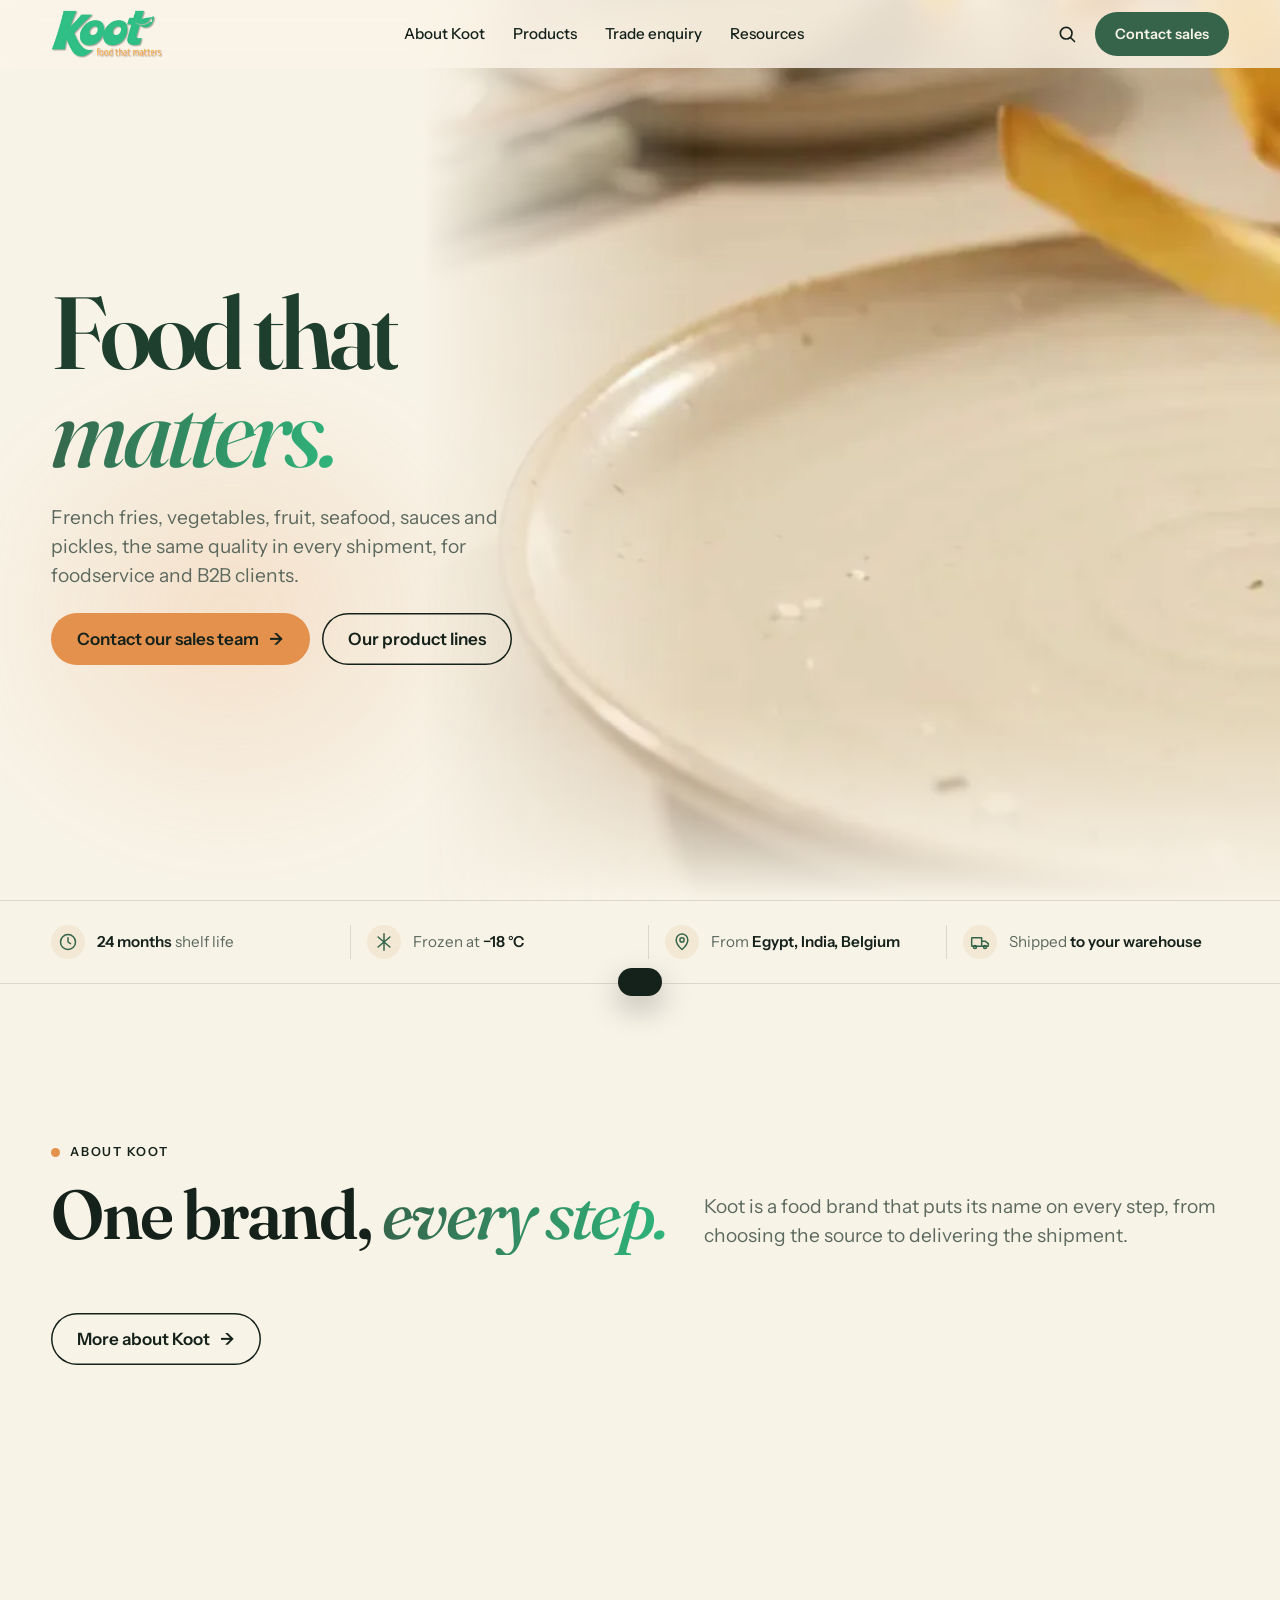
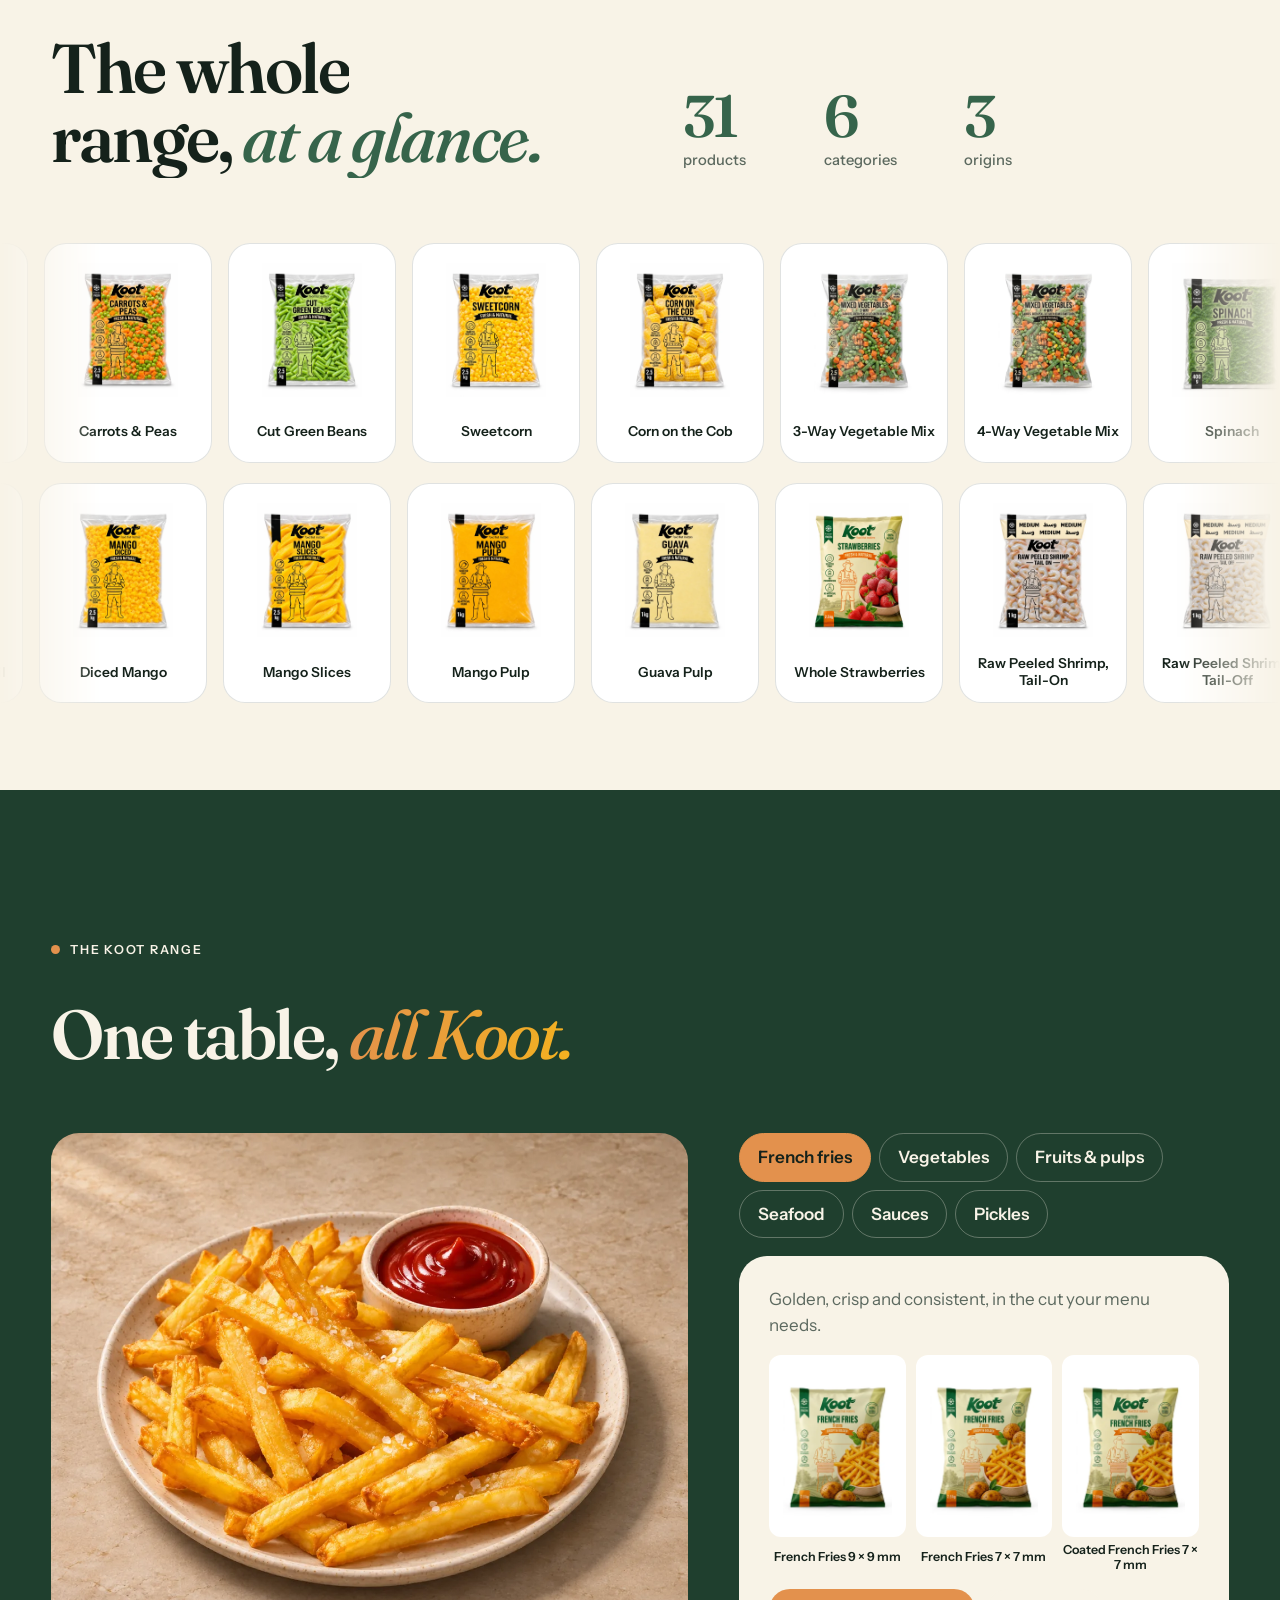
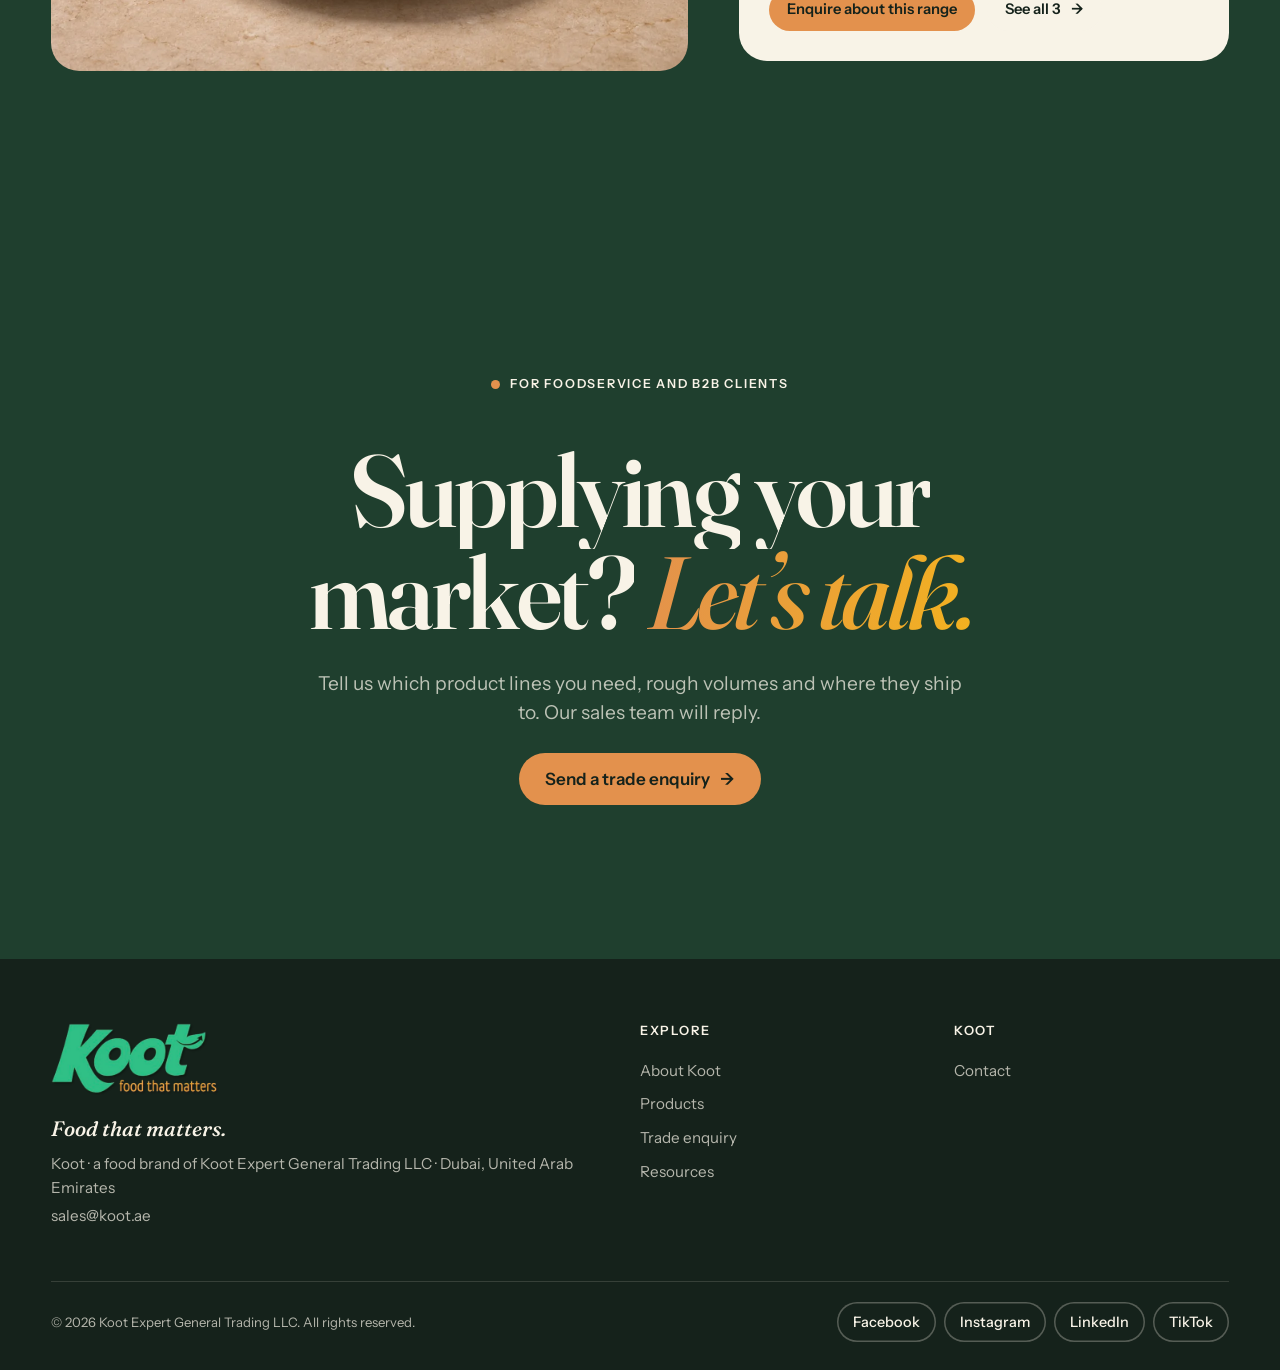
<file: index.html>
<!doctype html>
<html lang="en" dir="ltr">
<head>
<meta charset="utf-8">
<meta name="viewport" content="width=device-width,initial-scale=1">
<title>Koot · Food that matters</title>
<meta name="description" content="Koot, food that matters: French fries, vegetables, fruits and pulps, seafood, sauces and pickles for foodservice and B2B clients.">
<link rel="preconnect" href="https://fonts.googleapis.com">
<link rel="preconnect" href="https://fonts.gstatic.com" crossorigin>
<link href="https://fonts.googleapis.com/css2?family=Fraunces:ital,opsz,wght@0,9..144,400..800;1,9..144,400..600&family=Instrument+Sans:wght@400;500;600;700&display=swap" rel="stylesheet">
<link rel="stylesheet" href="assets/koot.css">
<link rel="icon" href="assets/img/favicon.png" type="image/png"><link rel="apple-touch-icon" href="assets/img/apple-touch-icon.png">
</head>
<body>
<main id="main">

<!-- 1. Opening scene -->
<section class="hero">
  <div class="hero-copy">
    <h1 data-ar="طعام له <em>معنى.</em>">Food that <em>matters.</em></h1>
    <p class="lead" data-ar="بطاطس مقلية وخضروات وفواكه ومأكولات بحرية وصلصات ومخللات، بجودة ثابتة في كل شحنة، لموزّعي خدمات الطعام والمستوردين وتجار الجملة.">French fries, vegetables, fruit, seafood, sauces and pickles, the same quality in every shipment, for foodservice and B2B clients.</p>
    <div class="btns">
      <a class="btn btn--orange" href="rfq.html"><span data-ar="تواصل مع فريق المبيعات">Contact our sales team</span> <span class="arr">→</span></a>
      <a class="btn btn--ghost" href="category.html" data-ar="خطوط منتجاتنا">Our product lines</a>
    </div>
  </div>
  <div class="hv" aria-hidden="true">
    <img class="hv-still" src="assets/img/food/hero-film.webp" alt="" width="1280" height="720" fetchpriority="high">
    <video class="hv-video" muted loop playsinline preload="none" poster="assets/img/food/hero-film.webp" data-src="assets/video/hero-film.mp4"></video>
  </div>
</section>
<ul class="facts" aria-label="Koot at a glance">
  <li><svg viewBox="0 0 24 24" aria-hidden="true"><circle cx="12" cy="12" r="9"/><path d="M12 7v5l3 2"/></svg><span data-ar="<b>24 شهراً</b> مدة الصلاحية"><b>24 months</b> shelf life</span></li>
  <li><svg viewBox="0 0 24 24" aria-hidden="true"><path d="M12 2v20M4.9 6l14.2 12M19.1 6 4.9 18"/></svg><span data-ar="مجمّدة عند <b>−18 °م</b>">Frozen at <b>−18 °C</b></span></li>
  <li><svg viewBox="0 0 24 24" aria-hidden="true"><path d="M12 21s-7-6.2-7-11.5A7 7 0 0 1 19 9.5C19 14.8 12 21 12 21z"/><circle cx="12" cy="9.5" r="2.5"/></svg><span data-ar="من <b>مصر والهند وبلجيكا</b>">From <b>Egypt, India, Belgium</b></span></li>
  <li><svg viewBox="0 0 24 24" aria-hidden="true"><path d="M2 7h12v10H2zM14 11h4l4 3v3h-8z"/><circle cx="6" cy="18" r="1.8"/><circle cx="18" cy="18" r="1.8"/></svg><span>Shipped <b>to your warehouse</b></span></li>
</ul>

<!-- 2. About Koot, the brand -->
<section class="sec" id="about">
  <div class="wrap">
    <div class="head head--split" data-reveal>
      <div><span class="eyebrow" data-ar="عن كوت">About Koot</span>
      <h2>One brand, <em>every step.</em></h2></div>
      <p class="lead" data-ar="كوت علامة أغذية تضع اسمها على كل خطوة، من اختيار المصدر إلى وصول الشحنة.">Koot is a food brand that puts its name on every step, from choosing the source to delivering the shipment.</p>
    </div>
    <div class="btns"><a class="btn btn--ghost" href="about.html">More about Koot <span class="arr">→</span></a></div>
  </div>
</section>

<!-- 3. The shelf: always moving -->
<section class="shelf" aria-label="The Koot range">
  <div class="wrap shelf-head" data-reveal>
    <h2 data-ar="المجموعة كلها، <em>في نظرة.</em>">The whole range, <em>at a glance.</em></h2>
    <div class="nums"><div><b data-n="products">0</b><span data-ar="منتج">products</span></div><div><b data-n="cats">0</b><span data-ar="فئات">categories</span></div><div><b data-n="origins">0</b><span data-ar="بلدان منشأ">origins</span></div></div>
  </div>
  <div class="mq" dir="ltr"><div class="mq-track" data-row="0"></div></div>
  <div class="mq mq--rev" dir="ltr"><div class="mq-track" data-row="1"></div></div>
</section>

<!-- 4. One table, all Koot: every category -->
<section class="sec sec--green" id="range">
  <div class="wrap">
    <div class="head" data-reveal>
      <span class="eyebrow" data-ar="منتجات كوت">The Koot range</span>
      <h2 data-ar="مائدة واحدة، <em>كلها كوت.</em>">One table, <em>all Koot.</em></h2>
    </div>
    <div class="ot">
      <div class="ot-img"></div>
      <div class="ot-side">
        <div class="ot-tabs" role="tablist"></div>
        <div class="ot-card" aria-live="polite"></div>
      </div>
    </div>
  </div>
</section>

<!-- 6. Trade enquiry -->
<section class="sec sec--green" id="contact">
  <div class="wrap cta" data-reveal>
    <span class="eyebrow">For foodservice and B2B clients</span>
    <h2 data-ar="نورّد لسوقك؟ <em>لنتحدث.</em>">Supplying your market? <em>Let’s talk.</em></h2>
    <p class="lead" style="text-align:center" data-ar="أخبرنا بالفئات التي تهمّك والكميات التقريبية ووجهة الشحن، وسيرد عليك فريق المبيعات.">Tell us which product lines you need, rough volumes and where they ship to. Our sales team will reply.</p>
    <div class="btns" style="justify-content:center">
      <a class="btn btn--orange" href="rfq.html"><span data-ar="أرسل استفساراً تجارياً">Send a trade enquiry</span> <span class="arr">→</span></a>
    </div>
  </div>
</section>
</main>

<script src="assets/products.js"></script>
<script src="assets/data.js"></script>
<script src="assets/art.js"></script>
<script src="assets/koot.js"></script>
<script src="assets/extras.js"></script>
<script>
(function () {
  var K = KOOT;

  /* hero: silent looping film over a still of the final spread */
  (function () {
    var hv = document.querySelector('.hv'), v = hv.querySelector('video');
    if (matchMedia('(prefers-reduced-motion: reduce)').matches || (navigator.connection && navigator.connection.saveData)) return;
    v.addEventListener('playing', function () { hv.classList.add('has-video'); });
    v.addEventListener('error', function () { v.remove(); }, true);
    var src = document.createElement('source'); src.src = v.dataset.src; src.type = 'video/mp4';
    src.addEventListener('error', function () { v.remove(); });
    v.appendChild(src); v.preload = 'auto'; v.load();
    var p = v.play(); if (p && p.catch) p.catch(function () {});
  })();

  var foodPhoto = { fries: 'fries-closeup', vegetables: 'veg-bowl', fruits: 'table-fruits', seafood: 'table-shrimp', sauces: 'table-sauces', pickles: 'table-pickles' };
  var cur = 0, timer = null, calm = matchMedia('(prefers-reduced-motion: reduce)').matches;
  function ar() { return K.lang === 'ar'; }
  function table() {
    document.querySelector('.ot-img').innerHTML = K.cats.map(function (c, i) {
      return '<img src="assets/img/food/' + foodPhoto[c.id] + '.webp" alt="' + c.en + '"' + (i ? ' loading="lazy"' : '') + (i === cur ? ' class="on"' : '') + '>';
    }).join('');
    document.querySelector('.ot-tabs').innerHTML = K.cats.map(function (c, i) {
      return '<button type="button" role="tab" data-i="' + i + '" aria-selected="' + (i === cur) + '">' + (ar() ? c.ar : c.en) + '</button>';
    }).join('');
    card();
  }
  function card() {
    var c = K.cats[cur], ps = K.list.filter(function (p) { return p.cat === c.id; }), more = ps.length - 6;
    document.querySelector('.ot-card').innerHTML = '<p>' + K.t(c.line) + '</p><div class="ot-thumbs">' + ps.slice(0, 6).map(function (p) {
      return '<a href="product.html?p=' + p.id + '"><img src="' + K.src(p.image, 600) + '" alt="" loading="lazy"><span>' + (ar() ? p.ar : p.en) + '</span></a>';
    }).join('') + '</div><div class="btns"><button class="btn btn--orange btn--sm" type="button" data-addcat="' + c.id + '"></button><a class="btn btn--sm btn--light" href="category.html?cat=' + c.id + '">' + (ar() ? 'كل ' + ps.length + ' منتجاً' : 'See all ' + ps.length + (more > 0 ? '' : '')) + ' <span class="arr">→</span></a></div>';
    K.refresh();
  }
  function go(i) {
    cur = (i + K.cats.length) % K.cats.length;
    document.querySelectorAll('.ot-img img').forEach(function (m, k) { m.classList.toggle('on', k === cur); });
    document.querySelectorAll('.ot-tabs button').forEach(function (b, k) { b.setAttribute('aria-selected', k === cur); });
    card();
  }
  function run() { clearInterval(timer); if (!calm) timer = setInterval(function () { go(cur + 1); }, 4500); }
  var ot = document.querySelector('.ot');
  ot.addEventListener('click', function (e) { var b = e.target.closest('.ot-tabs button'); if (b) { go(+b.dataset.i); run(); } });
  ['pointerenter', 'focusin'].forEach(function (ev) { ot.addEventListener(ev, function () { clearInterval(timer); }); });
  ['pointerleave', 'focusout'].forEach(function (ev) { ot.addEventListener(ev, run); });
  document.addEventListener('koot:lang', table); table(); run();

  function shelf() {
    /* row 1: fries and vegetables; row 2 starts at fruits */
    var half = K.list.findIndex(function (p) { return p.cat === 'fruits'; }); if (half < 1) half = Math.ceil(K.list.length / 2);
    document.querySelectorAll('.mq-track').forEach(function (t) {
      var items = +t.dataset.row ? K.list.slice(half) : K.list.slice(0, half);
      var h = items.map(function (p) { return '<a class="mq-card" href="product.html?p=' + p.id + '"><img src="' + K.src(p.image, 600) + '" alt="" loading="lazy" width="144" height="176"><span>' + (K.lang === 'ar' ? p.ar : p.en) + '</span></a>'; }).join('');
      t.innerHTML = h + h.replace(/<a /g, '<a tabindex="-1" aria-hidden="true" ');
    });
  }
  var org = {}, skus = 0; K.list.forEach(function (p) { p.variants.forEach(function (v) { skus++; org[v.origin] = 1; }); });
  var n = { products: K.list.length, skus: skus, cats: K.cats.length, origins: Object.keys(org).length };
  document.querySelectorAll('.nums [data-n]').forEach(function (e) { e.dataset.countTo = n[e.dataset.n]; e.textContent = n[e.dataset.n]; });
  document.addEventListener('koot:lang', shelf); shelf();

  (function () {
    document.querySelectorAll('.mq').forEach(function (m) {
      var down = false, sx = 0, sl = 0, moved = false;
      function wrap() { var t = m.firstElementChild, half = (t.scrollWidth + 16) / 2; if (m.scrollLeft >= half) m.scrollLeft -= half; else if (m.scrollLeft <= 0) m.scrollLeft += half; }
      m.addEventListener('scroll', wrap, { passive: true });
      setTimeout(function () { var h = (m.firstElementChild.scrollWidth + 16) / 2; m.scrollLeft = m.classList.contains('mq--rev') ? h - 1 : h / 2; }, 0);   /* reverse row opens with its first card (fruits) at the start */
      m.addEventListener('pointerdown', function (e) { if (e.pointerType === 'touch') return; down = true; moved = false; sx = e.clientX; sl = m.scrollLeft; });
      addEventListener('pointermove', function (e) { if (!down) return; var d = e.clientX - sx; if (Math.abs(d) > 4) { moved = true; m.classList.add('drag'); } if (moved) m.scrollLeft = sl - d; });
      addEventListener('pointerup', function () { down = false; m.classList.remove('drag'); });
      m.addEventListener('click', function (e) { if (moved) { e.preventDefault(); moved = false; } }, true);
      var rev = m.classList.contains('mq--rev'), speed = rev ? -0.4 : 0.5, idle = 0, pos = null;
      function hold() { idle = performance.now() + 2000; pos = null; }
      ['pointerdown', 'wheel', 'touchstart', 'touchmove', 'focusin'].forEach(function (ev) { m.addEventListener(ev, hold, { passive: true }); });
      m.addEventListener('pointerenter', function (e) { if (e.pointerType === 'mouse') hold(); });
      m.addEventListener('pointermove', function (e) { if (e.pointerType === 'mouse') hold(); });
      var reduce = matchMedia('(prefers-reduced-motion: reduce)').matches;
      (function step() {
        if (!reduce && !down && performance.now() > idle) {
          /* keep our own position and wrap it here: the reverse row used to sit at 0, where scrolling back does nothing and no scroll event fires */
          var half = (m.firstElementChild.scrollWidth + 16) / 2;
          if (pos === null || Math.abs(m.scrollLeft - pos) > 40) pos = m.scrollLeft;
          pos += speed; if (pos <= 0) pos += half; else if (pos >= half) pos -= half;
          m.scrollLeft = pos;
        }
        requestAnimationFrame(step);
      })();
    });
  })();
  K.boot(); if (K.countUp) K.countUp();
})();
</script>
</body>
</html>
</file>
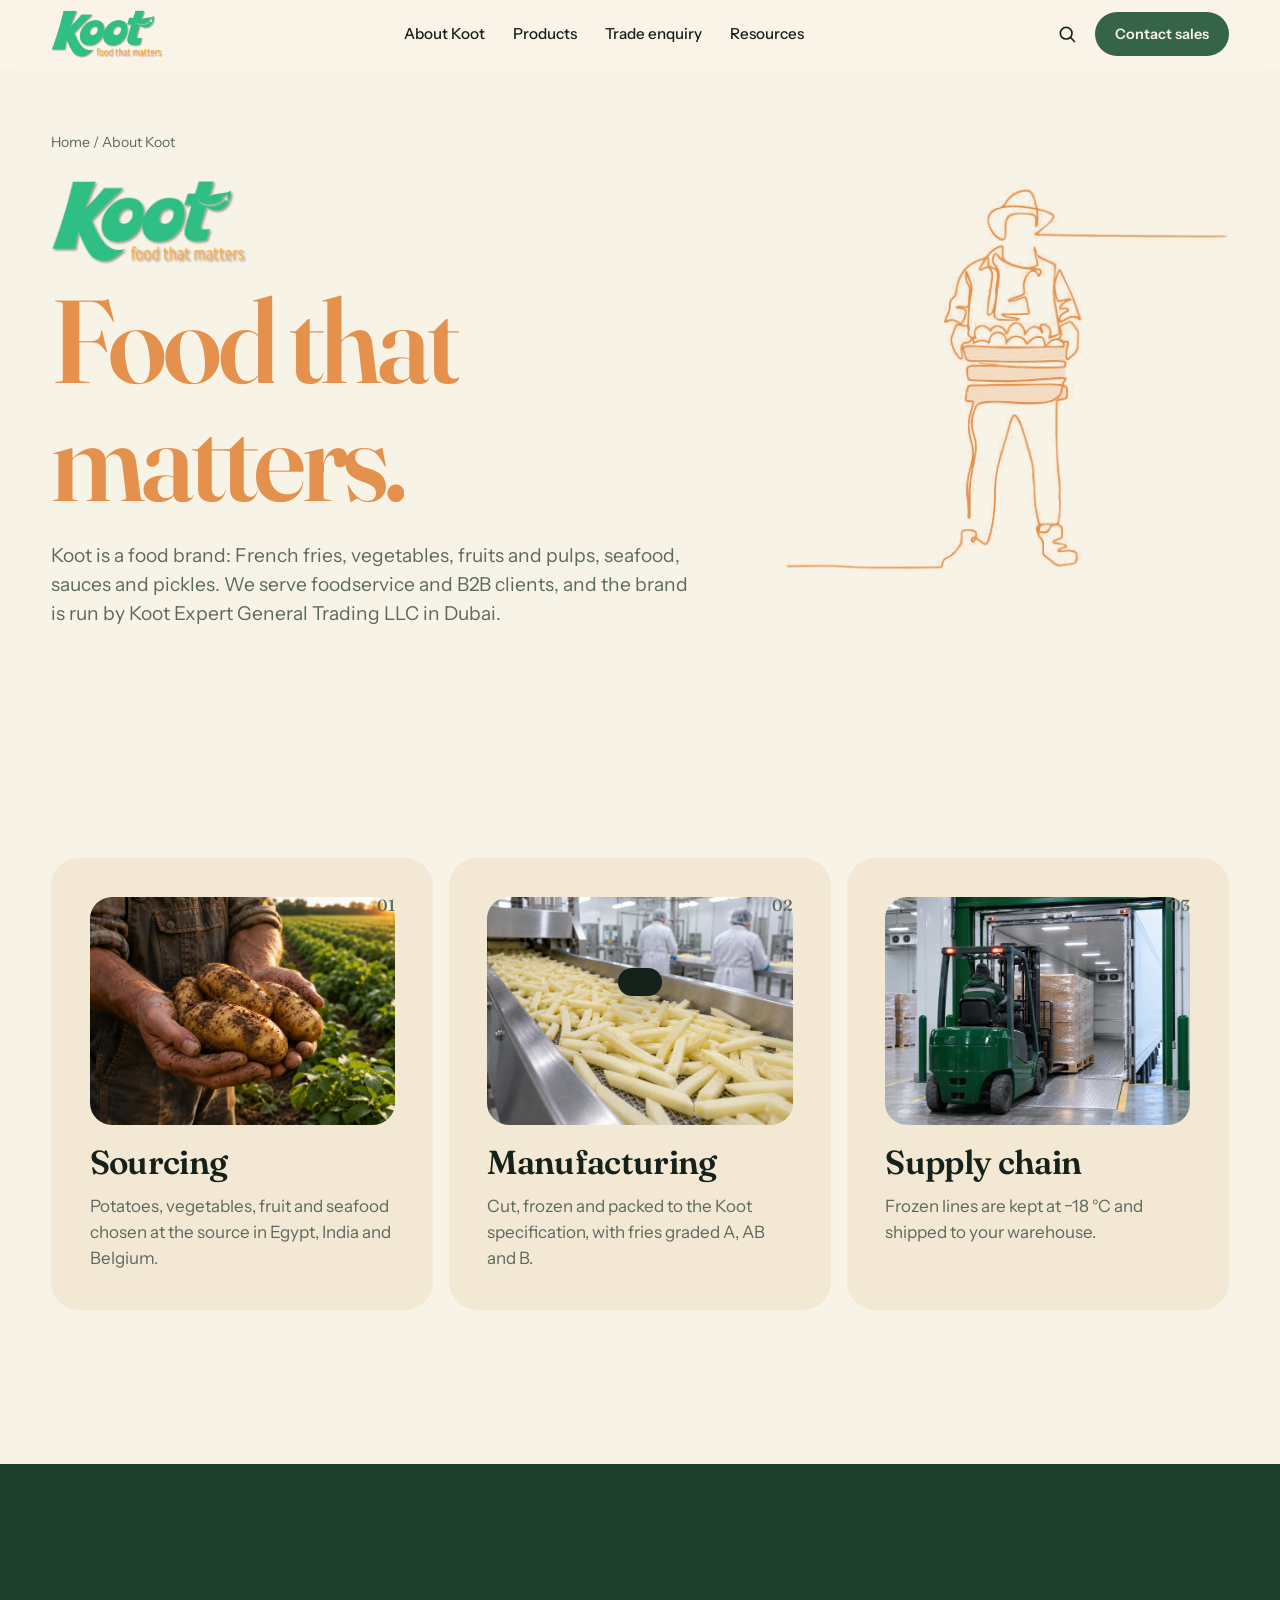
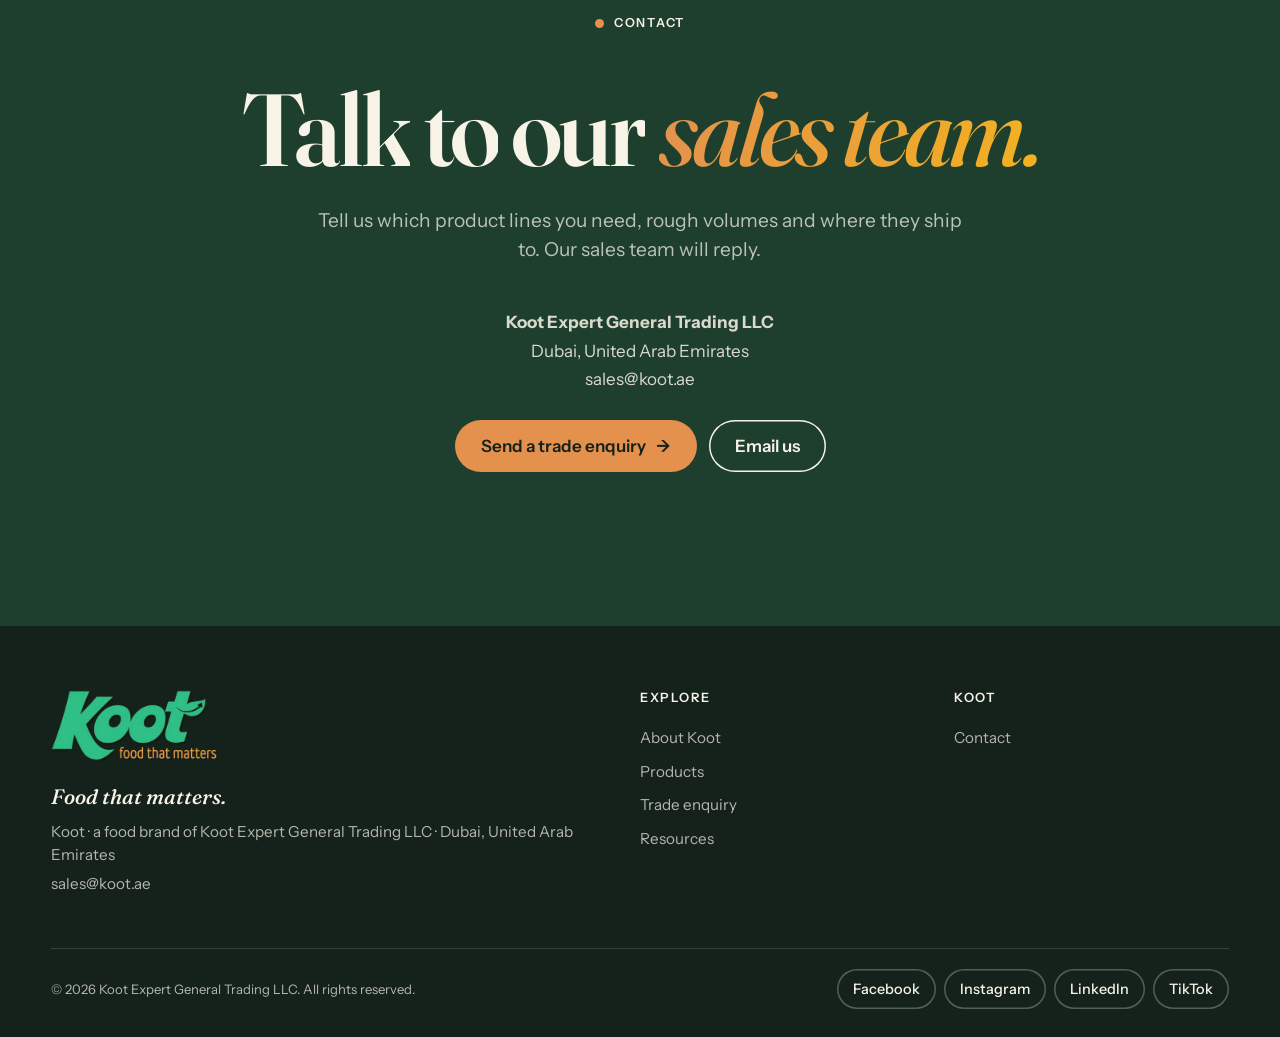
<file: about.html>
<!doctype html>
<html lang="en" dir="ltr">
<head>
<meta charset="utf-8">
<meta name="viewport" content="width=device-width,initial-scale=1">
<title>About Koot · Koot</title>
<meta name="description" content="Koot is a food brand: sourcing, manufacturing and supply chain for foodservice and B2B clients.">
<link rel="preconnect" href="https://fonts.googleapis.com">
<link rel="preconnect" href="https://fonts.gstatic.com" crossorigin>
<link href="https://fonts.googleapis.com/css2?family=Fraunces:ital,opsz,wght@0,9..144,400..800;1,9..144,400..600&family=Instrument+Sans:wght@400;500;600;700&display=swap" rel="stylesheet">
<link rel="stylesheet" href="assets/koot.css">
<link rel="icon" href="assets/img/favicon.png" type="image/png"><link rel="apple-touch-icon" href="assets/img/apple-touch-icon.png">
</head>
<body>
<main id="main">
<section class="about-hero">
  <div class="wrap about-grid">
    <div>
      <p class="crumbs"><a href="index.html" data-ar="الرئيسية">Home</a> / <span data-ar="عن كوت">About Koot</span></p>
      <img class="brandmark-logo" src="assets/img/koot-logo.webp" alt="Koot" width="168" height="72">
      <h1 style="color:var(--orange)" data-ar="طعام له معنى.">Food that matters.</h1>
      <p class="lead" style="margin-top:24px" data-ar="كوت علامة أغذية: بطاطس مقلية وخضروات وفواكه ولبّ ومأكولات بحرية وصلصات ومخللات. نخدم موزّعي خدمات الطعام والمستوردين وتجار الجملة، وتُدار العلامة من كوت إكسبرت للتجارة العامة في دبي.">Koot is a food brand: French fries, vegetables, fruits and pulps, seafood, sauces and pickles. We serve foodservice and B2B clients, and the brand is run by Koot Expert General Trading LLC in Dubai.</p>
    </div>
    <img class="farmer" src="assets/img/food/farmer-line.webp" alt="" loading="lazy">
  </div>
</section>
<section class="sec" id="quality">
  <div class="wrap">
    <div class="pillars">
      <article data-reveal><img class="pillar-img" src="assets/img/about/sourcing.webp" alt="" loading="lazy" onerror="this.remove()"><b>01</b><h3 data-ar="التوريد">Sourcing</h3><p data-ar="بطاطس وخضروات وفواكه ومأكولات بحرية نختارها من المصدر في مصر والهند وبلجيكا.">Potatoes, vegetables, fruit and seafood chosen at the source in Egypt, India and Belgium.</p></article>
      <article data-reveal="2"><img class="pillar-img" src="assets/img/about/manufacturing.webp" alt="" loading="lazy" onerror="this.remove()"><b>02</b><h3 data-ar="التصنيع">Manufacturing</h3><p data-ar="تُقطّع وتُجمّد وتُعبّأ وفق مواصفات كوت، مع بطاطس مقلية بدرجات A وAB وB.">Cut, frozen and packed to the Koot specification, with fries graded A, AB and B.</p></article>
      <article data-reveal="3"><img class="pillar-img" src="assets/img/about/supply-chain.webp" alt="" loading="lazy" onerror="this.remove()"><b>03</b><h3 data-ar="سلسلة الإمداد">Supply chain</h3><p data-ar="تُحفظ الأصناف المجمدة عند −18 °م وتُورَّد بالكرتون أو المنصة أو الحاوية.">Frozen lines are kept at −18 °C and shipped to your warehouse.</p></article>
    </div>
  </div>
</section>
<section class="sec sec--green" id="contact">
  <div class="wrap cta" data-reveal>
    <span class="eyebrow" data-ar="تواصل معنا">Contact</span>
    <h2 data-ar="تحدّث مع <em>فريق المبيعات.</em>">Talk to our <em>sales team.</em></h2>
    <p class="lead" style="text-align:center" data-ar="أخبرنا بخطوط المنتجات التي تهمّك والكميات التقريبية ووجهة الشحن، وسيرد عليك فريق المبيعات.">Tell us which product lines you need, rough volumes and where they ship to. Our sales team will reply.</p>
    <p class="addr" style="text-align:center;margin-top:18px"><strong>Koot Expert General Trading LLC</strong><br><span data-ar="دبي، الإمارات العربية المتحدة">Dubai, United Arab Emirates</span><br><a href="mailto:sales@koot.ae">sales@koot.ae</a></p>
    <div class="btns" style="justify-content:center">
      <a class="btn btn--orange" href="rfq.html"><span data-ar="أرسل استفساراً تجارياً">Send a trade enquiry</span> <span class="arr">→</span></a>
      <a class="btn btn--ghost" href="mailto:sales@koot.ae" data-ar="راسلنا بالبريد">Email us</a>
    </div>
  </div>
</section>
</main>
<script src="assets/products.js"></script>
<script src="assets/data.js"></script>
<script src="assets/art.js"></script>
<script src="assets/koot.js"></script>
<script src="assets/extras.js"></script>
<script>
(function () {
  var K = KOOT;
    K.boot();
})();
</script>
</body>
</html>
</file>
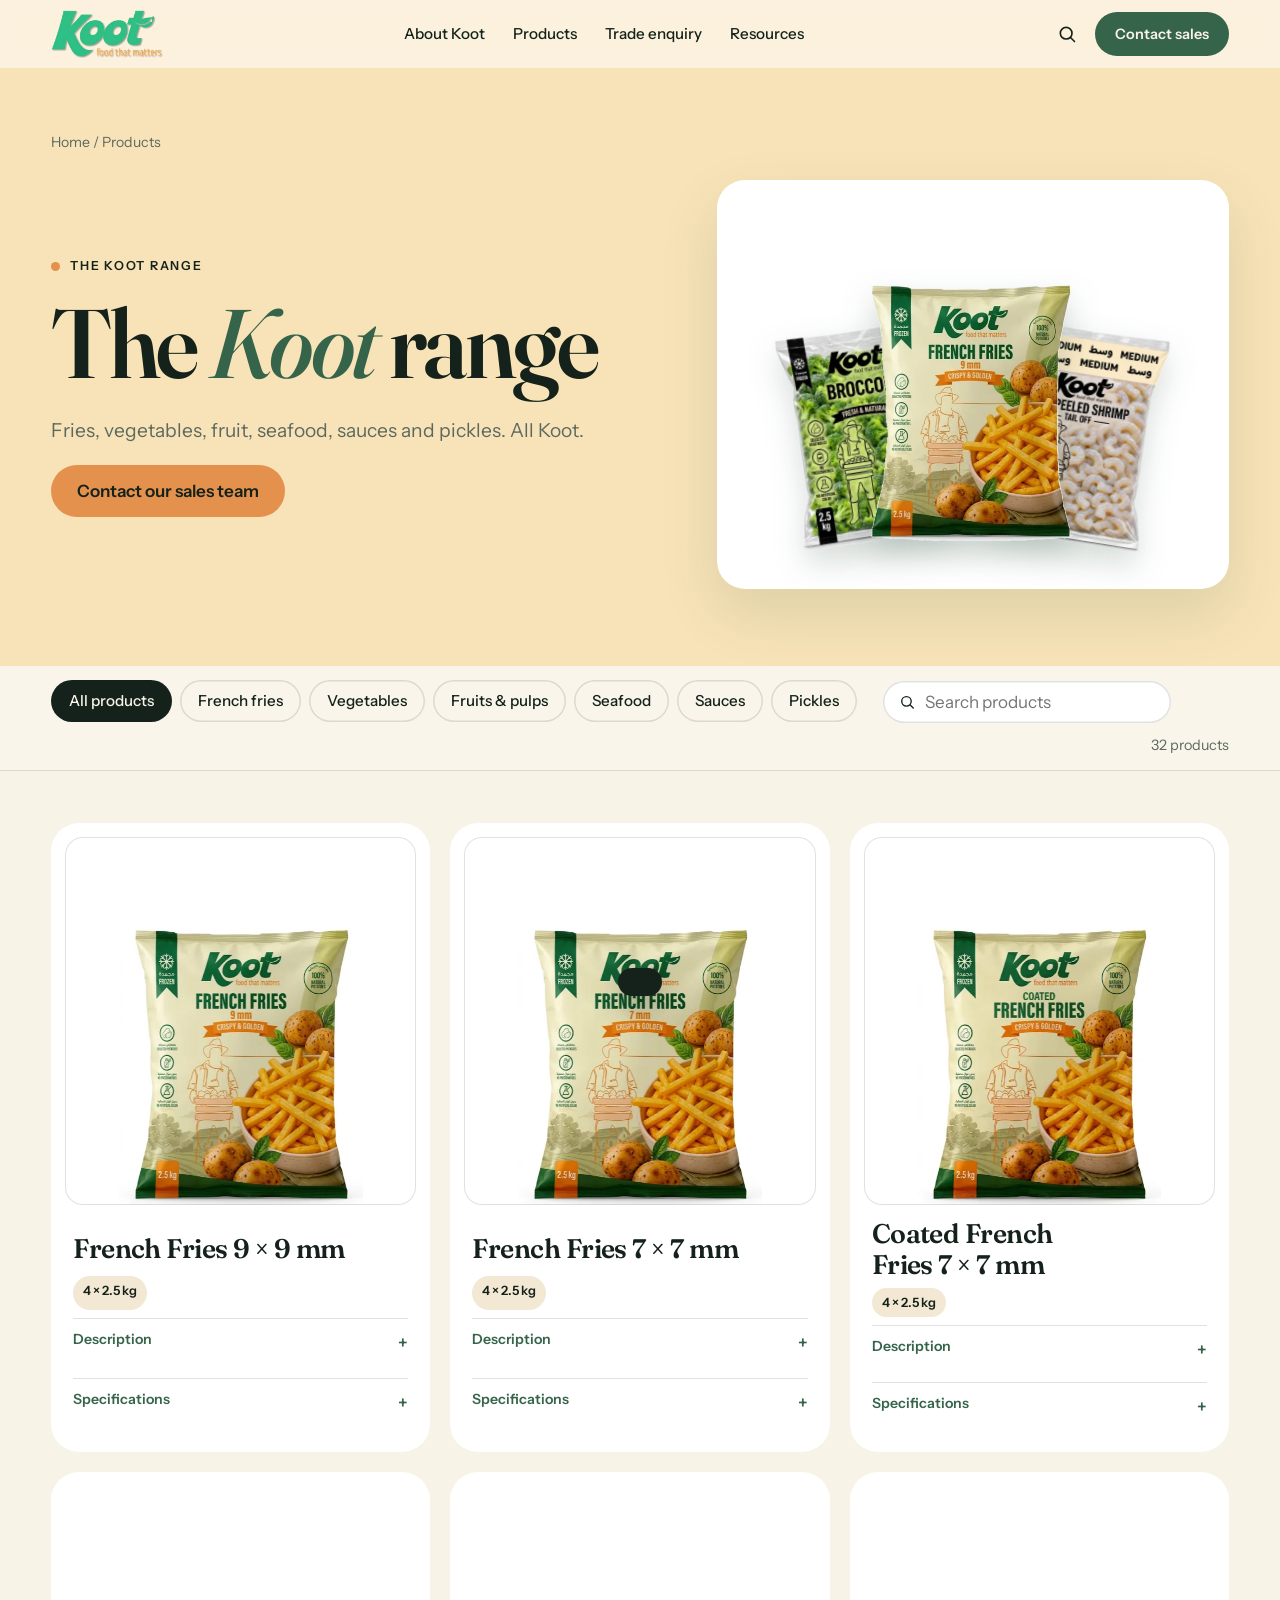
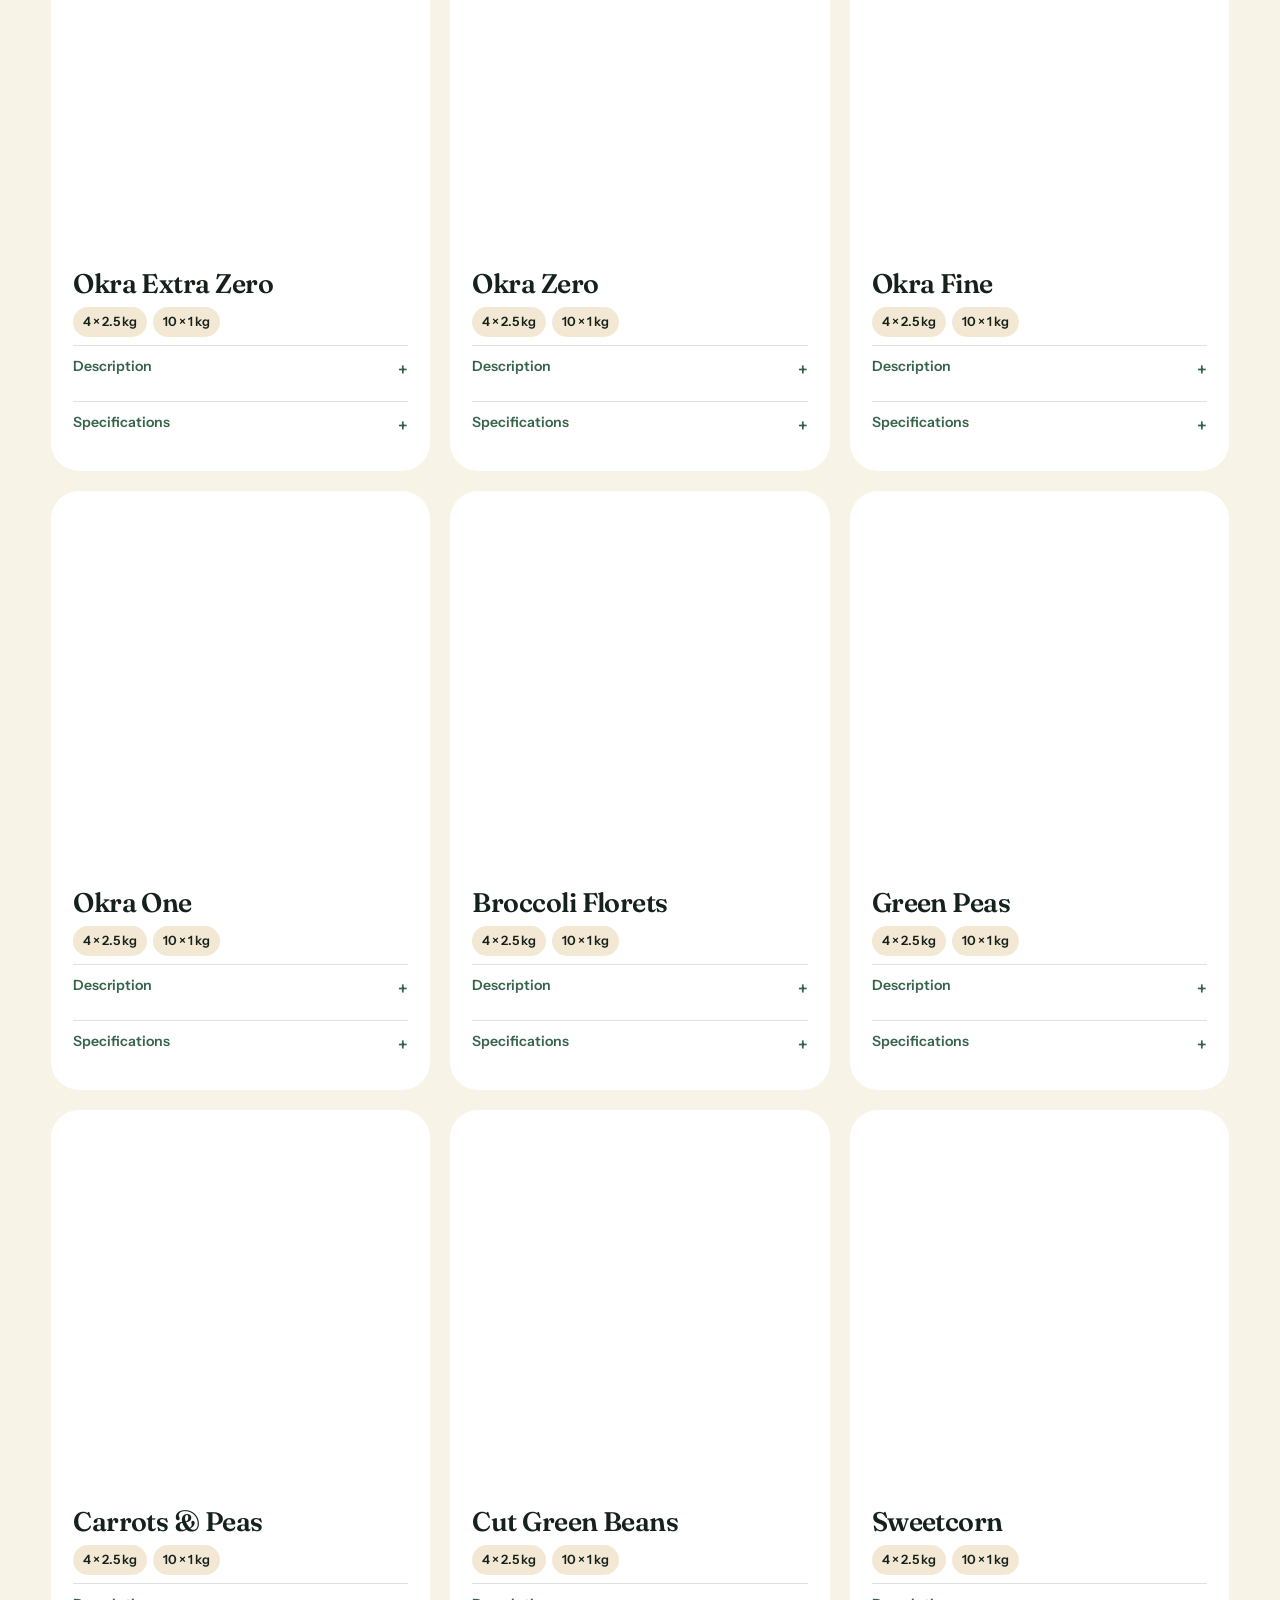
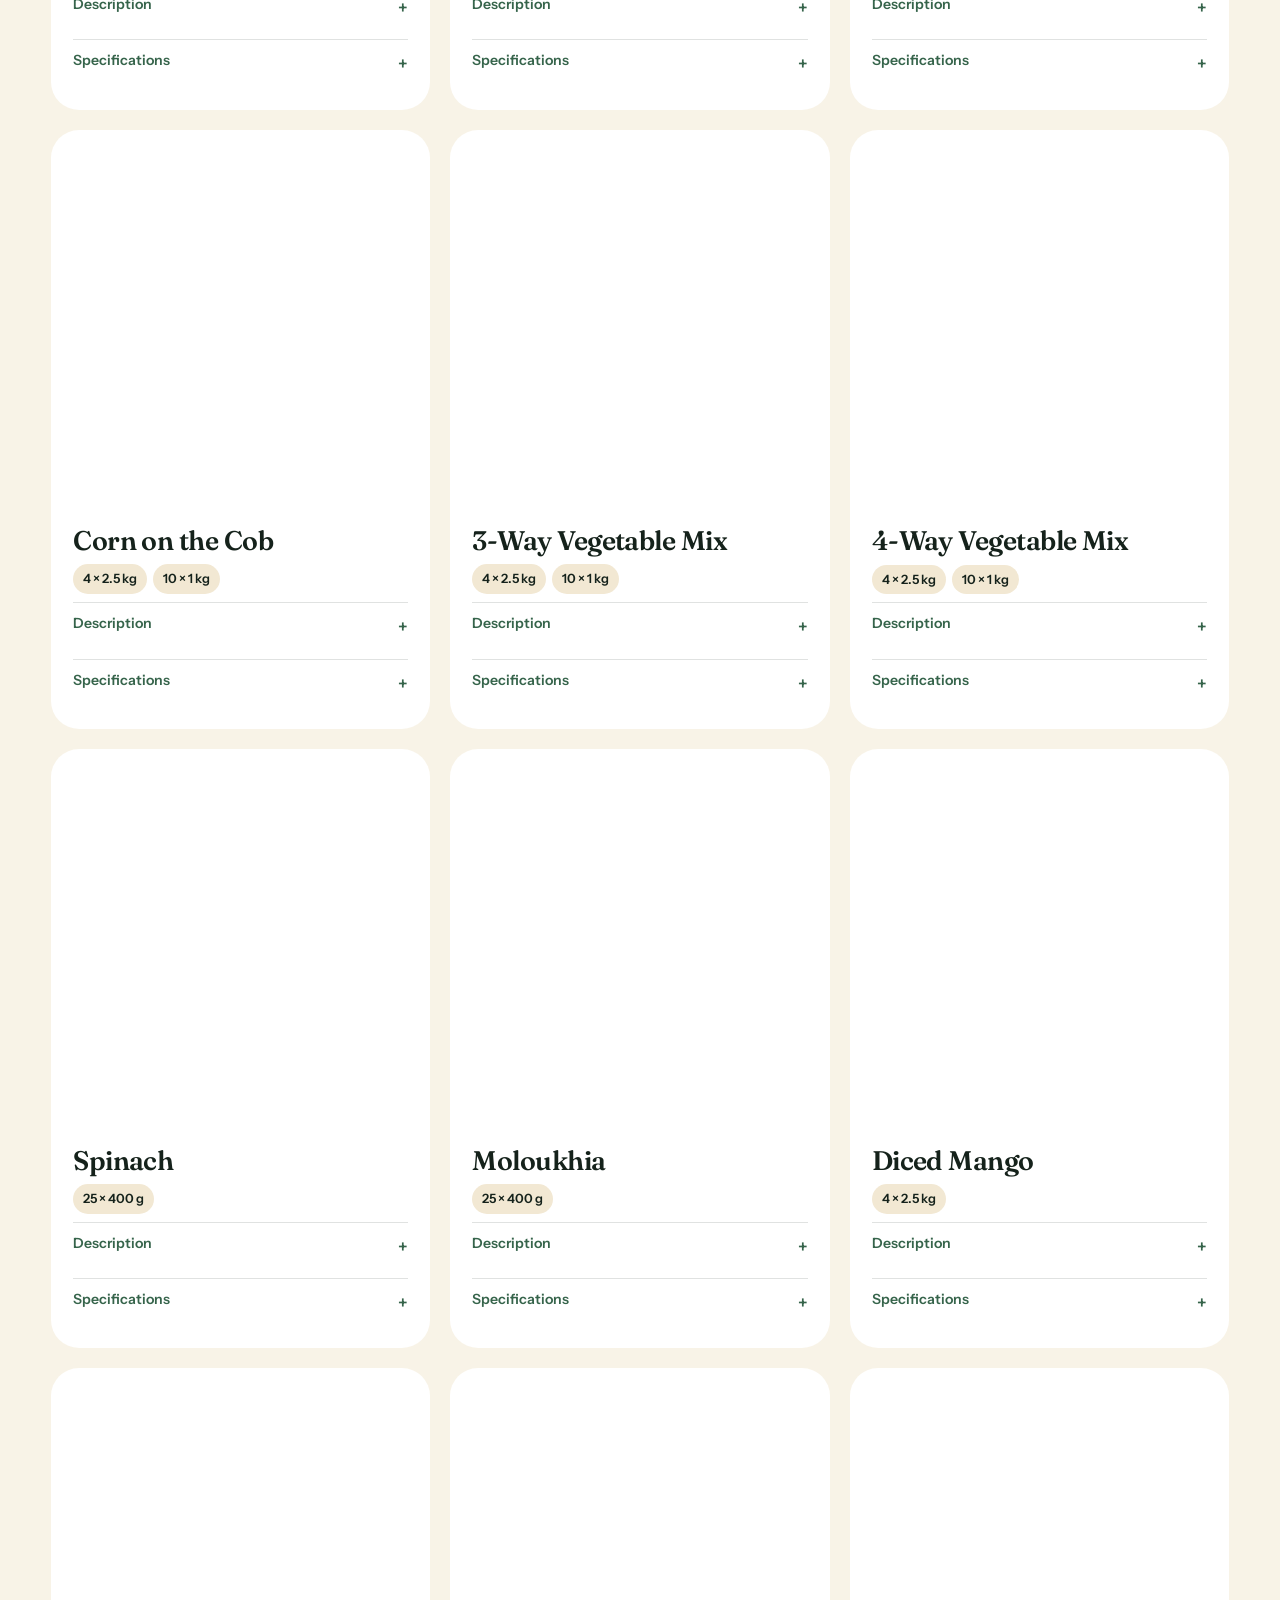
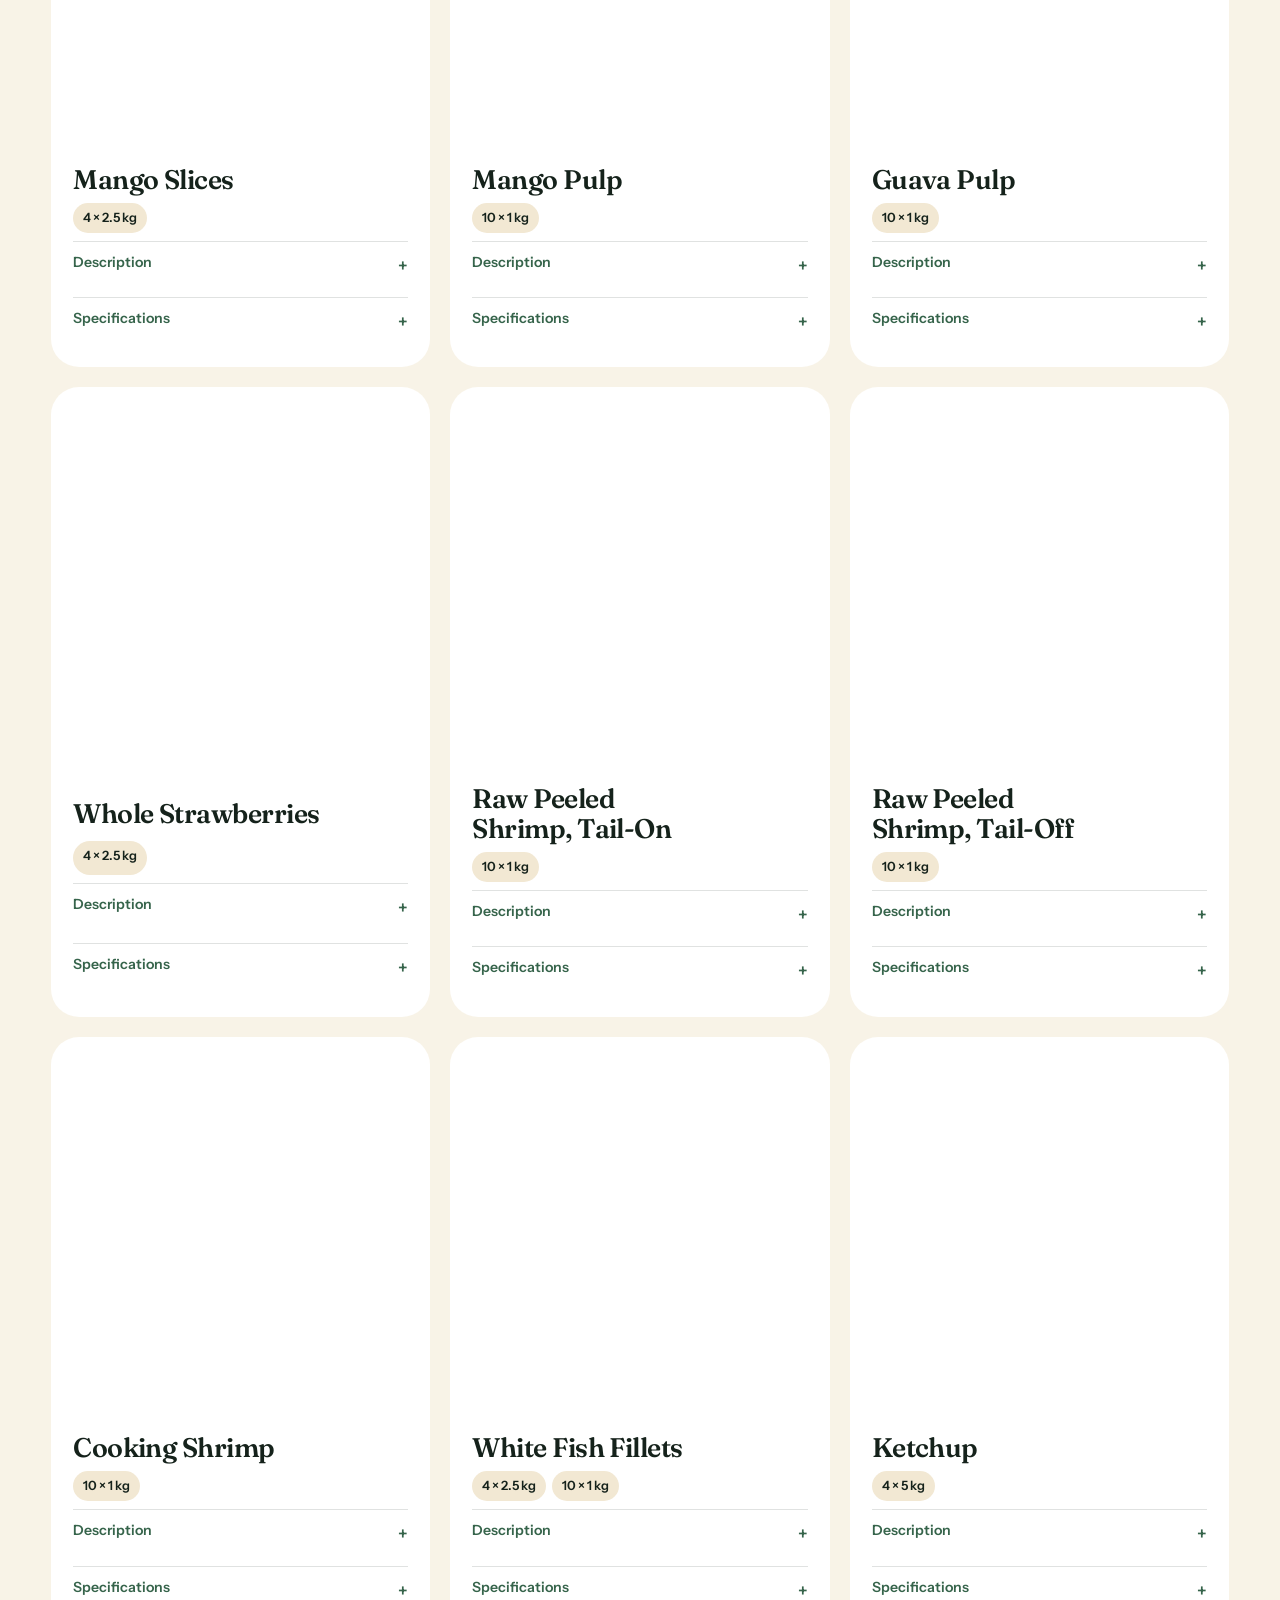
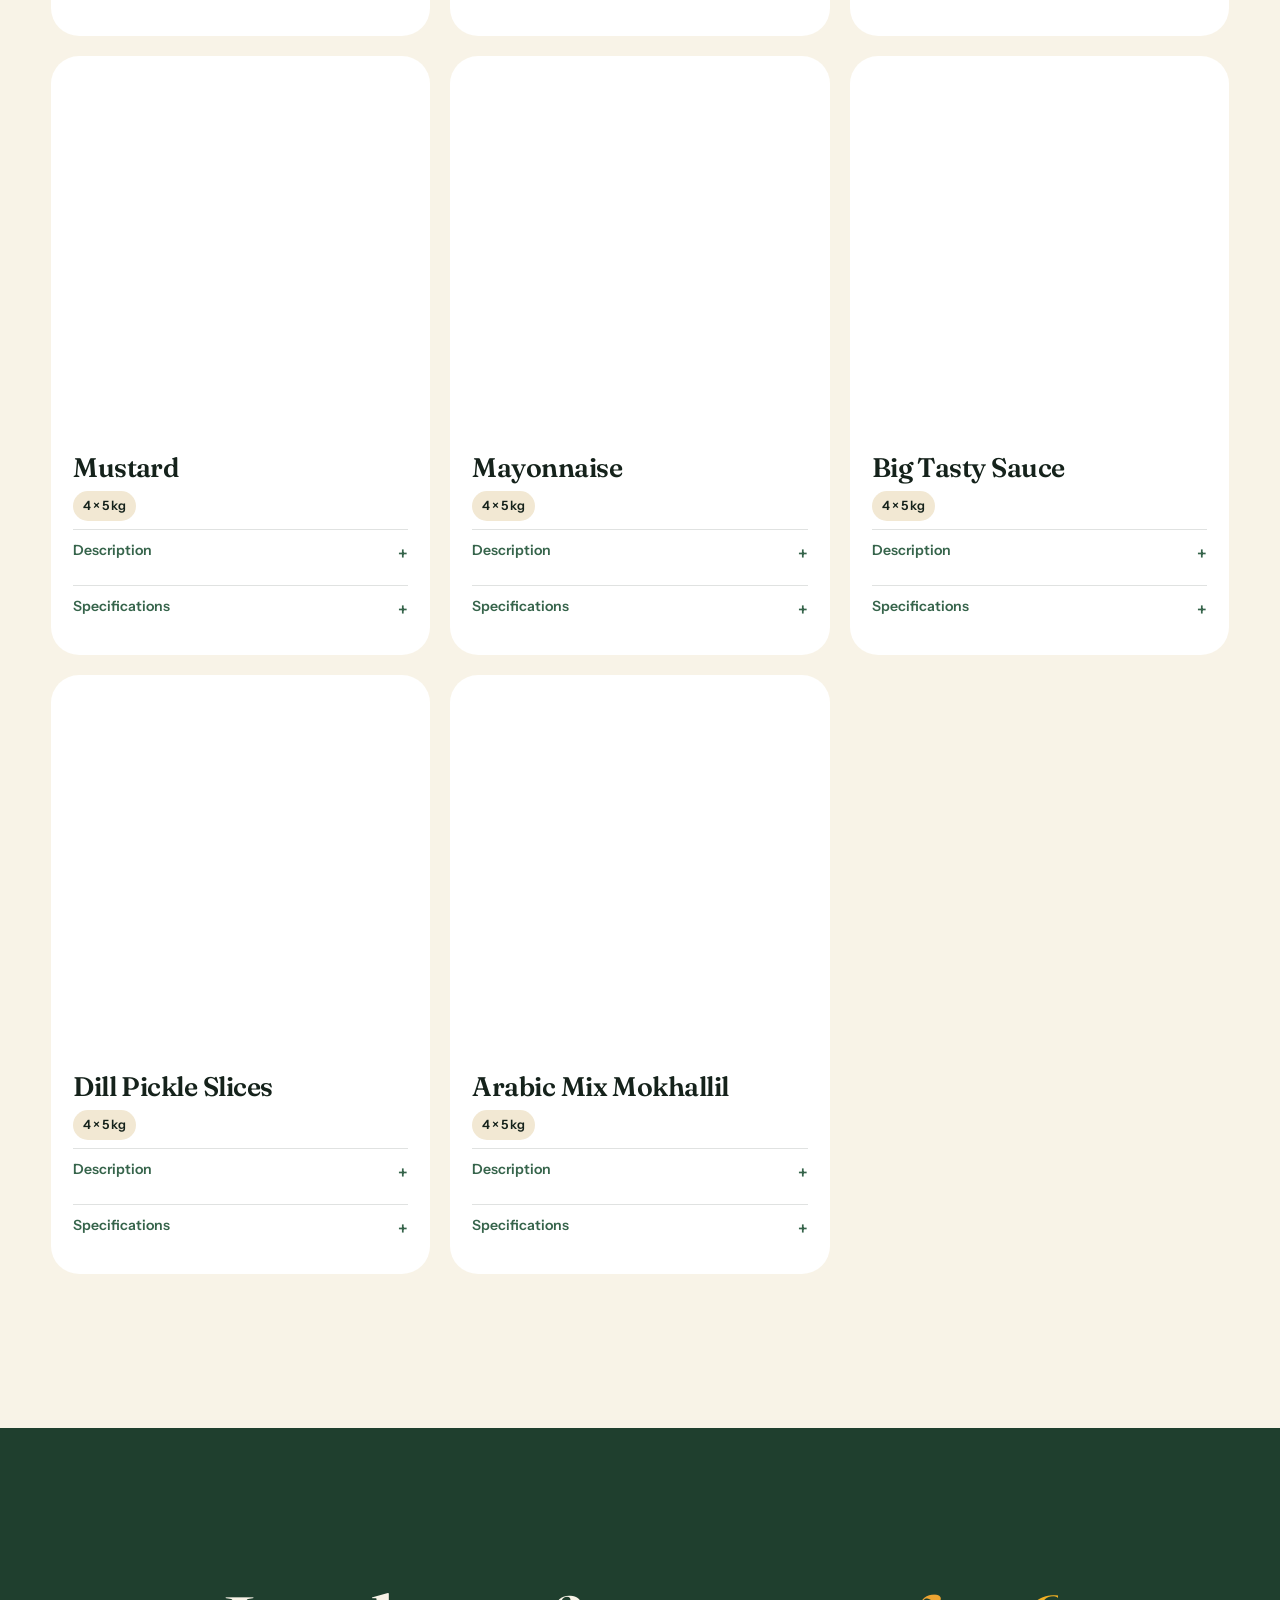
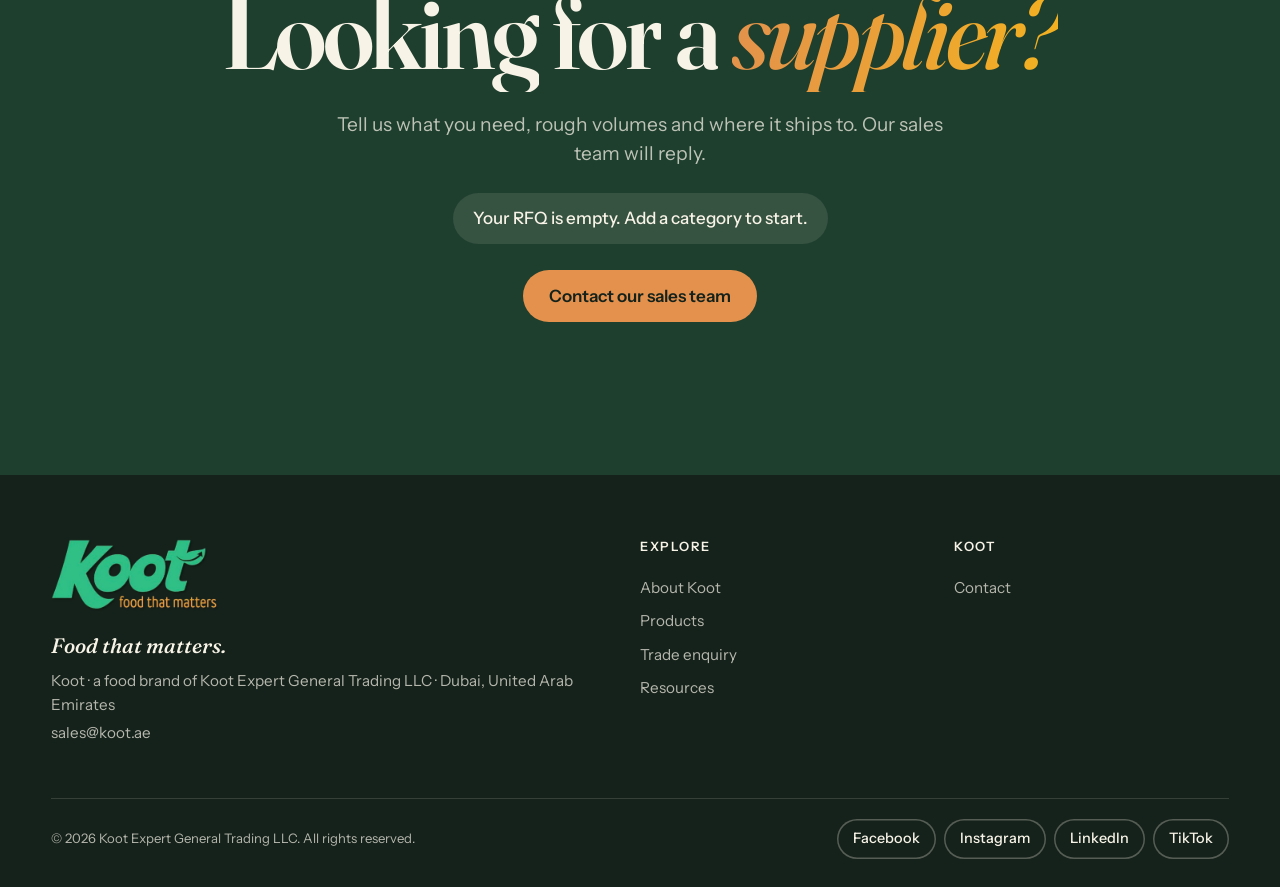
<file: category.html>
<!doctype html>
<html lang="en" dir="ltr">
<head>
<meta charset="utf-8">
<meta name="viewport" content="width=device-width,initial-scale=1">
<title>Products · Koot</title>
<meta name="description" content="The Koot range: frozen French fries, vegetables, fruits and pulps, seafood, sauces and pickles.">
<link rel="preconnect" href="https://fonts.googleapis.com">
<link rel="preconnect" href="https://fonts.gstatic.com" crossorigin>
<link href="https://fonts.googleapis.com/css2?family=Fraunces:ital,opsz,wght@0,9..144,400..800;1,9..144,400..600&family=Instrument+Sans:wght@400;500;600;700&display=swap" rel="stylesheet">
<link rel="stylesheet" href="assets/koot.css">
<link rel="icon" href="assets/img/favicon.png" type="image/png"><link rel="apple-touch-icon" href="assets/img/apple-touch-icon.png">
</head>
<body>
<main id="main">
<section class="chero" id="chero">
  <div class="wrap">
    <p class="crumbs"><a href="index.html" data-ar="الرئيسية">Home</a> / <a href="category.html" data-ar="المنتجات">Products</a><span class="crumb-c"></span></p>
    <div class="chero-grid">
      <div>
        <span class="eyebrow" data-ar="منتجات كوت">The Koot range</span>
        <h1 class="c-title"></h1>
        <p class="lead c-line"></p>
        <div class="btns c-cta"></div>
      </div>
      <div class="chero-art" aria-hidden="true"><div class="fan"></div></div>
    </div>
  </div>
</section>

<div class="filters">
  <div class="wrap">
    <div class="cat-tabs" role="tablist" aria-label="Categories"></div>
    <label class="find"><svg viewBox="0 0 24 24" width="18" height="18" fill="none" stroke="currentColor" stroke-width="2" stroke-linecap="round" aria-hidden="true"><circle cx="11" cy="11" r="7"/><path d="M16.5 16.5L21 21"/></svg><input type="search" id="q" placeholder="Search products" data-ar-ph="ابحث عن منتج" aria-label="Search products"></label>
    <span class="count" aria-live="polite"></span>
  </div>
</div>

<section class="sec" style="padding-top:clamp(28px,4vw,56px)">
  <div class="wrap"><div class="grid"></div></div>
</section>

<section class="sec sec--green">
  <div class="wrap cta" data-reveal>
    <h2 data-ar="تبحث عن <em>مورّد؟</em>">Looking for a <em>supplier?</em></h2>
    <p class="lead" style="text-align:center" data-ar="أخبرنا بما تحتاجه والكميات ووجهة الشحن، وسيرد عليك فريق المبيعات.">Tell us what you need, rough volumes and where it ships to. Our sales team will reply.</p>
    <p class="pill" data-sel-summary></p>
    <a class="btn btn--orange" href="rfq.html" data-ar="تواصل مع فريق المبيعات">Contact our sales team</a>
  </div>
</section>
</main>


<script src="assets/products.js"></script>
<script src="assets/data.js"></script>
<script src="assets/art.js"></script>
<script src="assets/koot.js"></script>
<script src="assets/extras.js"></script>
<script>
(function () {
  var K = KOOT, $ = function (s) { return document.querySelector(s); };
  var params = new URLSearchParams(location.search);
  var st = { cat: K.cat(params.get('cat')) ? params.get('cat') : 'all', q: '' };
  var grid = $('.grid');
  function ar() { return K.lang === 'ar'; }
  function nm(p) { return ar() ? p.ar : p.en; }
  function inCat() { return K.list.filter(function (p) { return st.cat === 'all' || p.cat === st.cat; }); }
  function match(p) {
    if (!st.q) return true;
    var h = (p.en + ' ' + p.ar + ' ' + p.variants.map(function (v) { return v.sku + ' ' + v.desc_en; }).join(' ')).toLowerCase();
    return h.indexOf(st.q.toLowerCase()) > -1;
  }
  function drawTabs() {
    var all = [{ id: 'all', en: 'All products', ar: 'كل المنتجات' }].concat(K.cats);
    $('.cat-tabs').innerHTML = all.map(function (c) {
      return '<button class="chip" type="button" role="tab" data-cat="' + c.id + '" aria-pressed="' + (c.id === st.cat) + '">' + nm(c) + '</button>';
    }).join('');
  }
  function drawHero() {
    var c = st.cat === 'all' ? null : K.cat(st.cat), base = inCat();
    $('#chero').style.setProperty('--accent', c ? c.accent : '#F3B21F');
    $('.c-title').innerHTML = c ? nm(c) : (ar() ? 'مجموعة <em>كوت</em>' : 'The <em>Koot</em> range');
    $('.c-line').textContent = c ? K.t(c.line) : (ar() ? 'بطاطس وخضروات وفواكه ومأكولات بحرية وصلصات ومخللات، كلها كوت.' : 'Fries, vegetables, fruit, seafood, sauces and pickles. All Koot.');
    $('.c-cta').innerHTML = c ? '<button class="btn btn--orange" type="button" data-addcat="' + c.id + '"></button>' : '<a class="btn btn--orange" href="rfq.html">' + (ar() ? 'تواصل مع فريق المبيعات' : 'Contact our sales team') + '</a>';
    $('.crumb-c').innerHTML = c ? ' / <span>' + nm(c) + '</span>' : '';
    var pick = st.cat === 'all' ? ['broccoli', 'fries-9', 'shrimp-tail-off'].map(K.byId) : [base[0], base[Math.floor(base.length / 2)], base[base.length - 1]].filter(function (p, i, a) { return a.indexOf(p) === i; });
    $('.fan').innerHTML = pick.map(function (p) { return '<img src="' + K.src(p.image.replace('/products/', '/products/cut/'), 600) + '" alt="">'; }).join('');   /* transparent cut-outs: tools/cutout.py */
    document.title = (c ? nm(c) : (ar() ? 'المنتجات' : 'Products')) + ' · Koot';
  }
  function details(p) {
    var L = ar(), seen = [];
    p.variants.forEach(function (v) { var d = L ? v.desc_ar : v.desc_en; if (d && seen.indexOf(d) < 0) seen.push(d); });
    var rows = p.variants.map(function (v) {
      return '<tr><th dir="ltr">' + v.sku + '</th><td>' + (v.label ? (L ? v.label_ar : v.label) + ' · ' : '') + '<span dir="ltr">' + (L ? v.pack_ar : v.pack) + '</span> · <span dir="ltr">' + v.net_carton_kg + ' / ' + v.gross_carton_kg + ' kg</span></td></tr>';
    }).join('');
    return '<details class="pdet"><summary>' + (L ? 'الوصف' : 'Description') + '</summary><ul>' + seen.map(function (d) { return '<li>' + d + '</li>'; }).join('') + '</ul></details>' +
      '<details class="pdet"><summary>' + (L ? 'المواصفات' : 'Specifications') + '</summary><table>' + rows +
      '<tr><th>' + (L ? 'المنشأ' : 'Origin') + '</th><td>' + p.origin.map(K.tr).join(' · ') + '</td></tr><tr><th>' + (L ? 'التخزين' : 'Storage') + '</th><td>' + K.tr(p.storage) + '</td></tr><tr><th>' + (L ? 'الصلاحية' : 'Shelf life') + '</th><td>' + K.shelf(p) + '</td></tr></table></details>';
  }
  function draw() {
    var items = inCat().filter(match);
    grid.innerHTML = items.map(function (p, i) {
      var c = K.cat(p.cat);
      return '<article class="pcard" style="--accent:' + c.accent + '" data-reveal="' + (i % 3 + 1) + '"><a class="pcard-art" href="product.html?p=' + p.id + '" aria-label="' + p.en + '"><img src="' + K.src(p.image, 600) + '" alt="' + p.en + '" loading="lazy" width="450" height="600" style="view-transition-name:pk-' + p.id + '"></a>' +
        '<div class="pcard-body"><h3><a href="product.html?p=' + p.id + '">' + nm(p) + '</a></h3><div class="meta">' + K.packs(p).map(function (x) { return '<span dir="ltr">' + x + '</span>'; }).join('') + '</div>' + details(p) + '</div></article>';
    }).join('') || '<div class="empty"><p>' + (ar() ? 'لا توجد منتجات مطابقة. لا ترى ما تحتاجه؟ قد نتمكن من توريده.' : 'No products match. Can’t see what you need? We may still be able to supply it.') + '</p><div class="btns" style="justify-content:center"><a class="btn btn--orange btn--sm" href="rfq.html">' + (ar() ? 'اسأل فريق المبيعات' : 'Ask our sales team') + '</a><a class="btn btn--ghost btn--sm" href="category.html">' + (ar() ? 'عرض كل المنتجات' : 'Show all products') + '</a></div></div>';
    $('.count').textContent = ar() ? items.length + ' منتج' : items.length + (items.length === 1 ? ' product' : ' products');
    K.refresh(); K.reveal(grid);
  }
  function sync() { var u = new URL(location.href); st.cat === 'all' ? u.searchParams.delete('cat') : u.searchParams.set('cat', st.cat); history.replaceState(null, '', u); }
  function all() { drawTabs(); drawHero(); draw(); }
  document.addEventListener('click', function (e) {
    var t = e.target.closest('[data-cat]');
    if (t && t.closest('.filters')) { st.cat = t.dataset.cat; sync(); all(); }
  });
  $('#q').addEventListener('input', function (e) { st.q = e.target.value.trim(); draw(); });
  document.addEventListener('koot:lang', all);
  K.boot(); all();
  if (location.hash === '#search') $('#q').focus();
})();
</script>
</body>
</html>
</file>
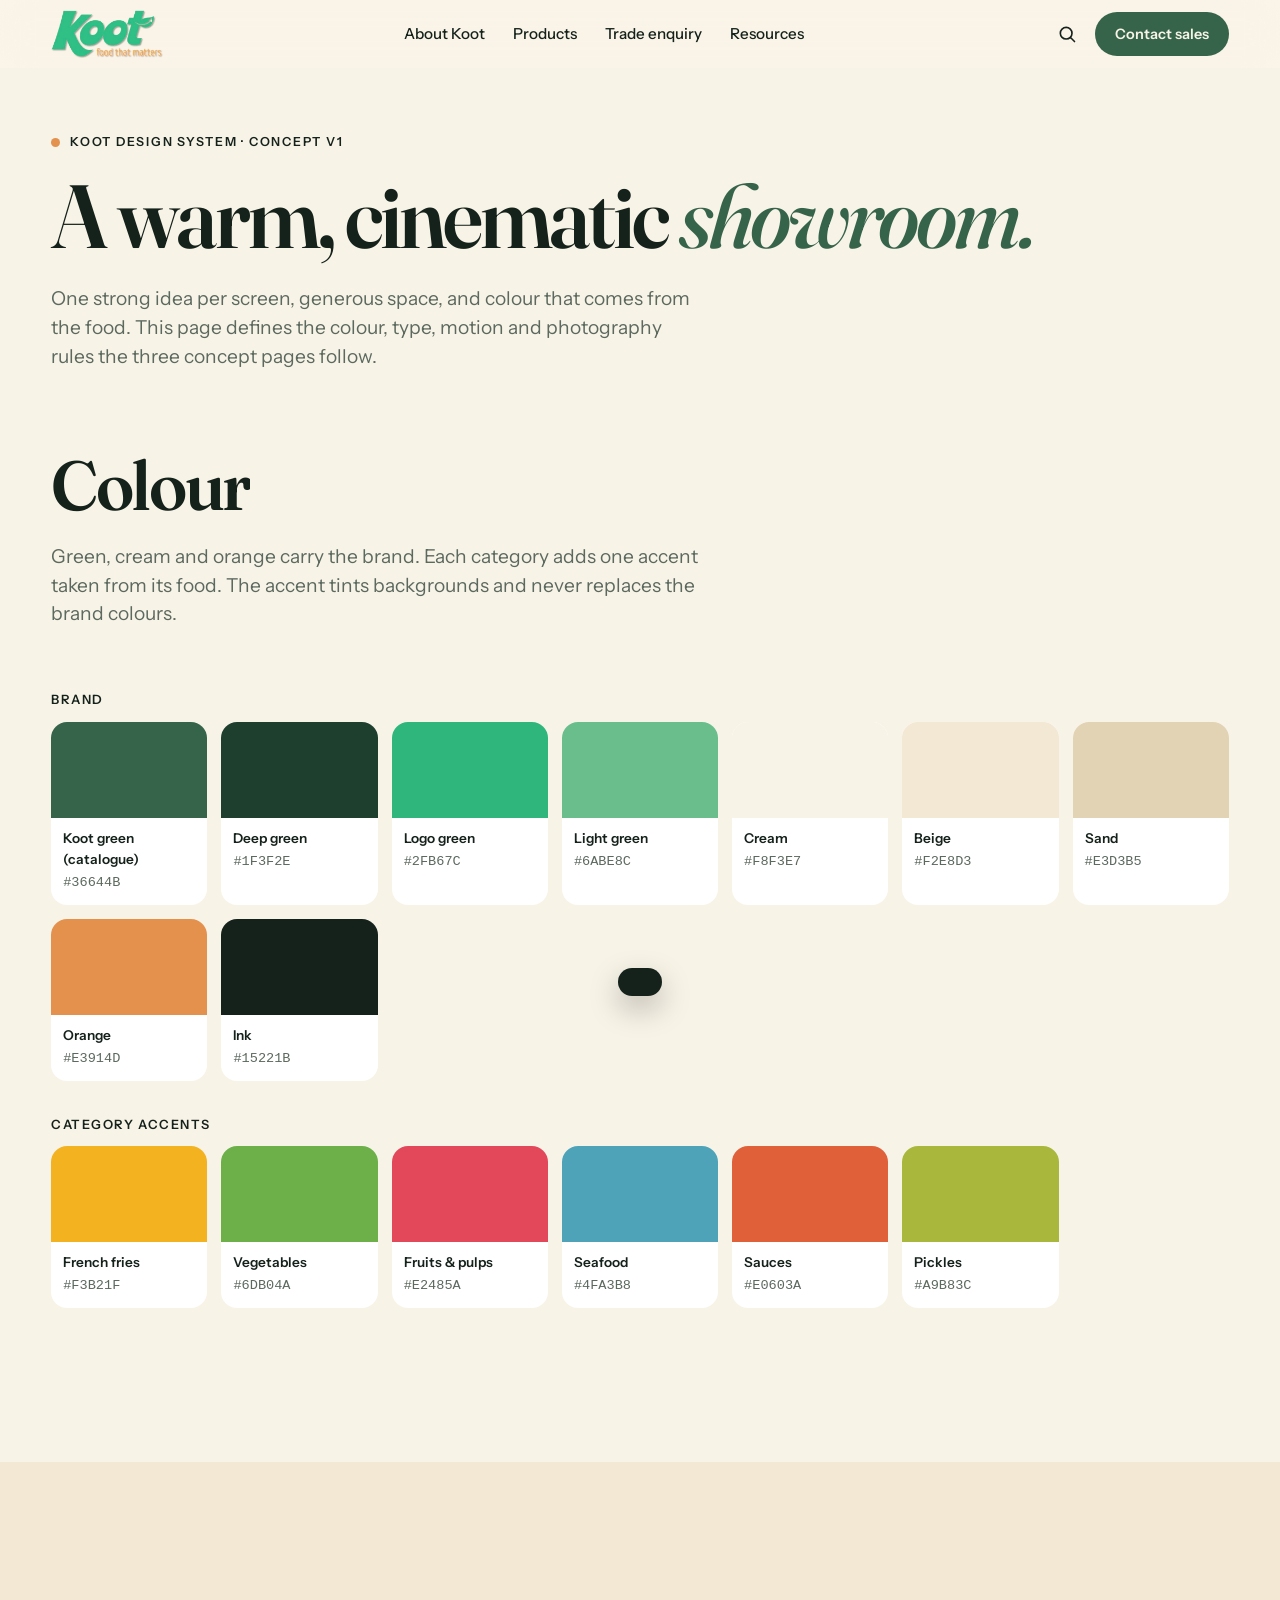
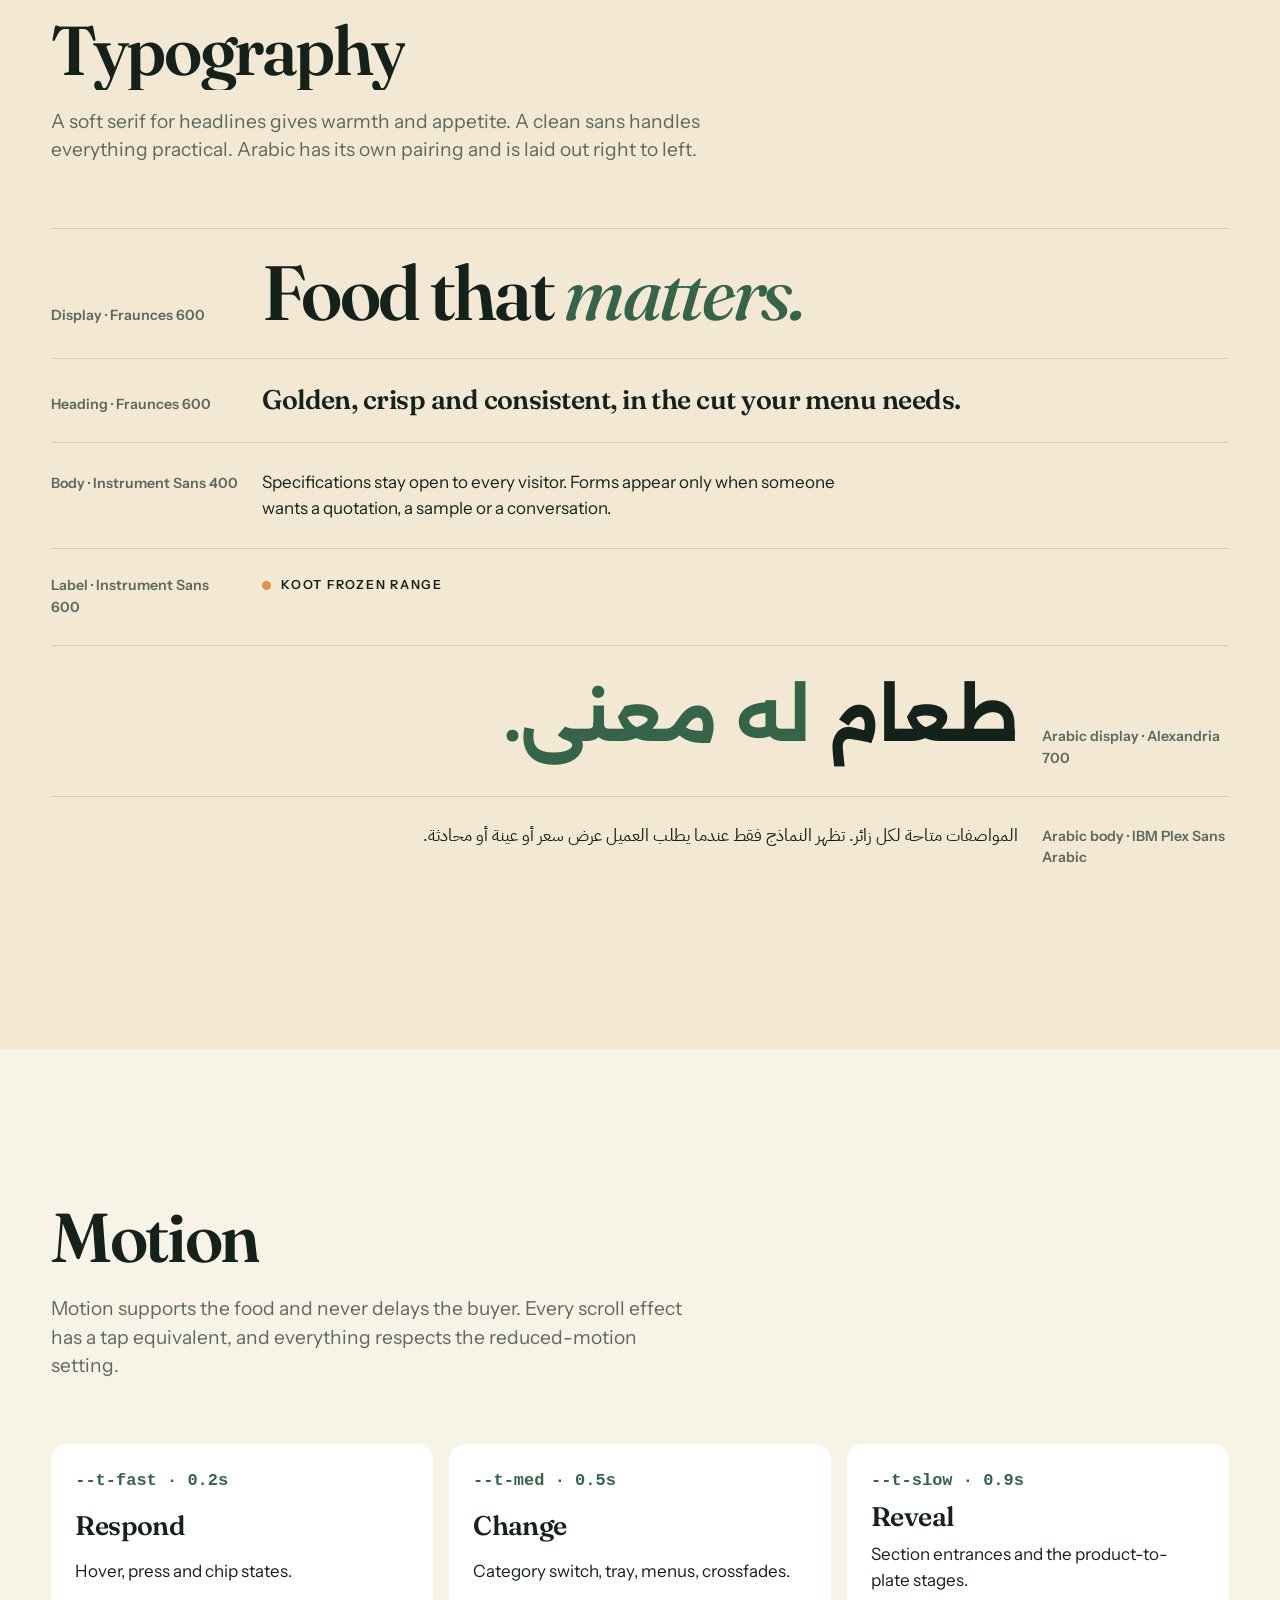
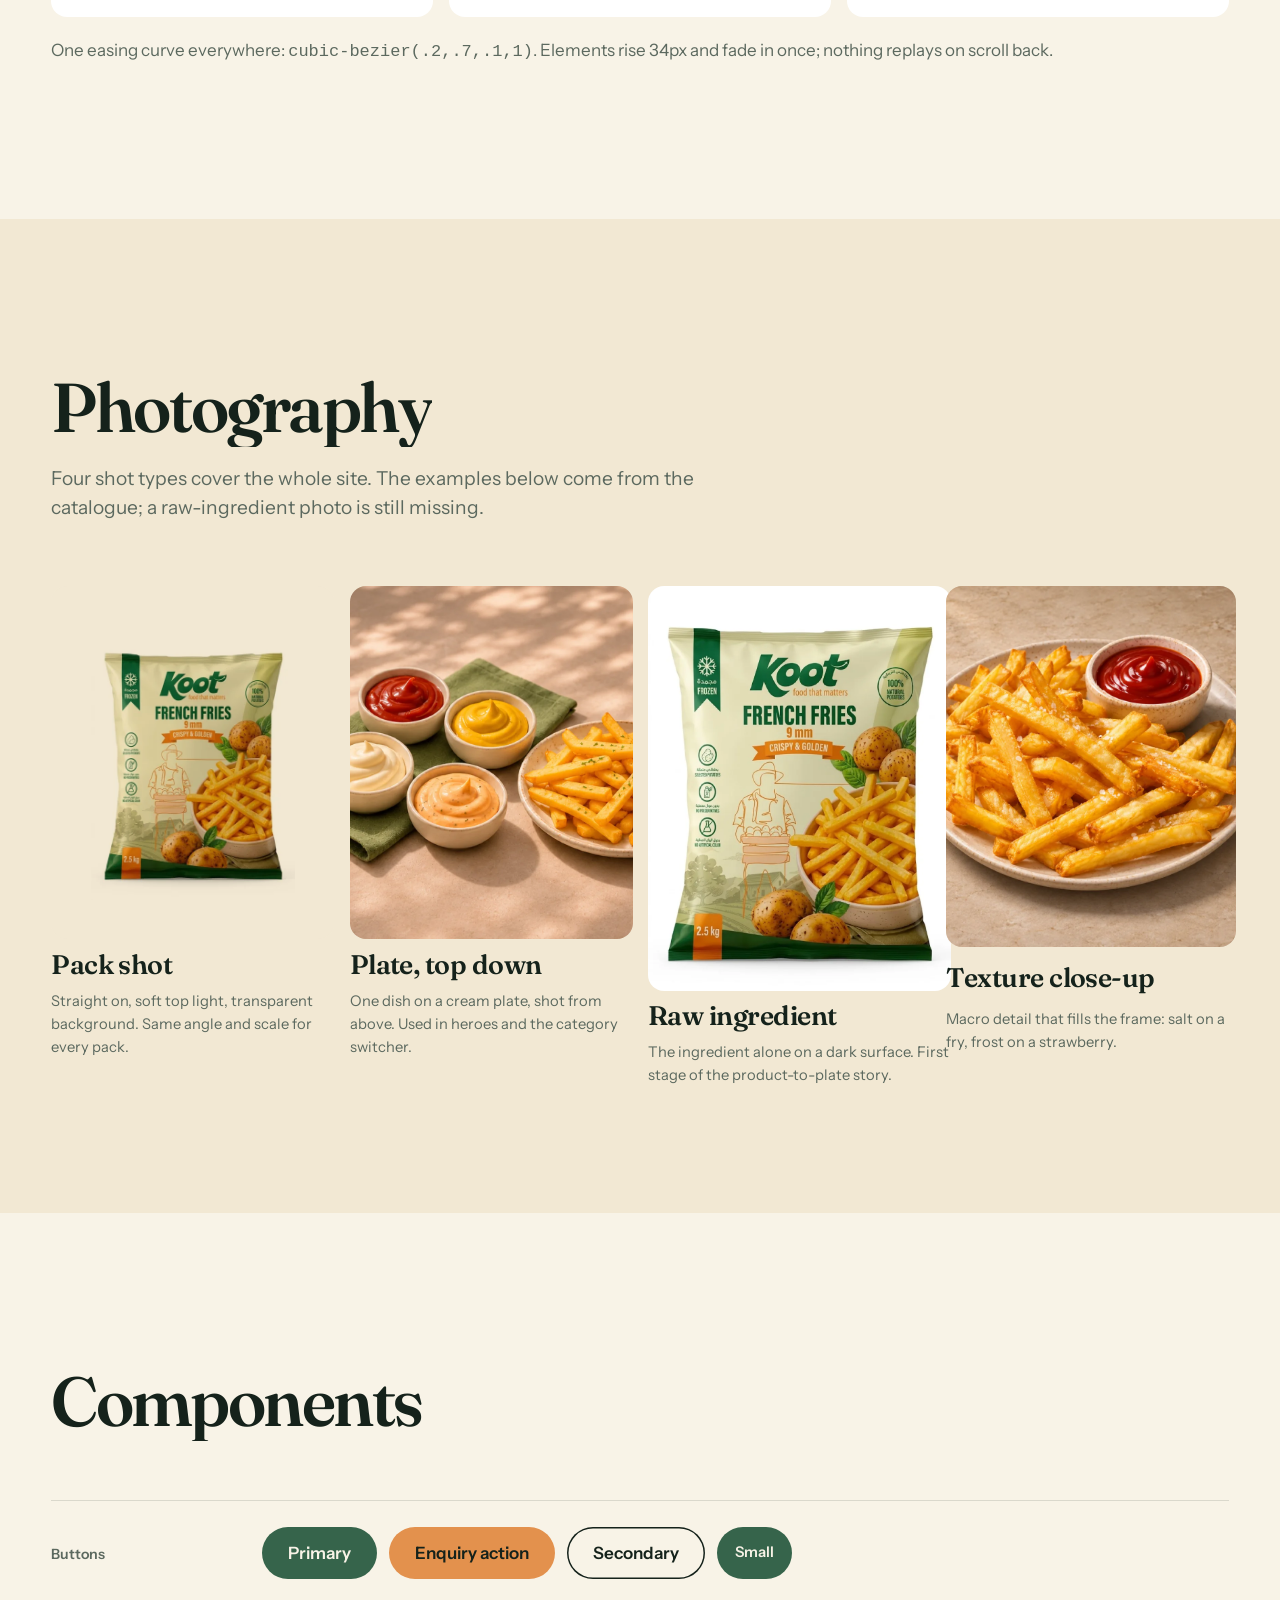
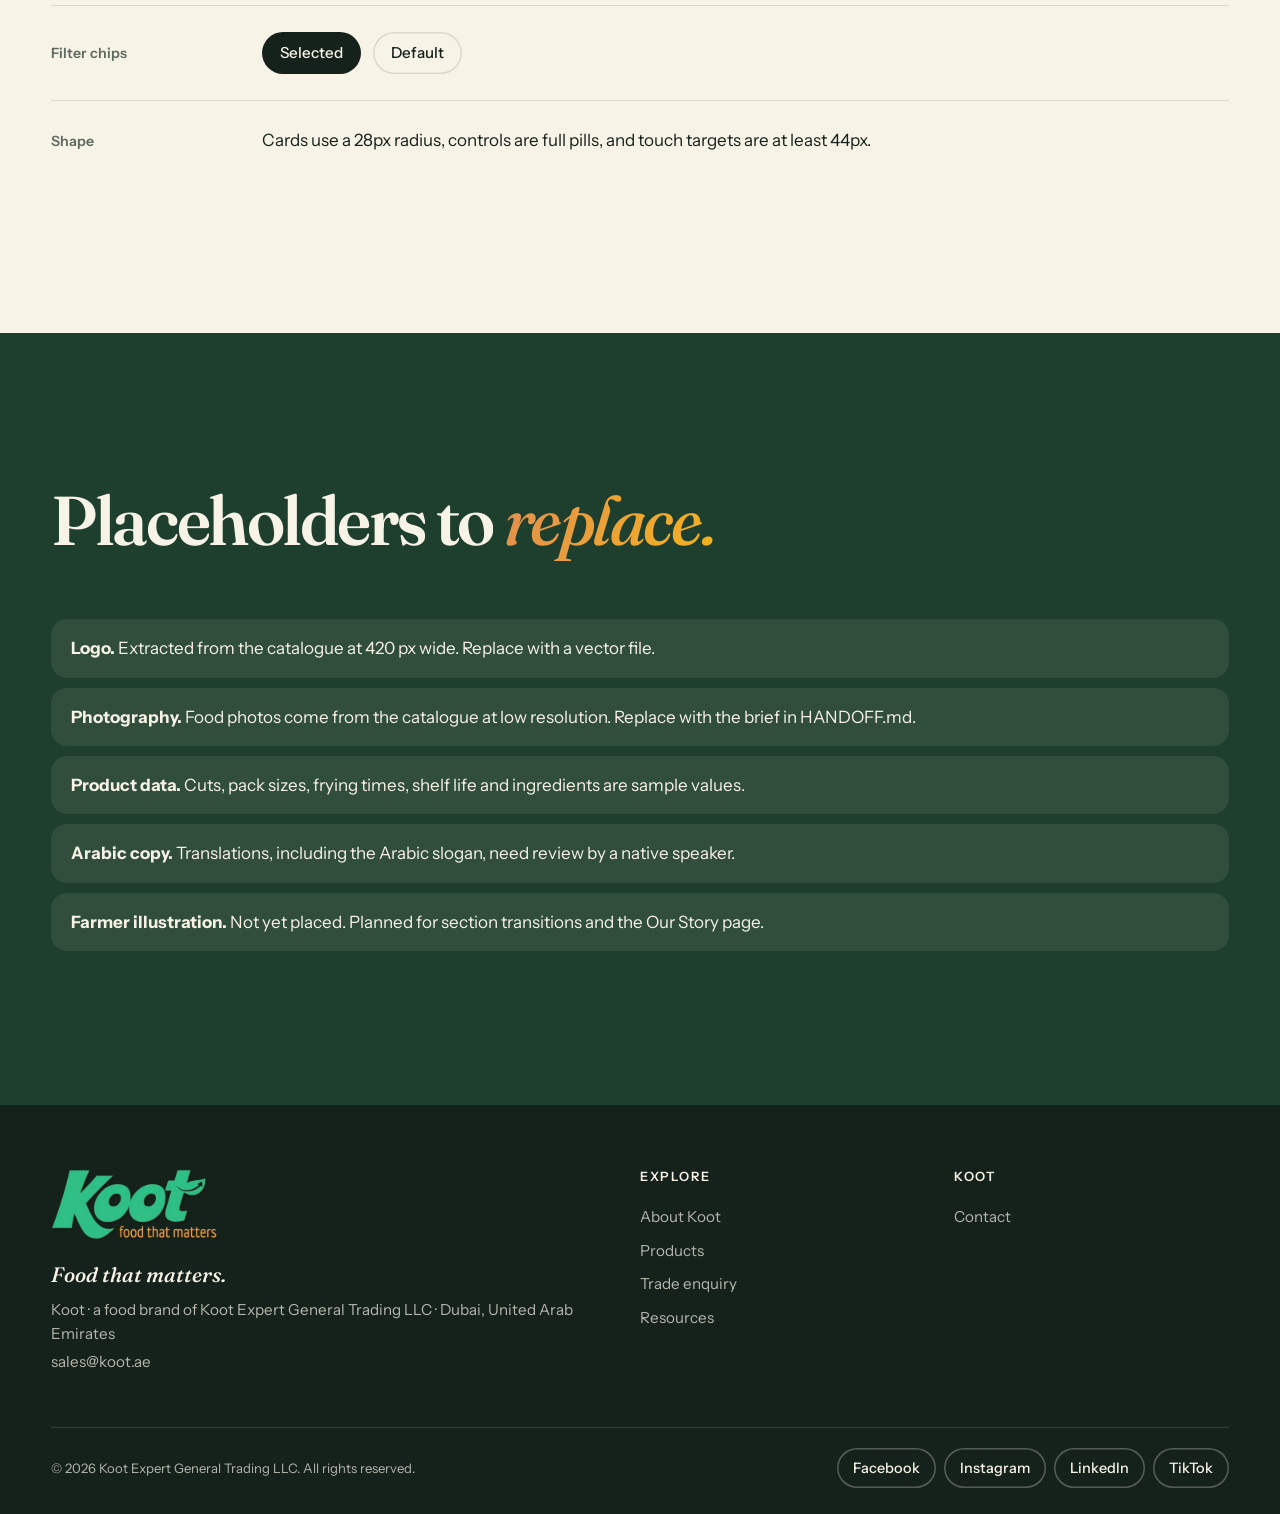
<file: design-system.html>
<!doctype html>
<html lang="en" dir="ltr">
<head>
<meta charset="utf-8">
<meta name="viewport" content="width=device-width,initial-scale=1">
<title>Design system · Koot</title>
<link rel="preconnect" href="https://fonts.googleapis.com">
<link rel="preconnect" href="https://fonts.gstatic.com" crossorigin>
<link href="https://fonts.googleapis.com/css2?family=Alexandria:wght@400;600;700&family=Fraunces:ital,opsz,wght@0,9..144,400..800;1,9..144,400..600&family=IBM+Plex+Sans+Arabic:wght@400;500;600&family=Instrument+Sans:wght@400;500;600;700&display=swap" rel="stylesheet">
<link rel="stylesheet" href="assets/koot.css">
<link rel="icon" href="assets/img/favicon.svg" type="image/svg+xml">
</head>
<body>
<main id="main">
<section class="ds-hero"><div class="wrap">
  <span class="eyebrow">Koot design system · concept v1</span>
  <h1 style="font-size:clamp(2.8rem,7vw,6rem)">A warm, cinematic <em>showroom.</em></h1>
  <p class="lead" style="margin-top:24px">One strong idea per screen, generous space, and colour that comes from the food. This page defines the colour, type, motion and photography rules the three concept pages follow.</p>
</div></section>

<section class="sec" style="padding-top:40px"><div class="wrap">
  <div class="head"><h2>Colour</h2><p class="lead">Green, cream and orange carry the brand. Each category adds one accent taken from its food. The accent tints backgrounds and never replaces the brand colours.</p></div>
  <h4 style="margin-bottom:14px">Brand</h4>
  <div class="sw" id="sw-brand"></div>
  <h4 style="margin:36px 0 14px">Category accents</h4>
  <div class="sw" id="sw-cat"></div>
</div></section>

<section class="sec sec--beige"><div class="wrap">
  <div class="head"><h2>Typography</h2><p class="lead">A soft serif for headlines gives warmth and appetite. A clean sans handles everything practical. Arabic has its own pairing and is laid out right to left.</p></div>
  <div class="spec-row"><small>Display · Fraunces 600</small><div style="font:600 clamp(2.4rem,6vw,5rem)/1 var(--display);letter-spacing:-.035em">Food that <em>matters.</em></div></div>
  <div class="spec-row"><small>Heading · Fraunces 600</small><h3>Golden, crisp and consistent, in the cut your menu needs.</h3></div>
  <div class="spec-row"><small>Body · Instrument Sans 400</small><p style="max-width:36em">Specifications stay open to every visitor. Forms appear only when someone wants a quotation, a sample or a conversation.</p></div>
  <div class="spec-row"><small>Label · Instrument Sans 600</small><span class="eyebrow" style="margin:0">Koot frozen range</span></div>
  <div class="spec-row" lang="ar" dir="rtl"><small lang="en" dir="ltr">Arabic display · Alexandria 700</small><div style="font:700 clamp(2.2rem,5.4vw,4.4rem)/1.3 Alexandria,sans-serif">طعام <span style="color:var(--green)">له معنى.</span></div></div>
  <div class="spec-row" lang="ar" dir="rtl"><small lang="en" dir="ltr">Arabic body · IBM Plex Sans Arabic</small><p style="font-family:'IBM Plex Sans Arabic',sans-serif;max-width:36em">المواصفات متاحة لكل زائر. تظهر النماذج فقط عندما يطلب العميل عرض سعر أو عينة أو محادثة.</p></div>
</div></section>

<section class="sec"><div class="wrap">
  <div class="head"><h2>Motion</h2><p class="lead">Motion supports the food and never delays the buyer. Every scroll effect has a tap equivalent, and everything respects the reduced-motion setting.</p></div>
  <div class="mo">
    <div><code>--t-fast · 0.2s</code><h3>Respond</h3><p>Hover, press and chip states.</p></div>
    <div><code>--t-med · 0.5s</code><h3>Change</h3><p>Category switch, tray, menus, crossfades.</p></div>
    <div><code>--t-slow · 0.9s</code><h3>Reveal</h3><p>Section entrances and the product-to-plate stages.</p></div>
  </div>
  <p style="margin-top:20px;color:var(--muted)">One easing curve everywhere: <code>cubic-bezier(.2,.7,.1,1)</code>. Elements rise 34px and fade in once; nothing replays on scroll back.</p>
</div></section>

<section class="sec sec--beige"><div class="wrap">
  <div class="head"><h2>Photography</h2><p class="lead">Four shot types cover the whole site. The examples below come from the catalogue; a raw-ingredient photo is still missing.</p></div>
  <div class="shots">
    <div><div class="ph"><img src="assets/img/products/french-fries-9-mm-printed-2-5-kg-600.webp" alt="" style="mix-blend-mode:multiply;height:100%;width:auto"></div><h3>Pack shot</h3><p>Straight on, soft top light, transparent background. Same angle and scale for every pack.</p></div>
    <div><div class="ph" style="padding:0"><img src="assets/img/food/table-sauces.webp" alt="" style="height:100%;width:100%;object-fit:cover;border-radius:16px"></div><h3>Plate, top down</h3><p>One dish on a cream plate, shot from above. Used in heroes and the category switcher.</p></div>
    <div><div class="ph" style="padding:0"><img src="assets/img/products/french-fries-9-mm-printed-2-5-kg-1200.webp" alt="" style="height:100%;width:100%;object-fit:cover;object-position:50% 88%;border-radius:16px"></div><h3>Raw ingredient</h3><p>The ingredient alone on a dark surface. First stage of the product-to-plate story.</p></div>
    <div><div class="ph" style="padding:0"><img src="assets/img/food/fries-closeup.webp" alt="" style="height:100%;width:100%;object-fit:cover;border-radius:16px"></div><h3>Texture close-up</h3><p>Macro detail that fills the frame: salt on a fry, frost on a strawberry.</p></div>
  </div>
</div></section>

<section class="sec"><div class="wrap">
  <div class="head"><h2>Components</h2></div>
  <div class="spec-row"><small>Buttons</small><div class="btns"><span class="btn">Primary</span><span class="btn btn--orange">Enquiry action</span><span class="btn btn--ghost">Secondary</span><span class="btn btn--sm">Small</span></div></div>
  <div class="spec-row"><small>Filter chips</small><div class="btns"><span class="chip" aria-pressed="true" style="display:inline-flex;align-items:center">Selected</span><span class="chip" style="display:inline-flex;align-items:center">Default</span></div></div>
  <div class="spec-row"><small>Shape</small><p>Cards use a 28px radius, controls are full pills, and touch targets are at least 44px.</p></div>
</div></section>

<section class="sec sec--green"><div class="wrap">
  <div class="head"><h2>Placeholders to <em>replace.</em></h2></div>
  <ul class="todo">
    <li><strong>Logo.</strong> Extracted from the catalogue at 420 px wide. Replace with a vector file.</li>
    <li><strong>Photography.</strong> Food photos come from the catalogue at low resolution. Replace with the brief in HANDOFF.md.</li>
    <li><strong>Product data.</strong> Cuts, pack sizes, frying times, shelf life and ingredients are sample values.</li>
    <li><strong>Arabic copy.</strong> Translations, including the Arabic slogan, need review by a native speaker.</li>
    <li><strong>Farmer illustration.</strong> Not yet placed. Planned for section transitions and the Our Story page.</li>
  </ul>
</div></section>
</main>
<script src="assets/products.js"></script>
<script src="assets/data.js"></script>
<script src="assets/art.js"></script>
<script src="assets/koot.js"></script>
<script src="assets/extras.js"></script>
<script>
(function () {
  function sw(el, list) { document.getElementById(el).innerHTML = list.map(function (s) { return '<div><i style="background:' + s[1] + '"></i><span>' + s[0] + '</span><code>' + s[1] + '</code></div>'; }).join(''); }
  sw('sw-brand', [['Koot green (catalogue)', '#36644B'], ['Deep green', '#1F3F2E'], ['Logo green', '#2FB67C'], ['Light green', '#6ABE8C'], ['Cream', '#F8F3E7'], ['Beige', '#F2E8D3'], ['Sand', '#E3D3B5'], ['Orange', '#E3914D'], ['Ink', '#15221B']]);
  sw('sw-cat', KOOT.cats.map(function (c) { return [c.en, c.accent]; }));
  KOOT.boot();
})();
</script>
</body>
</html>
</file>
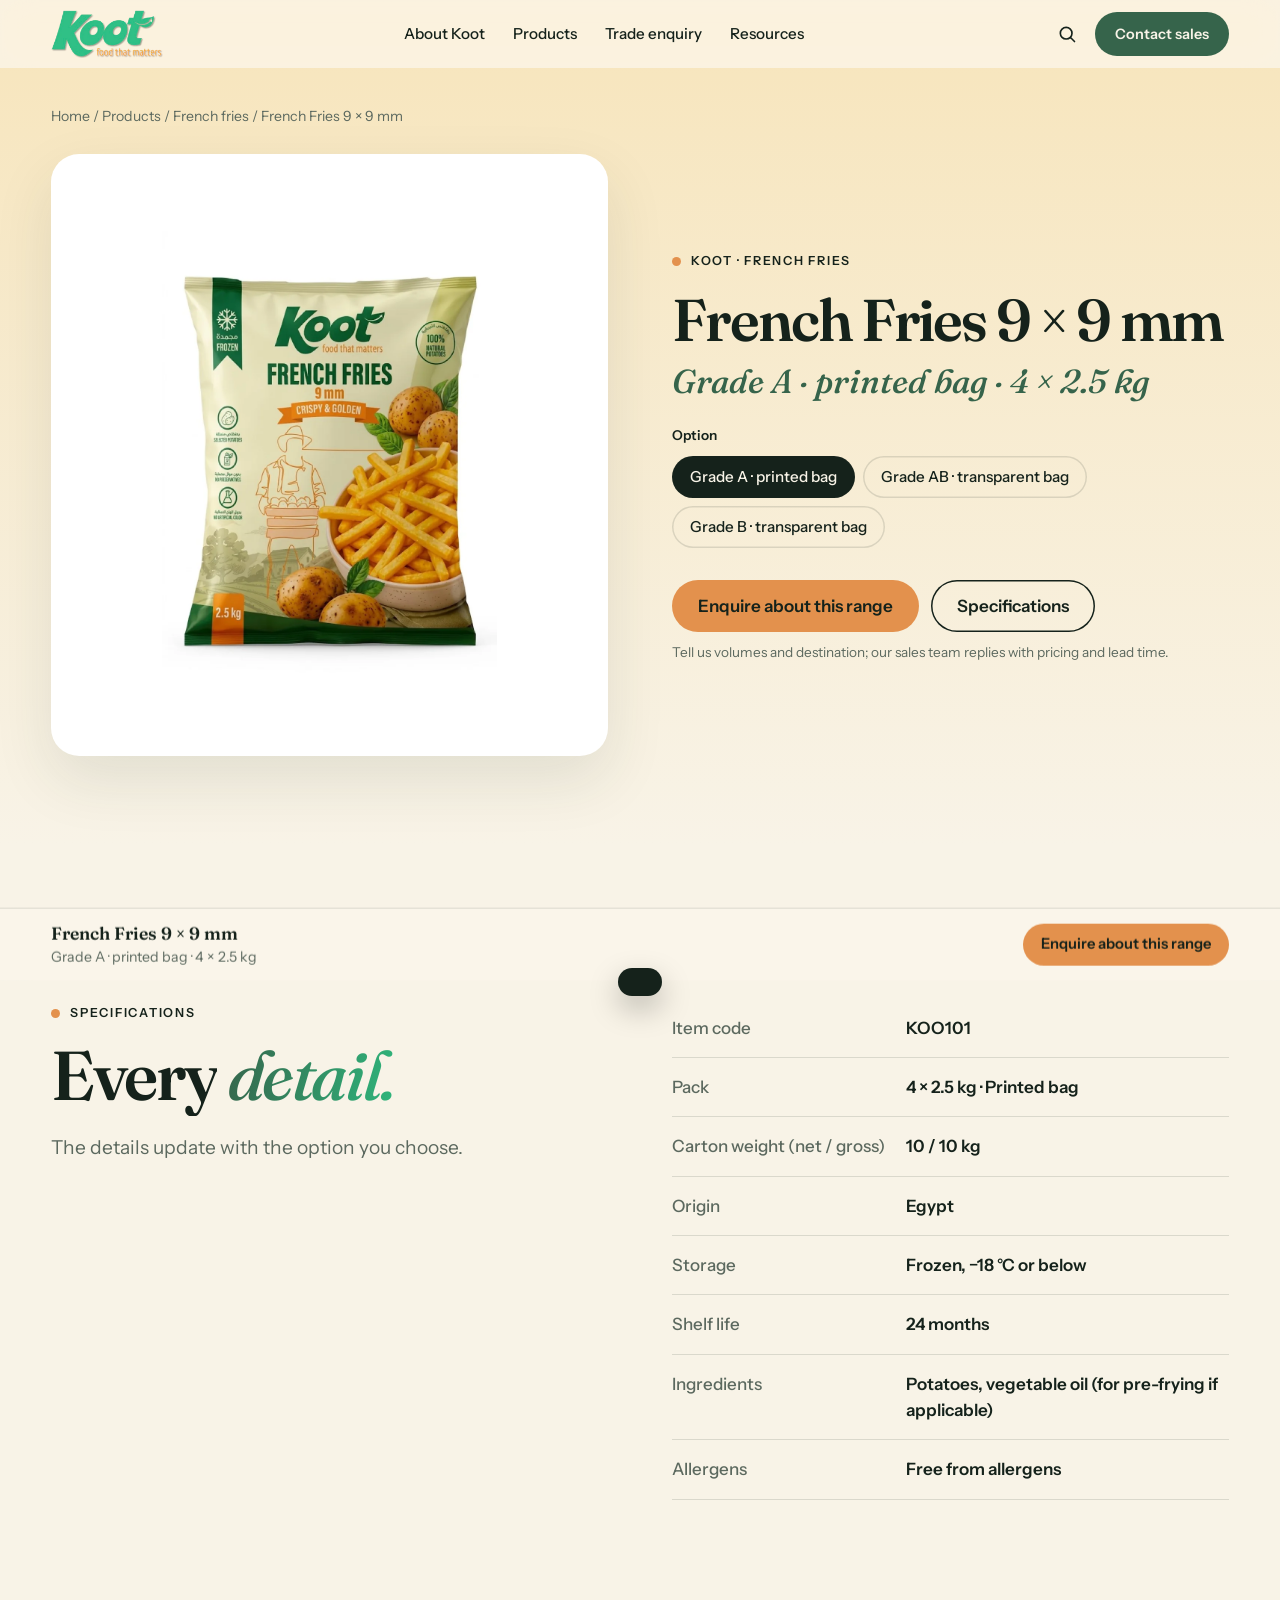
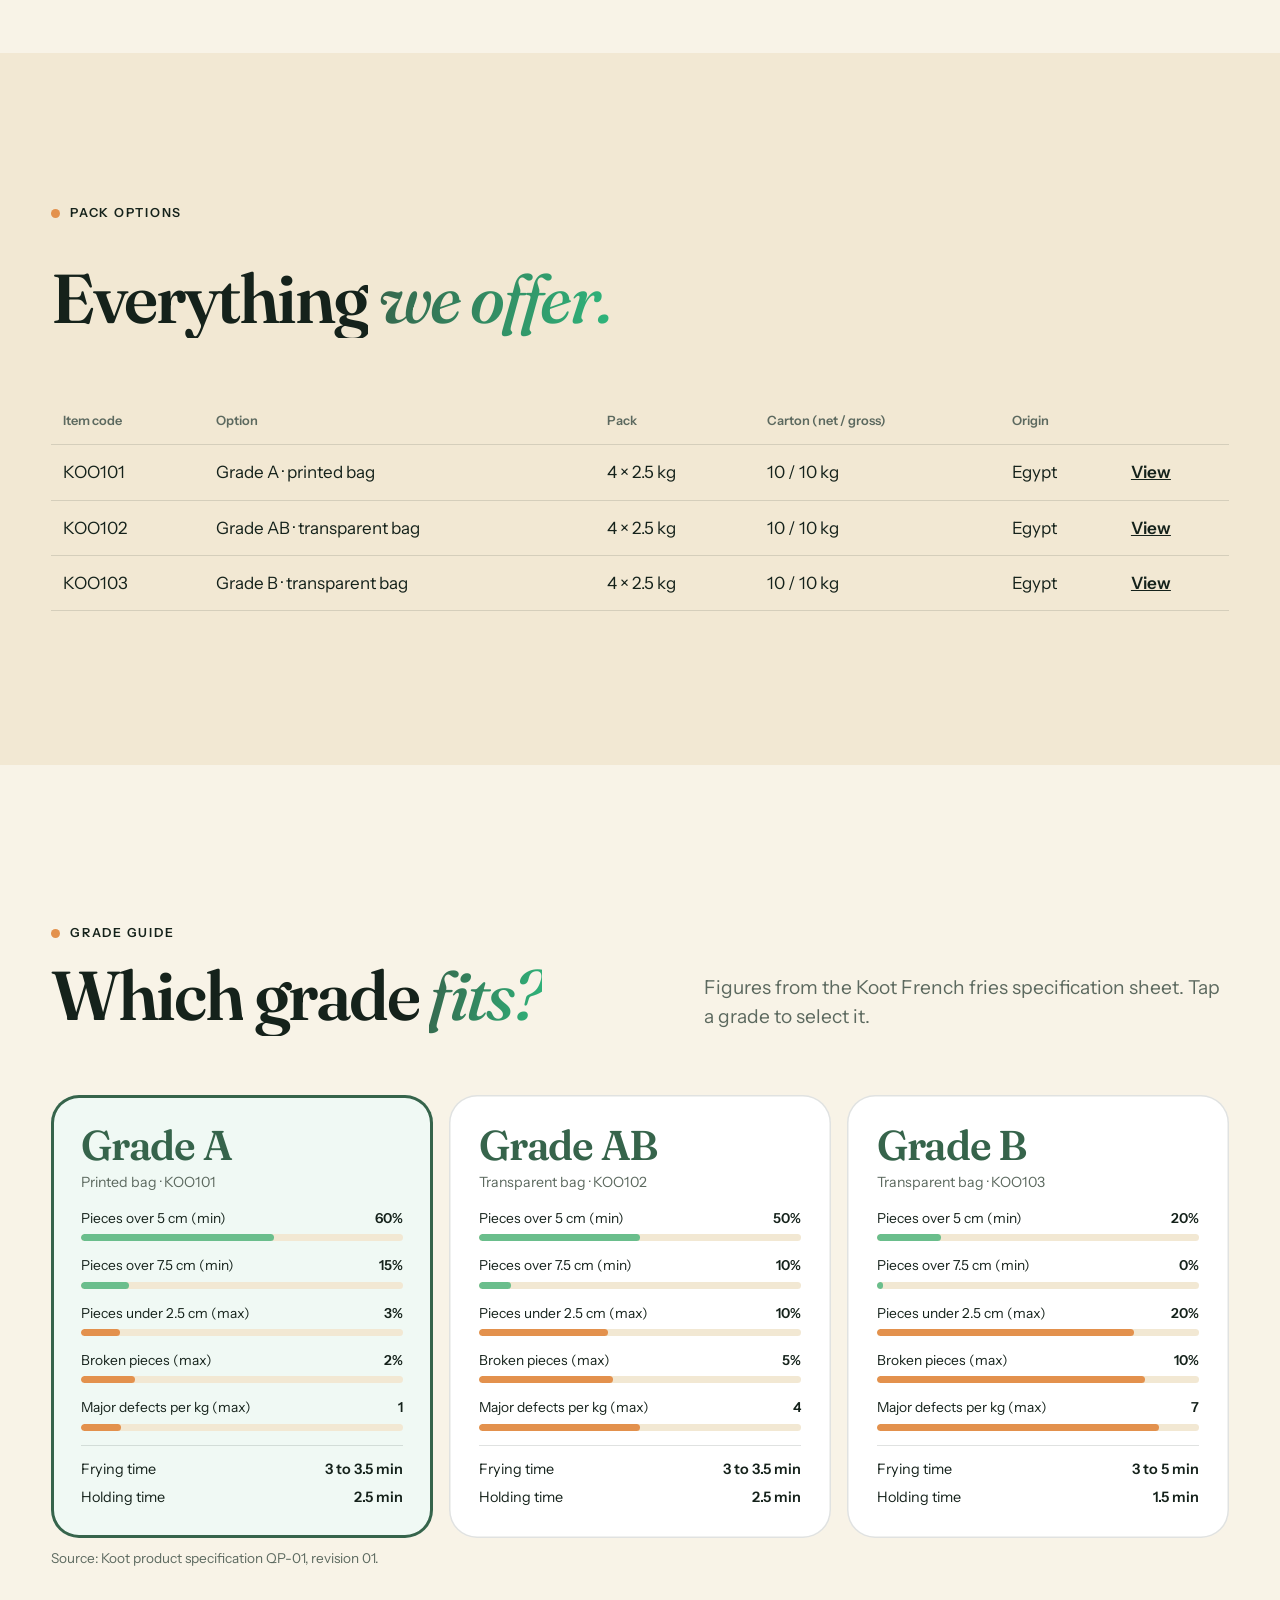
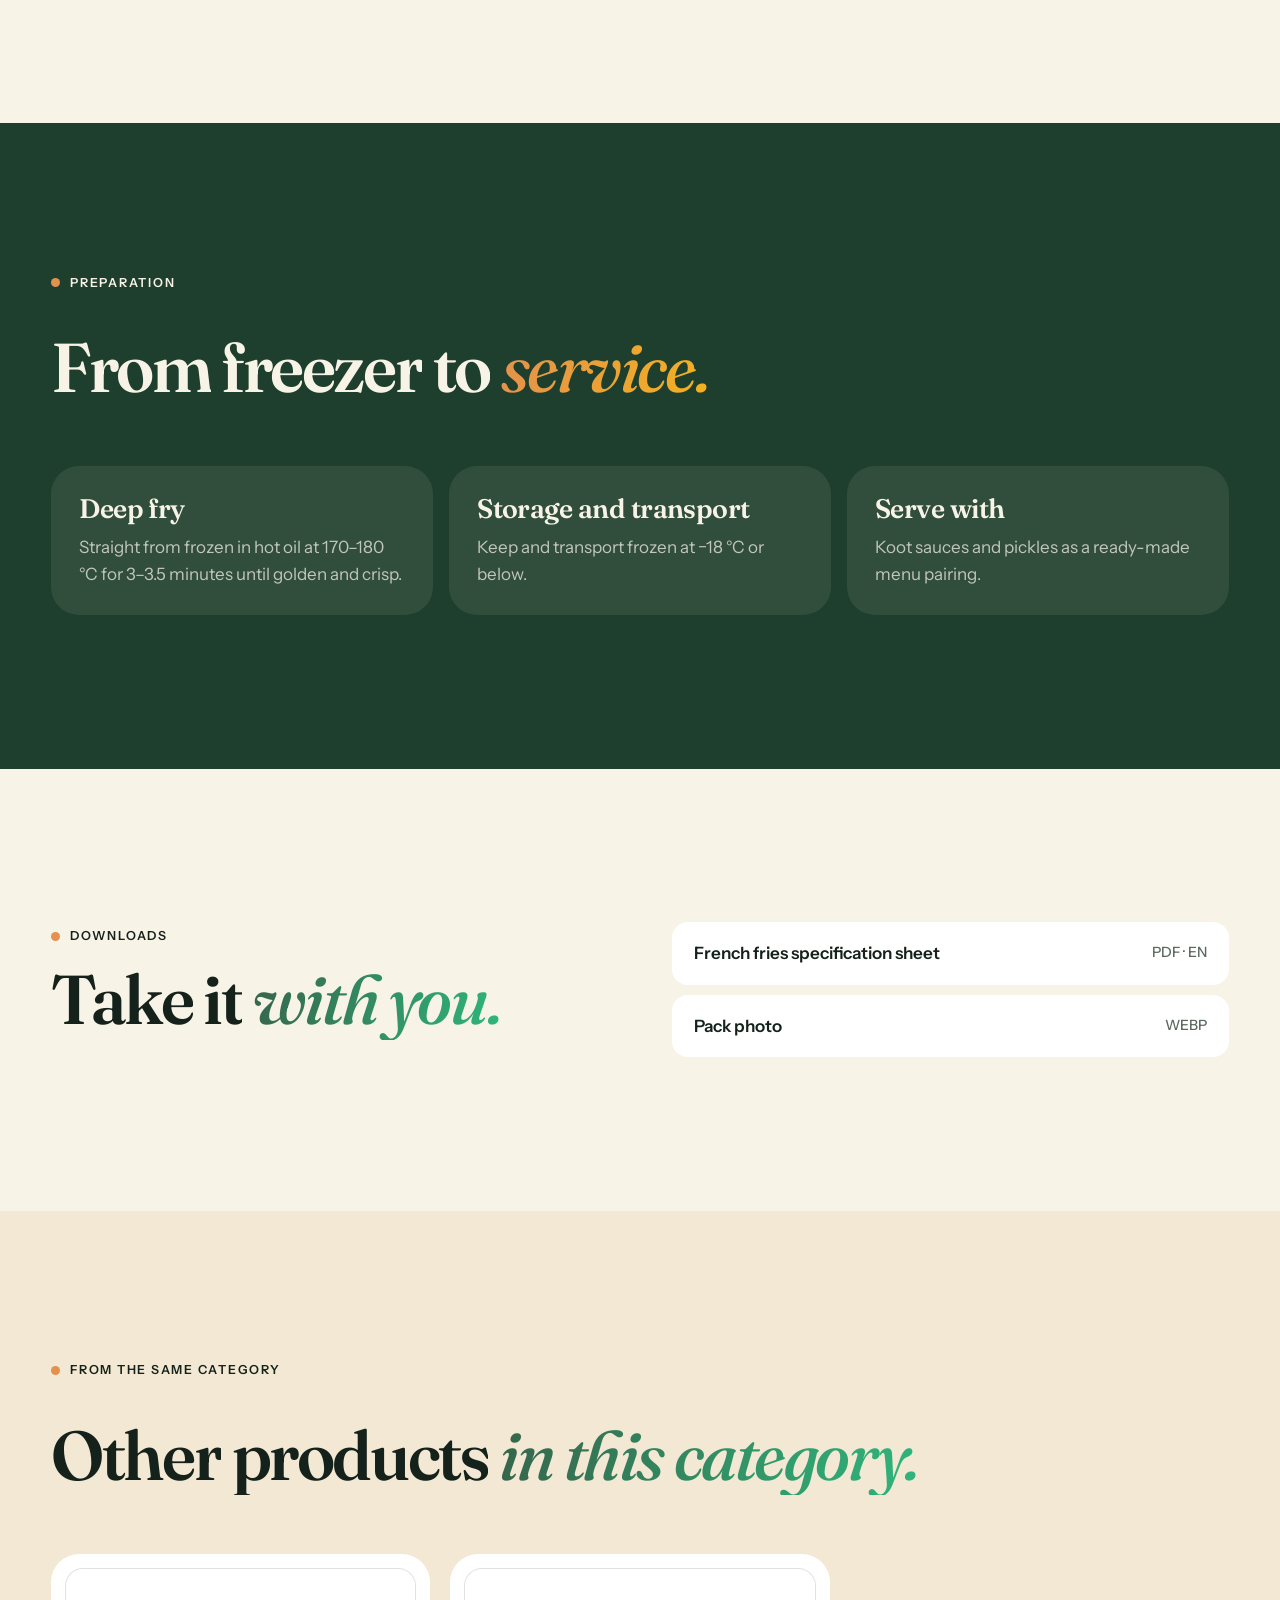
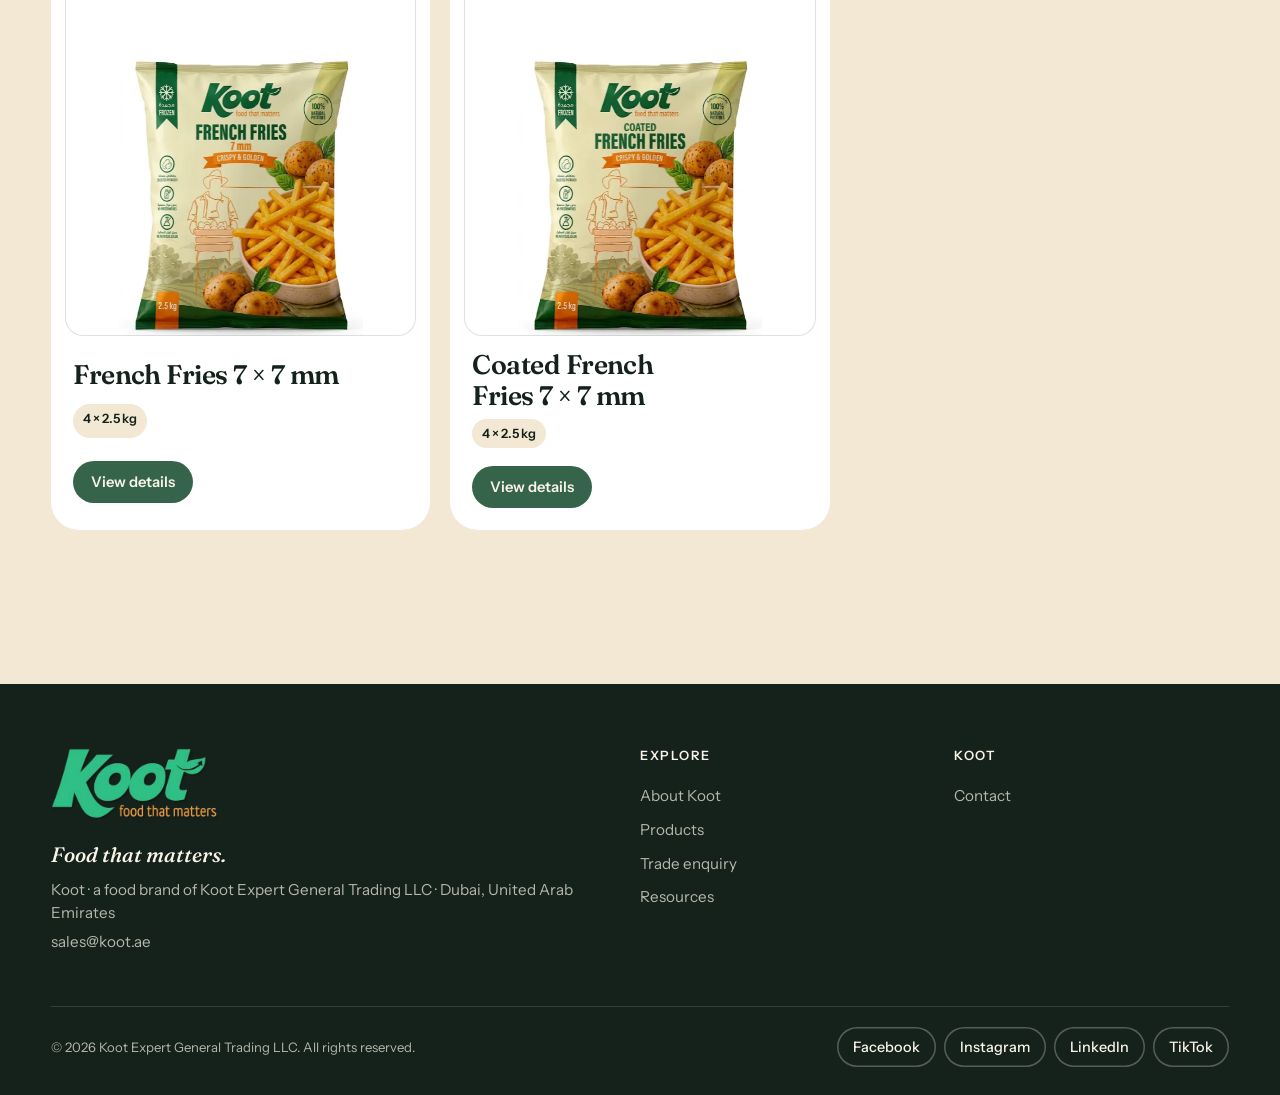
<file: product.html>
<!doctype html>
<html lang="en" dir="ltr">
<head>
<meta charset="utf-8">
<meta name="viewport" content="width=device-width,initial-scale=1">
<title>Product · Koot</title>
<link rel="preconnect" href="https://fonts.googleapis.com">
<link rel="preconnect" href="https://fonts.gstatic.com" crossorigin>
<link href="https://fonts.googleapis.com/css2?family=Fraunces:ital,opsz,wght@0,9..144,400..800;1,9..144,400..600&family=Instrument+Sans:wght@400;500;600;700&display=swap" rel="stylesheet">
<link rel="stylesheet" href="assets/koot.css">
<link rel="icon" href="assets/img/favicon.png" type="image/png"><link rel="apple-touch-icon" href="assets/img/apple-touch-icon.png">
</head>
<body>
<main id="main">
<section class="pdp" id="pdp">
  <div class="wrap">
    <p class="crumbs"><a href="index.html" data-ar="الرئيسية">Home</a> / <a href="category.html" data-ar="المنتجات">Products</a> / <a class="crumb-cat" href="category.html"></a> / <span class="crumb-p"></span></p>
    <div class="pdp-grid">
      <div class="pdp-photo"><img class="p-img" alt="" width="900" height="1200"></div>
      <div>
        <span class="eyebrow p-eyebrow"></span>
        <h1 class="p-name"></h1>
        <p class="variant p-variant"></p>
        <div class="opt o-var"><span class="o-var-l"></span><div class="o-var-c"></div></div>
        <p class="also"></p>
        <div class="btns">
          <button class="btn btn--orange main-add" type="button"></button>
          <a class="btn btn--ghost" href="#specs" data-ar="المواصفات">Specifications</a>
        </div>
        <p class="pill-note" data-ar="أخبرنا بالكميات ووجهة الشحن، وسيرد عليك فريق المبيعات بالأسعار ومدة التوريد.">Tell us volumes and destination; our sales team replies with pricing and lead time.</p>
      </div>
    </div>
  </div>
</section>

<section class="sec" id="specs">
  <div class="wrap split">
    <div data-reveal>
      <span class="eyebrow" data-ar="المواصفات">Specifications</span>
      <h2 data-ar="كل <em>التفاصيل.</em>">Every <em>detail.</em></h2>
      <p class="lead" style="margin-top:22px" data-ar="تتغير المواصفات حسب الخيار الذي تختاره.">The details update with the option you choose.</p>
    </div>
    <table class="specs" data-reveal="2"><tbody></tbody></table>
  </div>
</section>

<section class="sec sec--beige" id="options">
  <div class="wrap">
    <div class="head" data-reveal><span class="eyebrow" data-ar="خيارات العبوة">Pack options</span><h2 data-ar="كل ما <em>نوفره.</em>">Everything <em>we offer.</em></h2></div>
    <div class="tbl-wrap" data-reveal><table class="opts"><thead></thead><tbody></tbody></table></div>
  </div>
</section>

<section class="sec" id="grades" hidden>
  <div class="wrap">
    <div class="head head--split" data-reveal>
      <div><span class="eyebrow" data-ar="دليل الدرجات">Grade guide</span><h2 data-ar="أي درجة <em>تناسبك؟</em>">Which grade <em>fits?</em></h2></div>
      <p class="lead" data-ar="أرقام من ورقة مواصفات بطاطس كوت المقلية. اضغط على الدرجة لاختيارها.">Figures from the Koot French fries specification sheet. Tap a grade to select it.</p>
    </div>
    <div class="gg"></div>
    <p class="pill-note" data-ar="المصدر: ورقة مواصفات كوت QP-01، المراجعة 01.">Source: Koot product specification QP-01, revision 01.</p>
  </div>
</section>

<section class="sec sec--green" id="prep" hidden>
  <div class="wrap">
    <div class="head" data-reveal>
      <span class="eyebrow" data-ar="التحضير">Preparation</span>
      <h2 data-ar="من الفريزر إلى <em>التقديم.</em>">From freezer to <em>service.</em></h2>
    </div>
    <div class="uses">
      <div data-reveal><h3 data-ar="القلي العميق">Deep fry</h3><p class="u-fry"></p></div>
      <div data-reveal="2"><h3 data-ar="التخزين والنقل">Storage and transport</h3><p data-ar="يُحفظ ويُنقل مجمداً عند −18 °م أو أقل.">Keep and transport frozen at −18 °C or below.</p></div>
      <div data-reveal="3"><h3 data-ar="يُقدَّم مع">Serve with</h3><p data-ar="صلصات كوت والمخللات كإضافة جاهزة للقائمة.">Koot sauces and pickles as a ready-made menu pairing.</p></div>
    </div>
  </div>
</section>

<section class="sec">
  <div class="wrap split">
    <div data-reveal>
      <span class="eyebrow" data-ar="التنزيلات">Downloads</span>
      <h2 data-ar="خذها <em>معك.</em>">Take it <em>with you.</em></h2>
    </div>
    <div class="dl" data-reveal="2"></div>
  </div>
</section>

<section class="sec sec--beige">
  <div class="wrap">
    <div class="head" data-reveal><span class="eyebrow" data-ar="من الفئة نفسها">From the same category</span><h2 data-ar="منتجات أخرى <em>في هذه الفئة.</em>">Other products <em>in this category.</em></h2></div>
    <div class="grid more"></div>
  </div>
</section>
</main>

<div class="stick"><div><strong class="s-name"></strong><small class="s-meta" dir="ltr"></small></div><button class="btn btn--orange btn--sm stick-add" type="button"></button></div>

<script src="assets/products.js"></script>
<script src="assets/data.js"></script>
<script src="assets/art.js"></script>
<script src="assets/koot.js"></script>
<script src="assets/extras.js"></script>
<script>
(function () {
  var K = KOOT, $ = function (s) { return document.querySelector(s); };
  var q = new URLSearchParams(location.search);
  var p = K.byId(q.get('p')) || K.byId('fries-9'), cat = K.cat(p.cat);
  var vi = Math.max(0, p.variants.findIndex(function (v) { return v.sku === q.get('v'); }));
  var isFries = p.cat === 'fries';
  function ar() { return K.lang === 'ar'; }
  function nm(x) { return ar() ? x.ar : x.en; }
  function vlabel(v) { return ar() ? (v.label_ar || v.pack_ar) : (v.label || v.pack); }
  function pk(v) { return ar() ? v.pack_ar : v.pack; }
  var pairs = { fries: ['ketchup', 'mayonnaise', 'big-tasty'], vegetables: ['fries-9', 'shrimp-tail-off', 'ketchup'], fruits: ['strawberries', 'mango-pulp', 'mango-diced'], seafood: ['fries-9', 'mayonnaise', 'big-tasty'], sauces: ['fries-9', 'fries-7', 'dill-pickles'], pickles: ['fries-9', 'ketchup', 'mustard'] };

  function fryTime(v) { return /Grade B/.test(v.label) || !/Grade A/.test(v.label) ? (ar() ? '3–5 دقائق' : '3–5 minutes') : (ar() ? '3–3.5 دقيقة' : '3–3.5 minutes'); }
  function drawStatic() {
    document.documentElement.style.setProperty('--accent', cat.accent); $('#pdp').style.setProperty('--accent', cat.accent);
    $('.p-name').textContent = nm(p);
    $('.crumb-cat').textContent = nm(cat); $('.crumb-cat').href = 'category.html?cat=' + cat.id; $('.crumb-p').textContent = nm(p);
    $('.p-eyebrow').textContent = ar() ? 'منتجات كوت · ' + cat.ar : 'Koot · ' + cat.en;
    var multi = p.variants.length > 1;
    $('.o-var').hidden = !multi;
    $('.o-var-l').textContent = p.variants[0].label ? (ar() ? 'الخيار' : 'Option') : (ar() ? 'حجم العبوة' : 'Pack size');
    $('.o-var-c').innerHTML = p.variants.map(function (v, i) { return '<button class="chip" type="button" dir="' + (v.label ? 'auto' : 'ltr') + '" data-vi="' + i + '" aria-pressed="' + (i === vi) + '">' + vlabel(v) + '</button>'; }).join('');
    var packs = K.packs(p);
    $('.also').innerHTML = packs.length > 1 ? (ar() ? 'متوفر بأحجام: ' : 'Available in: ') + '<span dir="ltr">' + packs.join(' · ') + '</span>' : '';
    document.title = nm(p) + ' · Koot';
    var others = K.list.filter(function (x) { return x.cat === p.cat && x.id !== p.id; });
    $('.more').closest('section').hidden = !others.length;
    $('.more').innerHTML = others.slice(0, 3).map(function (x, i) {
      var c = K.cat(x.cat), v = x.variants[0];
      return '<article class="pcard" style="--accent:' + c.accent + '" data-reveal="' + (i + 1) + '"><a class="pcard-art" href="product.html?p=' + x.id + '"><img src="' + K.src(x.image, 600) + '" alt="' + x.en + '" loading="lazy" width="450" height="600"></a><div class="pcard-body"><h3><a href="product.html?p=' + x.id + '">' + nm(x) + '</a></h3><div class="meta">' + K.packs(x).map(function (s) { return '<span dir="ltr">' + s + '</span>'; }).join('') + '</div></div><div class="pcard-act"><a class="btn btn--sm" href="product.html?p=' + x.id + '">' + (ar() ? 'التفاصيل' : 'View details') + '</a></div></article>';
    }).join('');
    $('#prep').hidden = !isFries;
    var dl = [];
    if (isFries) dl.push('<a class="btn-row" href="assets/docs/KOOT_Product_Specification.pdf" target="_blank" rel="noopener"><span>' + (ar() ? 'ورقة مواصفات البطاطس المقلية' : 'French fries specification sheet') + '</span><small>PDF · EN</small></a>');
    else dl.push('<a class="btn-row" href="resources.html#specs"><span>Specification sheet</span><small>RESOURCES</small></a>');
    dl.push('<a class="btn-row" data-photo download><span>' + (ar() ? 'صورة العبوة' : 'Pack photo') + '</span><small>WEBP</small></a>');
    $('.dl').innerHTML = dl.join('');
    $('.opts thead').innerHTML = '<tr><th>' + (ar() ? 'رمز الصنف' : 'Item code') + '</th><th>' + (ar() ? 'الخيار' : 'Option') + '</th><th>' + (ar() ? 'العبوة' : 'Pack') + '</th><th>' + (ar() ? 'الكرتون (صافي / إجمالي)' : 'Carton (net / gross)') + '</th><th>' + (ar() ? 'المنشأ' : 'Origin') + '</th><th></th></tr>';
  }
  function drawVariant() {
    var v = p.variants[vi], img = $('.p-img');
    $('.o-var-c').querySelectorAll('.chip').forEach(function (b, i) { b.setAttribute('aria-pressed', i === vi); });
    var src = K.src(v.image, 1200);
    img.style.viewTransitionName = 'pk-' + p.id;
    if (!img.getAttribute('src')) { img.src = K.src(v.image, 600); var hi = new Image(); hi.onload = function () { if (p.variants[vi] === v) img.src = src; }; hi.src = src; }
    else if (img.getAttribute('src') !== src) { img.classList.add('swap'); setTimeout(function () { img.src = src; img.alt = p.en + ' ' + (v.label || v.pack); img.classList.remove('swap'); }, 160); }
    $('.p-variant').innerHTML = (v.label ? vlabel(v) + ' · ' : '') + '<span dir="ltr">' + pk(v) + '</span>';
    var soft = ar() ? 'متوفر في ورقة المواصفات عند الطلب' : 'In the specification sheet on request';
    var rows = [
      [ar() ? 'رمز الصنف' : 'Item code', '<span dir="ltr">' + v.sku + '</span>'],
      [ar() ? 'العبوة' : 'Pack', '<span dir="ltr">' + pk(v) + '</span>' + ' · ' + K.tr(v.packaging)],
      [ar() ? 'وزن الكرتون (صافي / إجمالي)' : 'Carton weight (net / gross)', '<span dir="ltr">' + v.net_carton_kg + ' / ' + v.gross_carton_kg + ' kg</span>'],
      [ar() ? 'المنشأ' : 'Origin', K.tr(v.origin)],
      [ar() ? 'التخزين' : 'Storage', isFries ? (ar() ? 'مجمد عند <span dir="ltr">−18 °م</span> أو أقل' : 'Frozen, −18 °C or below') : K.tr(v.storage)],
      [ar() ? 'مدة الصلاحية' : 'Shelf life', K.shelf(p)]
    ];
    if (isFries) rows.push([ar() ? 'المكونات' : 'Ingredients', ar() ? 'بطاطس، زيت نباتي (للقلي المسبق عند الاقتضاء)' : 'Potatoes, vegetable oil (for pre-frying if applicable)'], [ar() ? 'مسببات الحساسية' : 'Allergens', ar() ? 'خالية من مسببات الحساسية' : 'Free from allergens']);
    else rows.push([ar() ? 'المكونات ومسببات الحساسية' : 'Ingredients and allergens', soft]);
    $('.specs tbody').innerHTML = rows.map(function (r) { return '<tr><th>' + r[0] + '</th><td>' + r[1] + '</td></tr>'; }).join('');
    $('.opts tbody').innerHTML = p.variants.map(function (x, i) {
      return '<tr class="' + (i === vi ? 'on' : '') + '"><td dir="ltr">' + x.sku + '</td><td>' + (x.label ? vlabel(x) : '—') + '</td><td dir="ltr">' + pk(x) + '</td><td dir="ltr">' + x.net_carton_kg + ' / ' + x.gross_carton_kg + ' kg</td><td>' + K.tr(x.origin) + '</td><td>' + (p.variants.length > 1 ? '<button type="button" data-vi="' + i + '">' + (ar() ? 'عرض' : 'View') + '</button>' : '') + '</td></tr>';
    }).join('');
    if (isFries) $('.u-fry').innerHTML = (ar() ? 'من المجمّد مباشرة في زيت ساخن عند ' : 'Straight from frozen in hot oil at ') + '<span dir="ltr">170–180 °' + (ar() ? 'م' : 'C') + '</span>' + (ar() ? ' لمدة ' : ' for ') + fryTime(v) + (ar() ? ' حتى تصبح ذهبية ومقرمشة.' : ' until golden and crisp.');
    var photo = $('[data-photo]'); if (photo) photo.href = K.src(v.image, 1200);
    $('.s-name').textContent = nm(p); $('.s-meta').textContent = (v.label ? v.label + ' · ' : '') + v.pack;
    [$('.main-add'), $('.stick-add')].forEach(function (b) { b.dataset.addcat = p.cat; });
    drawGrades();
    K.refresh();
  }
  var GR = { A: { long: 60, xl: 15, short: 3, broken: 2, major: 1, fry: ['3 to 3.5 min', '3 إلى 3.5 دقيقة'], hold: ['2.5 min', '2.5 دقيقة'] }, AB: { long: 50, xl: 10, short: 10, broken: 5, major: 4, fry: ['3 to 3.5 min', '3 إلى 3.5 دقيقة'], hold: ['2.5 min', '2.5 دقيقة'] }, B: { long: 20, xl: 0, short: 20, broken: 10, major: 7, fry: ['3 to 5 min', '3 إلى 5 دقائق'], hold: ['1.5 min', '1.5 دقيقة'] } };
  function grade(v) { var m = /Grade (AB|A|B)/.exec(v.label || ''); return m && m[1]; }
  function drawGrades() {
    var gs = p.variants.map(function (v, i) { return { g: grade(v), i: i, v: v }; }).filter(function (x) { return x.g; });
    $('#grades').hidden = gs.length < 2; if (gs.length < 2) return;
    function m(label, val, max, unit, warn) { return '<div class="gm' + (warn ? ' gm--warn' : '') + '"><span>' + label + '<b dir="ltr">' + val + unit + '</b></span><i style="--w:' + Math.max(2, val / max * 100) + '%"></i></div>'; }
    var L = ar();
    $('.gg').innerHTML = gs.map(function (x) {
      var d = GR[x.g];
      return '<button class="gcard' + (x.i === vi ? ' on' : '') + '" type="button" data-vi="' + x.i + '"><b>' + (L ? 'درجة ' : 'Grade ') + x.g + '</b><small>' + K.tr(x.v.packaging) + ' · <bdi dir="ltr">' + x.v.sku + '</bdi></small>' +
        m(L ? 'قطع أطول من 5 سم (حد أدنى)' : 'Pieces over 5 cm (min)', d.long, 100, '%') + m(L ? 'قطع أطول من 7.5 سم (حد أدنى)' : 'Pieces over 7.5 cm (min)', d.xl, 100, '%') +
        m(L ? 'قطع أقصر من 2.5 سم (حد أقصى)' : 'Pieces under 2.5 cm (max)', d.short, 25, '%', 1) + m(L ? 'قطع مكسورة (حد أقصى)' : 'Broken pieces (max)', d.broken, 12, '%', 1) + m(L ? 'عيوب كبيرة لكل كجم (حد أقصى)' : 'Major defects per kg (max)', d.major, 8, '', 1) +
        '<div class="gfacts"><span>' + (L ? 'مدة القلي' : 'Frying time') + '<b>' + d.fry[L ? 1 : 0] + '</b></span><span>' + (L ? 'مدة الحفظ بعد القلي' : 'Holding time') + '<b>' + d.hold[L ? 1 : 0] + '</b></span></div></button>';
    }).join('');
  }
  function draw() { drawStatic(); drawVariant(); K.refresh(); K.applyLang(document); K.reveal(); }
  document.addEventListener('click', function (e) {
    var b = e.target.closest('[data-vi],[data-spec]'); if (!b) return;
    var fromTbl = !!b.closest('.opts'); vi = +b.dataset.vi; drawVariant(); if (fromTbl) $('#pdp').scrollIntoView({ behavior: 'smooth', block: 'start' });
    var u = new URL(location.href); u.searchParams.set('v', p.variants[vi].sku); history.replaceState(null, '', u);
  });
  document.addEventListener('koot:lang', draw);
  function stickBar() { $('.stick').classList.toggle('on', $('.main-add').getBoundingClientRect().bottom < 0); }
  addEventListener('scroll', stickBar, { passive: true }); stickBar();
  K.boot(); draw();
})();
</script>
</body>
</html>
</file>
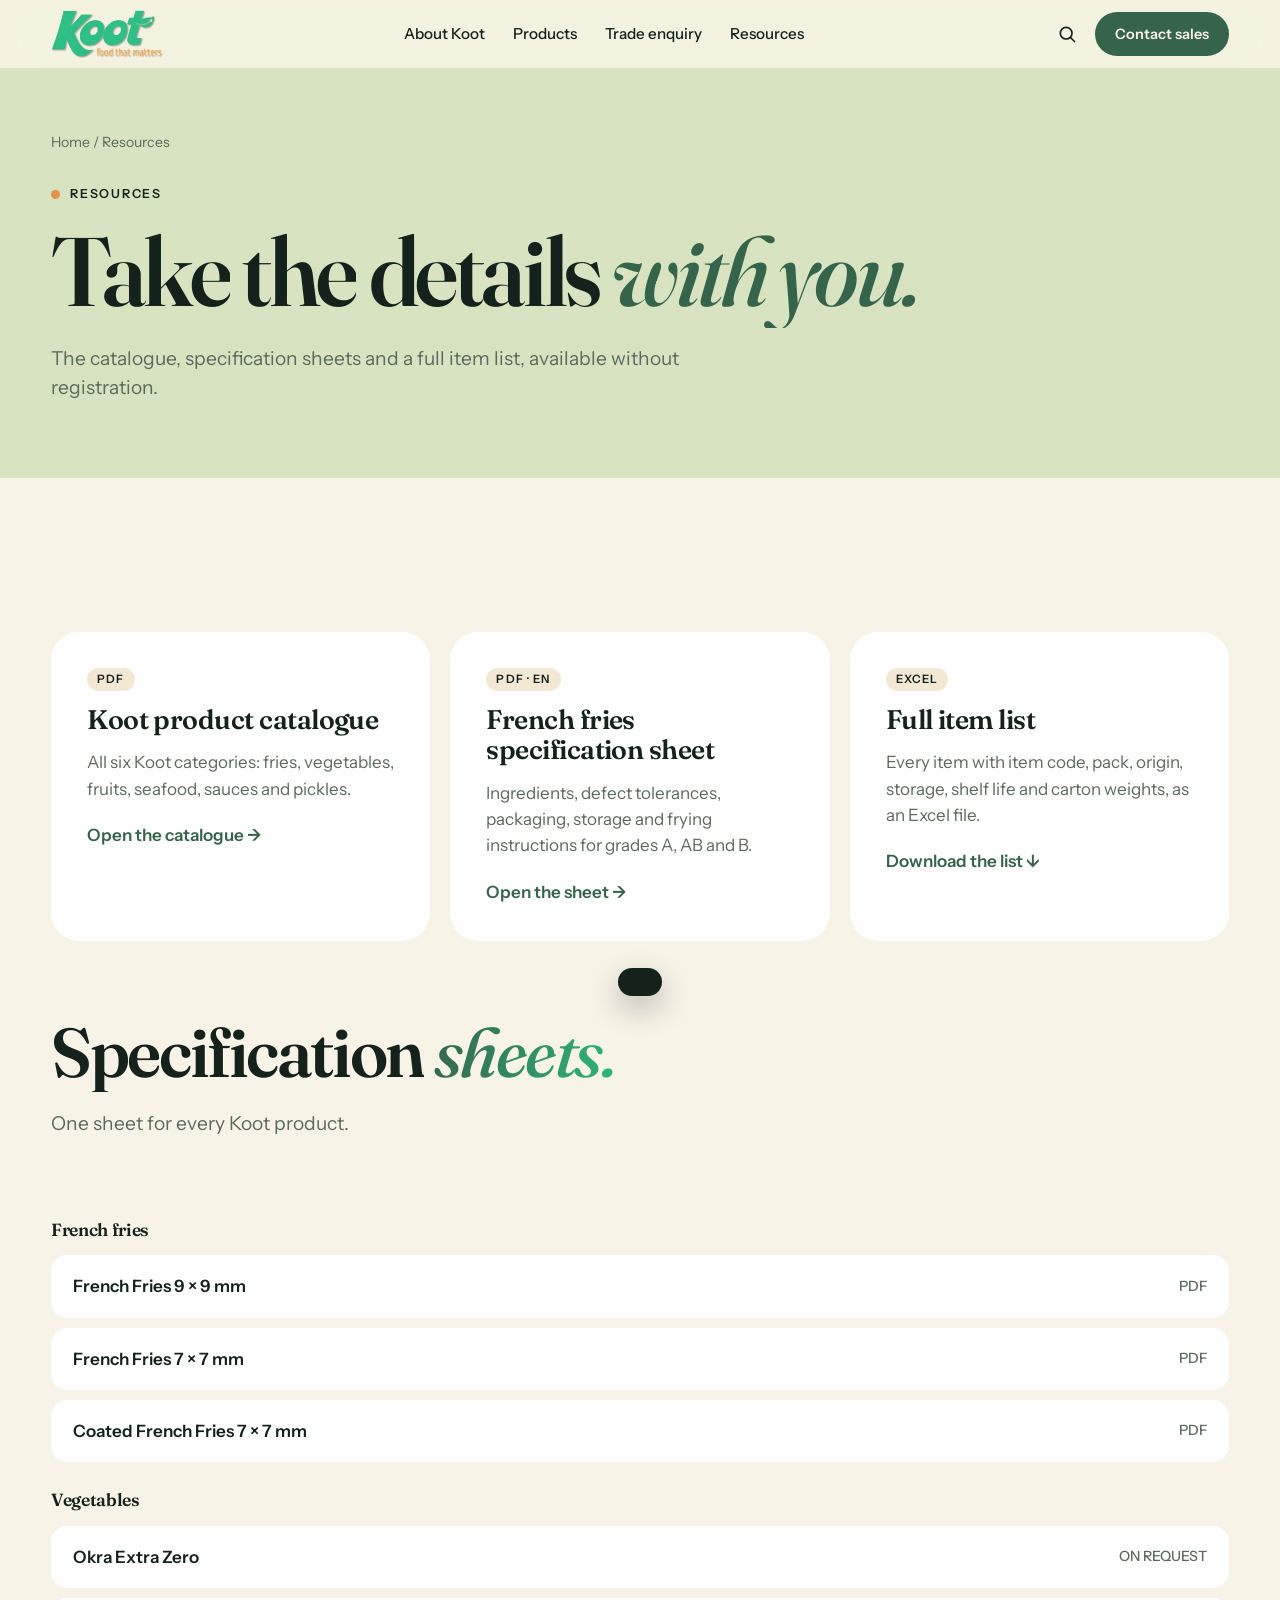
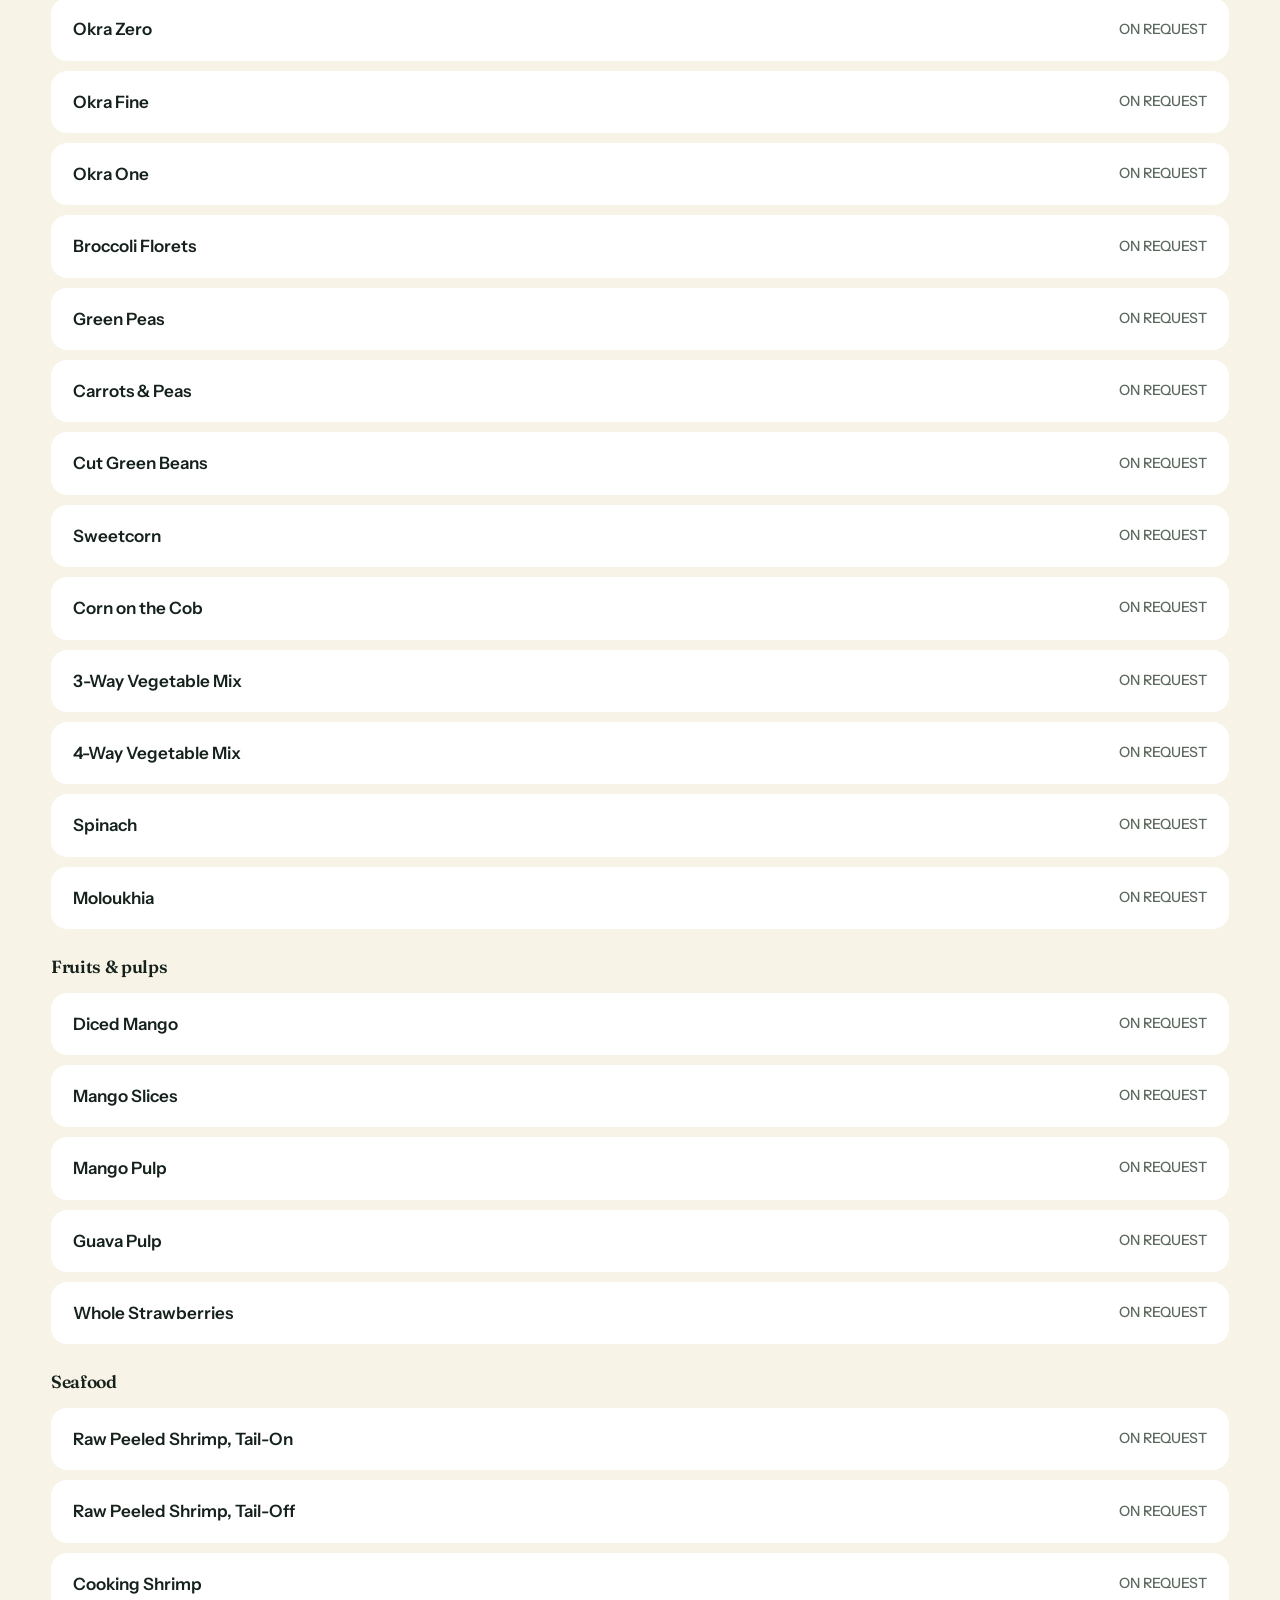
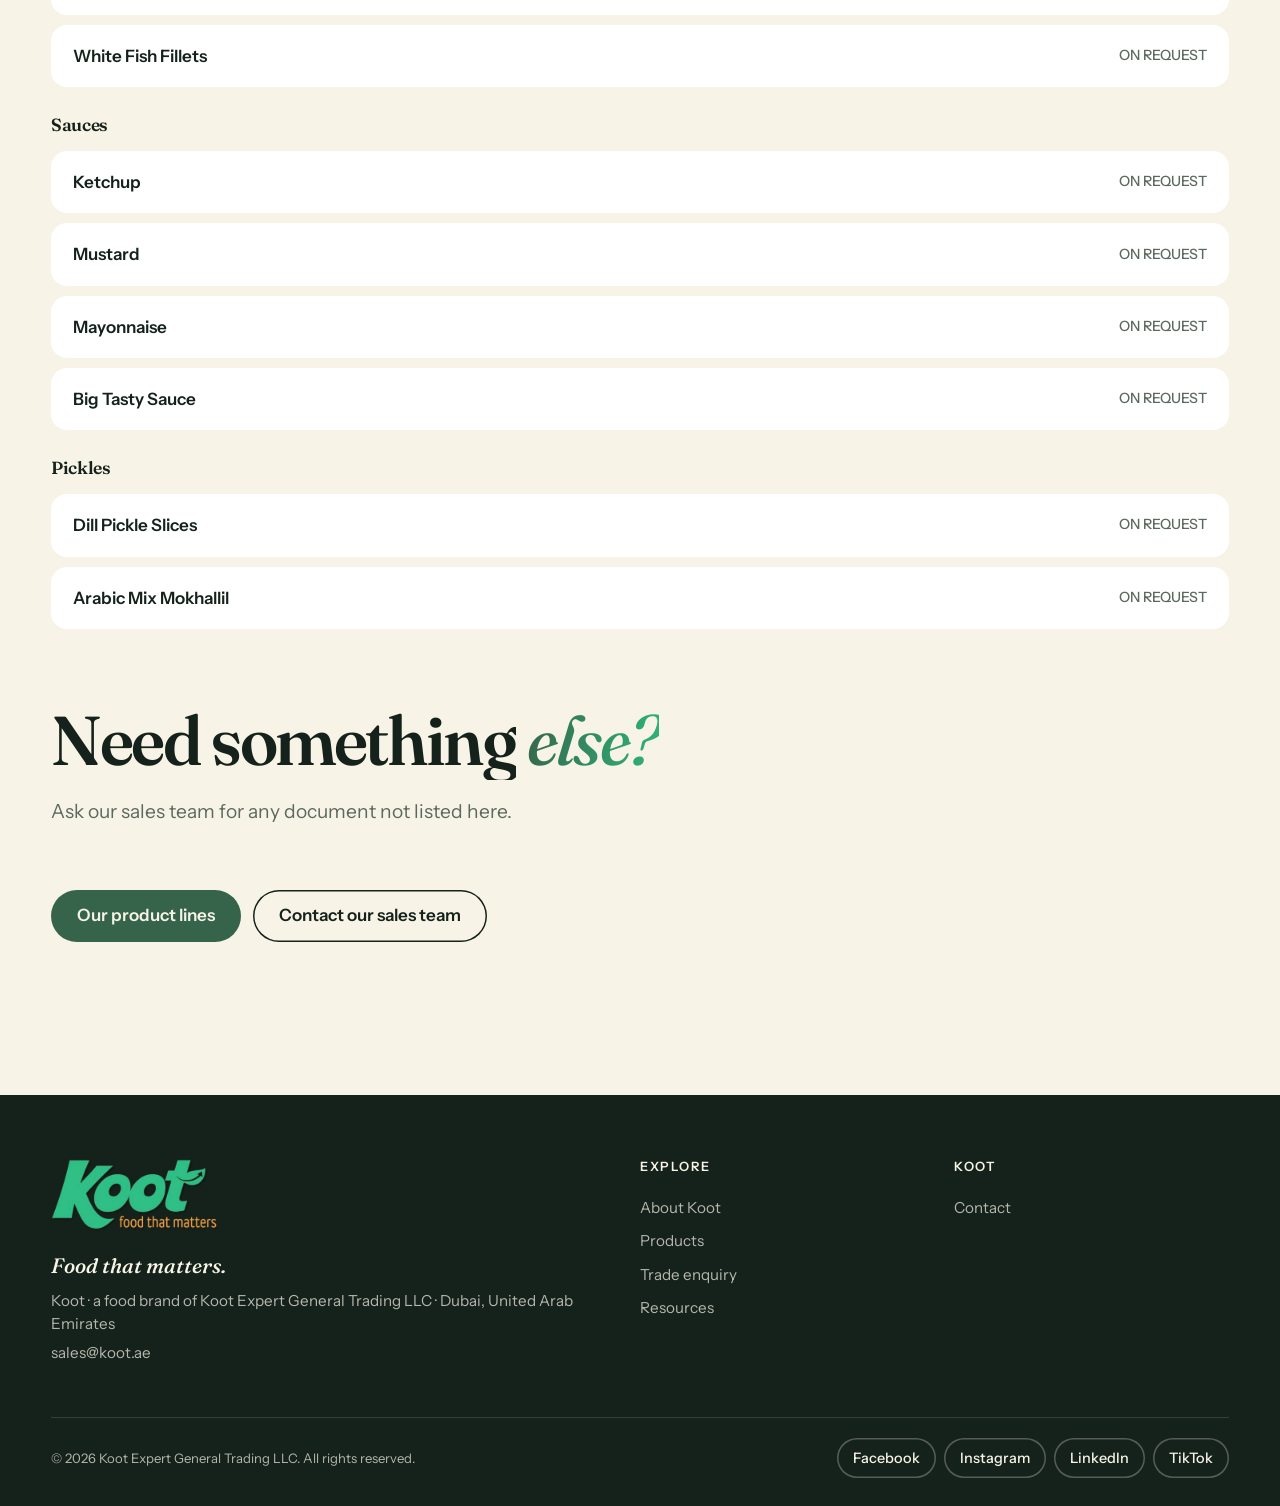
<file: resources.html>
<!doctype html>
<html lang="en" dir="ltr">
<head>
<meta charset="utf-8">
<meta name="viewport" content="width=device-width,initial-scale=1">
<title>Resources · Koot</title>
<meta name="description" content="Koot catalogue, product specification sheets and a full item list (Excel).">
<link rel="preconnect" href="https://fonts.googleapis.com">
<link rel="preconnect" href="https://fonts.gstatic.com" crossorigin>
<link href="https://fonts.googleapis.com/css2?family=Fraunces:ital,opsz,wght@0,9..144,400..800;1,9..144,400..600&family=Instrument+Sans:wght@400;500;600;700&display=swap" rel="stylesheet">
<link rel="stylesheet" href="assets/koot.css">
<link rel="icon" href="assets/img/favicon.png" type="image/png"><link rel="apple-touch-icon" href="assets/img/apple-touch-icon.png">
</head>
<body>
<main id="main">
<section class="chero" style="--accent:#6DB04A">
  <div class="wrap">
    <p class="crumbs"><a href="index.html" data-ar="الرئيسية">Home</a> / <span data-ar="المصادر">Resources</span></p>
    <span class="eyebrow" data-ar="المصادر">Resources</span>
    <h1 data-ar="خذ المعلومات <em>معك.</em>">Take the details <em>with you.</em></h1>
    <p class="lead" style="margin-top:24px" data-ar="الكتالوج وأوراق المواصفات وقائمة كاملة بالأصناف، متاحة بدون تسجيل.">The catalogue, specification sheets and a full item list, available without registration.</p>
  </div>
</section>
<section class="sec">
  <div class="wrap res-grid">
    <a class="res" href="assets/docs/Koot_Catalogue.pdf" target="_blank" rel="noopener" data-reveal>
      <span class="res-type">PDF</span><h3 data-ar="كتالوج كوت">Koot product catalogue</h3><p data-ar="كل فئات كوت: بطاطس وخضروات وفواكه ومأكولات بحرية وصلصات ومخللات.">All six Koot categories: fries, vegetables, fruits, seafood, sauces and pickles.</p><span class="more"><span data-ar="افتح الكتالوج">Open the catalogue</span> <span class="arr">→</span></span>
    </a>
    <a class="res" href="assets/docs/KOOT_Product_Specification.pdf" target="_blank" rel="noopener" data-reveal="2">
      <span class="res-type">PDF · EN</span><h3 data-ar="ورقة مواصفات البطاطس المقلية">French fries specification sheet</h3><p data-ar="المكونات والعيوب المسموحة والتعبئة والتخزين وتعليمات القلي لدرجات A وAB وB.">Ingredients, defect tolerances, packaging, storage and frying instructions for grades A, AB and B.</p><span class="more"><span data-ar="افتح الورقة">Open the sheet</span> <span class="arr">→</span></span>
    </a>
    <a class="res" href="assets/docs/Koot_Item_List.xlsx" download data-reveal="3">
      <span class="res-type">EXCEL</span><h3 data-ar="قائمة الأصناف الكاملة">Full item list</h3><p data-ar="كل الأصناف برمز الصنف والعبوة والمنشأ والتخزين ومدة الصلاحية وأوزان الكرتون. يُفتح في إكسل.">Every item with item code, pack, origin, storage, shelf life and carton weights, as an Excel file.</p><span class="more"><span>Download the list</span> <span class="arr">↓</span></span>
    </a>
  </div>
  <div class="wrap" id="specs" style="margin-top:clamp(40px,6vw,80px);scroll-margin-top:110px">
    <div class="head" data-reveal><h2>Specification <em>sheets.</em></h2><p class="lead">One sheet for every Koot product.</p></div>
    <div class="dl spec-list"></div>
  </div>
  <div class="wrap" style="margin-top:clamp(40px,6vw,80px)">
    <div class="head" data-reveal><h2>Need something <em>else?</em></h2><p class="lead">Ask our sales team for any document not listed here.</p></div>
    <div class="btns"><a class="btn" href="category.html" data-ar="خطوط منتجاتنا">Our product lines</a><a class="btn btn--ghost" href="rfq.html" data-ar="تواصل مع فريق المبيعات">Contact our sales team</a></div>
  </div>
</section>
</main>
<script src="assets/products.js"></script>
<script src="assets/data.js"></script>
<script src="assets/art.js"></script>
<script src="assets/koot.js"></script>
<script src="assets/extras.js"></script>
<script>
(function () {
  var K = KOOT;
  /* spec sheets: put a PDF at assets/docs/specs/<product id>.pdf and list the id in SPECS; fries share the master sheet */
  var SPECS = {};
  document.querySelector('.spec-list').innerHTML = K.cats.map(function (c) {
    return '<h3 class="spec-cat">' + c.en + '</h3>' + K.list.filter(function (p) { return p.cat === c.id; }).map(function (p) {
      var href = c.id === 'fries' ? 'assets/docs/KOOT_Product_Specification.pdf' : SPECS[p.id] ? 'assets/docs/specs/' + p.id + '.pdf' : '';
      return href ? '<a class="btn-row" href="' + href + '" target="_blank" rel="noopener"><span>' + p.en + '</span><small>PDF</small></a>'
                  : '<a class="btn-row" href="rfq.html?cat=' + p.cat + '&spec=' + p.id + '"><span>' + p.en + '</span><small>ON REQUEST</small></a>';
    }).join('');
  }).join('');
  K.boot();
  if (location.hash) { var t = document.querySelector(location.hash); if (t) t.scrollIntoView(); }
})();
</script>
</body>
</html>
</file>
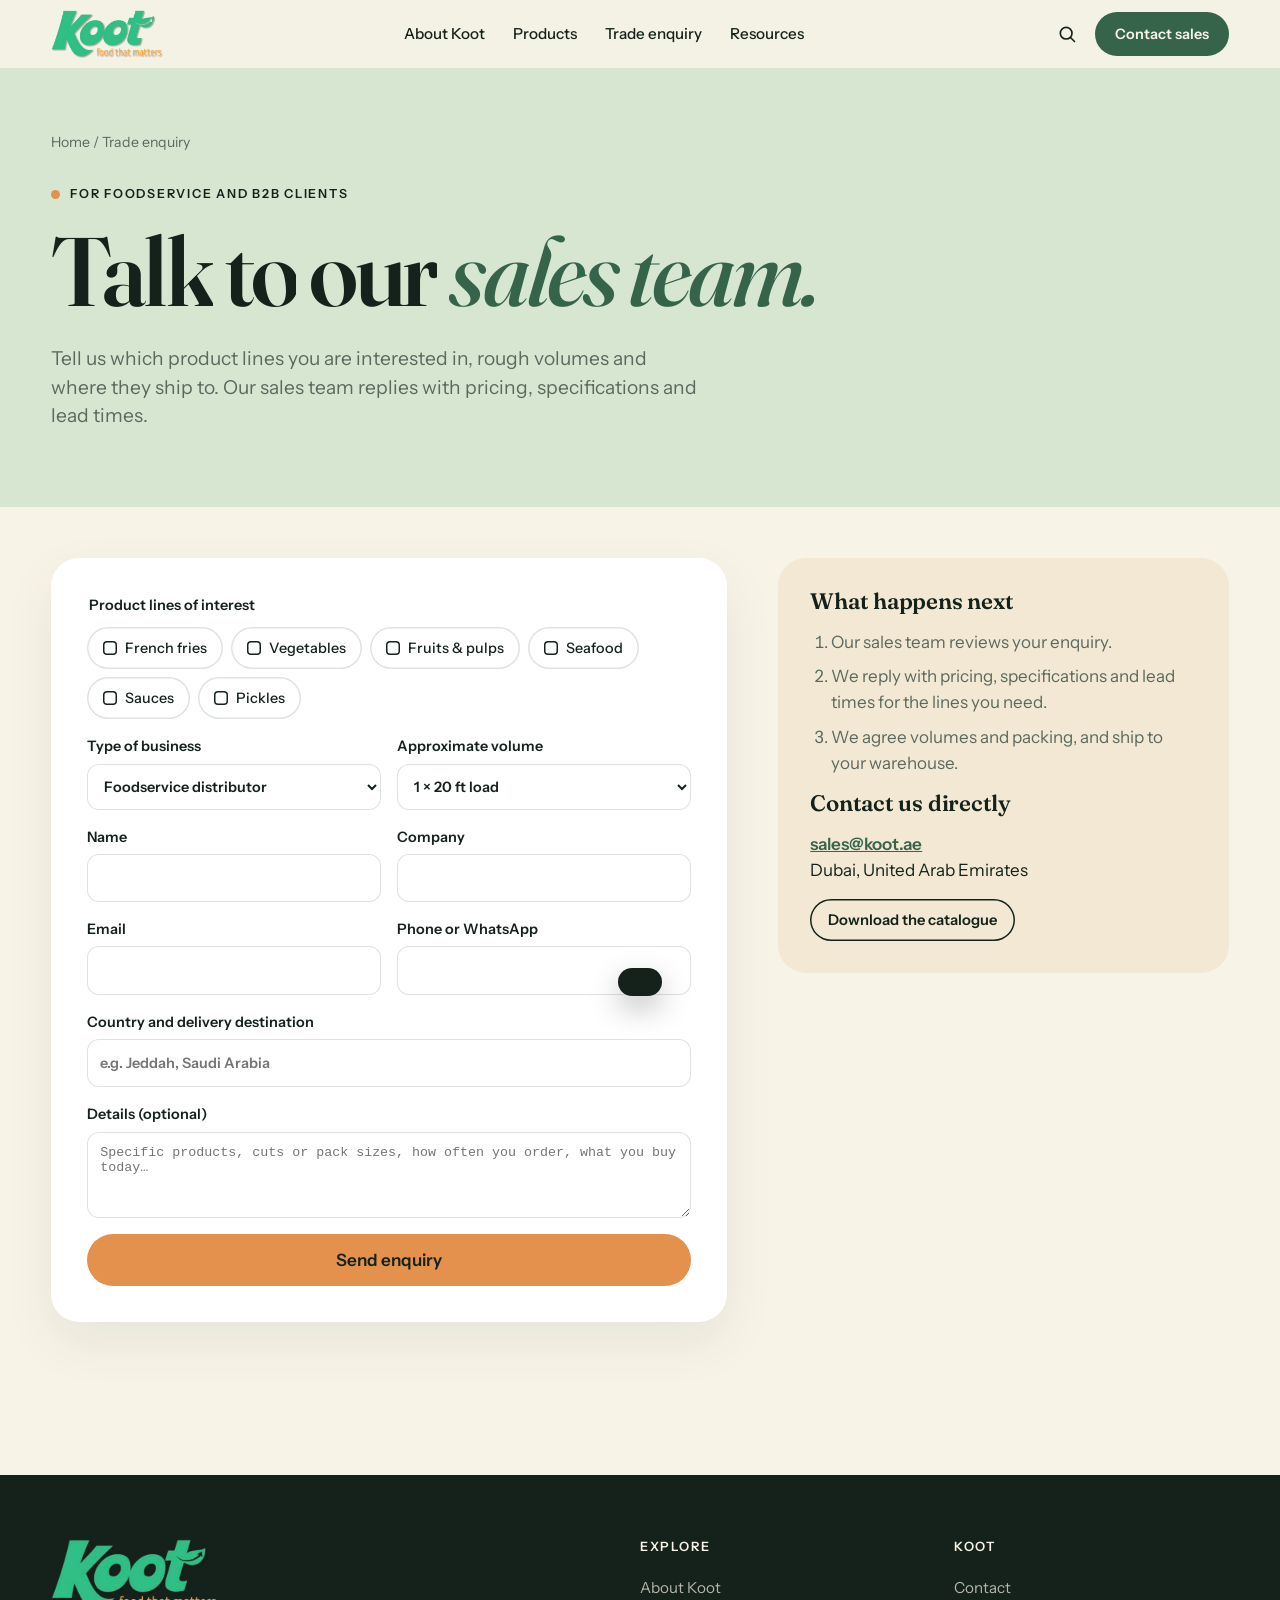
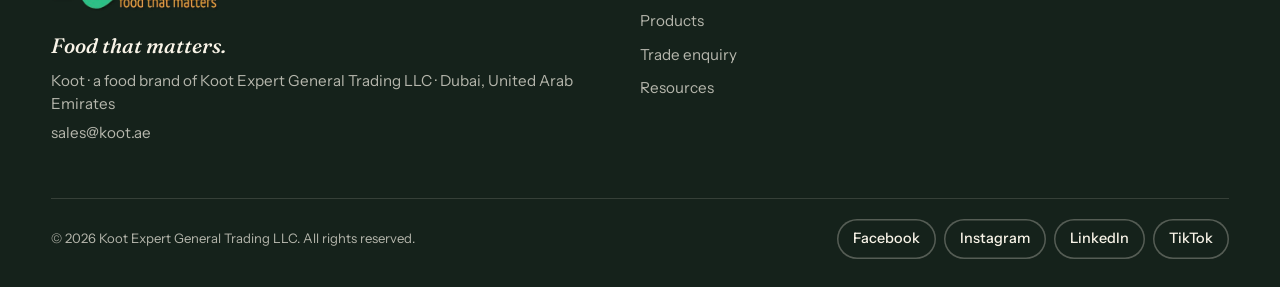
<file: rfq.html>
<!doctype html>
<html lang="en" dir="ltr">
<head>
<meta charset="utf-8">
<meta name="viewport" content="width=device-width,initial-scale=1">
<title>Trade enquiry · Koot</title>
<meta name="description" content="Send a trade enquiry to the Koot sales team: product lines, volumes and destination for foodservice and B2B clients.">
<link rel="preconnect" href="https://fonts.googleapis.com">
<link rel="preconnect" href="https://fonts.gstatic.com" crossorigin>
<link href="https://fonts.googleapis.com/css2?family=Fraunces:ital,opsz,wght@0,9..144,400..800;1,9..144,400..600&family=Instrument+Sans:wght@400;500;600;700&display=swap" rel="stylesheet">
<link rel="stylesheet" href="assets/koot.css">
<link rel="icon" href="assets/img/favicon.png" type="image/png"><link rel="apple-touch-icon" href="assets/img/apple-touch-icon.png">
</head>
<body>
<main id="main">
<section class="chero" style="--accent:#6ABE8C">
  <div class="wrap">
    <p class="crumbs"><a href="index.html" data-ar="الرئيسية">Home</a> / <span data-ar="استفسار تجاري">Trade enquiry</span></p>
    <span class="eyebrow">For foodservice and B2B clients</span>
    <h1 data-ar="تحدّث مع <em>فريق المبيعات.</em>">Talk to our <em>sales team.</em></h1>
    <p class="lead" data-ar="أخبرنا بالفئات التي تهمّك والكميات التقريبية ووجهة الشحن. يرد عليك فريق المبيعات بالأسعار والمواصفات ومدة التوريد.">Tell us which product lines you are interested in, rough volumes and where they ship to. Our sales team replies with pricing, specifications and lead times.</p>
  </div>
</section>

<section class="sec" style="padding-top:clamp(28px,4vw,56px)">
  <div class="wrap enq">
    <form class="cform enq-form" novalidate>
      <fieldset class="wide enq-lines">
        <legend data-ar="خطوط المنتجات التي تهمّك">Product lines of interest</legend>
        <div class="enq-chips"></div>
      </fieldset>
      <label><span data-ar="نوع النشاط">Type of business</span><select name="biz">
        <option>Foodservice distributor</option><option>HoReCa (hotels, restaurants and cafés)</option><option>Other B2B business</option></select></label>
      <label><span data-ar="الكمية التقريبية">Approximate volume</span><select name="volume">
        <optgroup label="20 ft container"><option>1 × 20 ft load</option><option>2 × 20 ft loads</option><option>3 × 20 ft loads</option><option>4+ × 20 ft loads</option></optgroup><optgroup label="40 ft container"><option>1 × 40 ft load</option><option>2 × 40 ft loads</option><option>3 × 40 ft loads</option><option>4+ × 40 ft loads</option></optgroup><option>Not sure yet</option></select></label>
      <label><span data-ar="الاسم">Name</span><input name="name" required autocomplete="name"></label>
      <label><span data-ar="الشركة">Company</span><input name="company" required autocomplete="organization"></label>
      <label><span data-ar="البريد الإلكتروني">Email</span><input name="email" type="email" required autocomplete="email"></label>
      <label><span data-ar="الهاتف أو واتساب">Phone or WhatsApp</span><input name="phone" type="tel" autocomplete="tel"></label>
      <label class="wide"><span data-ar="الدولة ووجهة الشحن">Country and delivery destination</span><input name="dest" required data-ar-ph="مثال: جدة، السعودية" placeholder="e.g. Jeddah, Saudi Arabia" autocomplete="country-name"></label>
      <label class="wide"><span data-ar="تفاصيل الطلب (اختياري)">Details (optional)</span><textarea name="msg" rows="4" data-ar-ph="المنتجات أو المقاسات أو العبوات المحددة، وتكرار الطلب، والعلامة التجارية الحالية…" placeholder="Specific products, cuts or pack sizes, how often you order, what you buy today…"></textarea></label>
      <input name="website" tabindex="-1" autocomplete="off" aria-hidden="true" style="position:absolute;width:1px;height:1px;min-height:0;padding:0;border:0;opacity:0;pointer-events:none;clip-path:inset(50%)">
      <button class="btn btn--orange wide" type="submit" data-ar="أرسل الاستفسار">Send enquiry</button>
      <p class="form-msg wide" role="alert"></p>
    </form>
    <aside class="enq-side">
      <h2 data-ar="ماذا يحدث بعد ذلك">What happens next</h2>
      <ol>
        <li data-ar="يراجع فريق المبيعات استفسارك.">Our sales team reviews your enquiry.</li>
        <li data-ar="نرد عليك بالأسعار والمواصفات ومدة التوريد للمنتجات المطلوبة.">We reply with pricing, specifications and lead times for the lines you need.</li>
        <li data-ar="نتفق على الكميات والتعبئة والشحن بالكرتون أو المنصة أو الحاوية.">We agree volumes and packing, and ship to your warehouse.</li>
      </ol>
      <h2 data-ar="تواصل مباشرة">Contact us directly</h2>
      <p><a href="mailto:sales@koot.ae">sales@koot.ae</a><br><span data-ar="دبي، الإمارات العربية المتحدة">Dubai, United Arab Emirates</span></p>
      <a class="btn btn--ghost btn--sm" href="resources.html" data-ar="حمّل الكتالوج">Download the catalogue</a>
    </aside>
  </div>
</section>
</main>

<script src="assets/products.js"></script>
<script src="assets/data.js"></script>
<script src="assets/art.js"></script>
<script src="assets/koot.js"></script>
<script src="assets/extras.js"></script>
<script>
(function () {
  var K = KOOT, f = document.querySelector('.enq-form'), box = f.querySelector('.enq-chips');
  function ar() { return K.lang === 'ar'; }
  function esc(s) { return String(s == null ? '' : s).replace(/&/g, '&amp;').replace(/</g, '&lt;').replace(/"/g, '&quot;'); }
  var picked = {}, pre = location.hash.slice(1) || new URLSearchParams(location.search).get('cat');
  if (pre && K.cat(pre)) picked[pre] = true;
  var spec = K.byId(new URLSearchParams(location.search).get('spec') || '');
  if (spec && !f.msg.value) f.msg.value = 'Please send the specification sheet for ' + spec.en + ' (' + spec.variants.map(function (v) { return v.sku; }).join(', ') + ').';
  function draw() {
    box.innerHTML = K.cats.map(function (c) {
      return '<label class="enq-chip"><input type="checkbox" name="lines" value="' + c.id + '"' + (picked[c.id] ? ' checked' : '') + '><span>' + (ar() ? c.ar : c.en) + '</span></label>';
    }).join('');
  }
  box.addEventListener('change', function (e) { picked[e.target.value] = e.target.checked; });
  document.addEventListener('koot:lang', draw);

  /* The enquiry leaves the site as JSON through K.send (see HANDOFF.md). No basket and no quantities per SKU:
     the sales team replies with an offer. */
  f.addEventListener('submit', function (e) {
    e.preventDefault();
    var msg = f.querySelector('.form-msg'), btn = f.querySelector('[type=submit]');
    if (f.website.value) return;
    var lines = K.cats.filter(function (c) { return picked[c.id]; }).map(function (c) { return c.en; });
    if (!lines.length) { msg.textContent = ar() ? 'اختر خط منتجات واحداً على الأقل.' : 'Choose at least one product line.'; return; }
    if (!f.checkValidity()) { msg.textContent = ar() ? 'أكمل الحقول المطلوبة.' : 'Please fill in name, company, email and destination.'; f.reportValidity(); return; }
    var ref = 'ENQ-' + new Date().toISOString().slice(0, 10).replace(/-/g, '') + '-' + Math.random().toString(36).slice(2, 6).toUpperCase();
    var c = { name: f.name.value, company: f.company.value, email: f.email.value, phone: f.phone.value, destination: f.dest.value, business: f.biz.value, volume: f.volume.value };
    var text = ['Reference: ' + ref, 'Company: ' + c.company, 'Contact: ' + c.name + ' <' + c.email + '> ' + c.phone, 'Business: ' + c.business, 'Destination: ' + c.destination, 'Volume: ' + c.volume, 'Product lines: ' + lines.join(', '), '', f.msg.value].join('\n');
    btn.disabled = true; msg.textContent = ar() ? 'جارٍ الإرسال…' : 'Sending…';
    K.send({ type: 'enquiry', reference: ref, _subject: 'Koot trade enquiry ' + ref + ' · ' + c.company, to: K.config.rfqTo, replyTo: c.email, customer: c, productLines: lines, notes: f.msg.value, text: text, html: '<pre>' + esc(text) + '</pre>' }).then(function () {
      f.outerHTML = '<div class="tray-done"><h3>' + (ar() ? 'وصلنا استفسارك.' : 'Thank you, your enquiry is with our sales team.') + '</h3><p>' + (ar() ? 'رقم المرجع ' : 'Reference ') + '<bdi>' + ref + '</bdi>. ' + (ar() ? 'سنرد على ' : 'We will reply to ') + '<bdi>' + esc(c.email) + '</bdi> ' + (ar() ? 'خلال يوم عمل واحد عادةً.' : 'usually within one working day.') + '</p><p>' + (ar() ? 'احتفظ بالمرجع واذكره إذا راسلتنا. نسخة من استفسارك:' : 'Keep the reference and quote it if you contact us. A copy of your enquiry:') + '</p><pre class="enq-copy">' + esc(text) + '</pre><div class="btns"><button class="btn btn--ghost btn--sm" type="button" onclick="print()">' + (ar() ? 'طباعة' : 'Print this') + '</button><a class="btn btn--sm" href="category.html">' + (ar() ? 'العودة إلى المنتجات' : 'Back to products') + '</a></div></div>';
    }).catch(function () {
      btn.disabled = false; msg.innerHTML = (ar() ? 'تعذّر الإرسال من الموقع. راسلنا مباشرة على ' : 'We could not send this from the website. Please email us directly at ') + '<a href="mailto:sales@koot.ae?subject=' + encodeURIComponent('Trade enquiry ' + ref) + '&body=' + encodeURIComponent(text) + '">sales@koot.ae</a>' + (ar() ? ' (سيفتح بريدك ومعه تفاصيل الاستفسار).' : ' (this opens your email with the enquiry filled in).');
    });
  });
  K.boot(); draw();
})();
</script>
</body>
</html>
</file>
<file: assets/koot.css>
/* Koot design system. Tokens first; see design-system.html for usage. */
:root{
  /* spacing scale: use these, not raw numbers */
  --s1:4px;--s2:8px;--s3:12px;--s4:16px;--s5:24px;--s6:32px;--s7:48px;--s8:72px;--s9:120px;
  --green:#36644B;        /* catalogue dark green */
  --green-deep:#1F3F2E;
  --green-soft:#6ABE8C;   /* catalogue light green */
  --logo-green:#2FB67C;   /* logo green, sampled from the logo file */
  --cream:#F8F3E7;
  --beige:#F2E8D3;
  --sand:#E3D3B5;
  --orange:#E3914D;
  --ink:#15221B;
  --muted:#5C695F;
  --line:rgba(21,34,27,.13);
  --accent:#F3B21F;       /* set per category */
  --display:"Fraunces",Georgia,serif;
  --body:"Instrument Sans",system-ui,-apple-system,sans-serif;
  --ease:cubic-bezier(.2,.7,.1,1);
  --t-fast:.2s; --t-med:.5s; --t-slow:.9s;
  --gut:clamp(16px,4vw,56px);
  --max:1320px;
  --r:28px; --r-sm:16px;
  --hdr:68px;
}
[lang=ar]{--display:"Alexandria","Fraunces",sans-serif;--body:"IBM Plex Sans Arabic",system-ui,sans-serif}

/* ---------- base ---------- */
*,*::before,*::after{box-sizing:border-box}
html{overflow-x:clip;scroll-behavior:smooth;-webkit-text-size-adjust:100%;scroll-padding-top:var(--hdr)}
body{margin:0;background:var(--cream);color:var(--ink);font:400 17px/1.55 var(--body);overflow-x:clip;-webkit-font-smoothing:antialiased}
svg,img{display:block;max-width:100%}
a{color:inherit;text-decoration:none}
button,input,select{font:inherit;color:inherit}
button{cursor:pointer;background:none;border:0;padding:0}
h1,h2,h3,h4{font-family:var(--display);font-weight:600;line-height:1;letter-spacing:-.035em;margin:0;text-wrap:balance}
h1{font-size:clamp(3.2rem,9.2vw,8.4rem)}
h2{font-size:clamp(2.3rem,5.4vw,4.8rem)}
h3{font-size:clamp(1.35rem,2.1vw,1.85rem);letter-spacing:-.02em;line-height:1.12}
h4{font:600 .8rem/1.2 var(--body);letter-spacing:.12em;text-transform:uppercase}
p{margin:0}
em{font-style:italic;font-weight:500;color:var(--green)}
[lang=ar] *{letter-spacing:0!important}
[lang=ar] h1,[lang=ar] h2,[lang=ar] h3{line-height:1.3;font-weight:700}
[lang=ar] em{font-style:normal}
:focus-visible{outline:3px solid var(--orange);outline-offset:3px;border-radius:6px}
.skip{position:absolute;inset-inline-start:-999px}.skip:focus{inset-inline-start:16px;top:16px;z-index:99;background:#fff;padding:10px 16px;border-radius:99px}
.wrap{max-width:var(--max);margin-inline:auto}
.sec{padding:clamp(var(--s8),12vw,168px) var(--gut)}
.sec--beige{background:var(--beige)}
.sec--green{background:var(--green-deep);color:var(--cream)}
.sec--green em,.p2p em{color:var(--orange)}
.lead{font-size:clamp(1.08rem,1.5vw,1.35rem);line-height:1.5;color:var(--muted);max-width:34em}
.sec--green .lead{color:rgba(250,245,234,.72)}
.eyebrow{display:inline-flex;align-items:center;gap:10px;font:600 .78rem/1 var(--body);letter-spacing:.14em;text-transform:uppercase;margin-bottom:22px}
.eyebrow::before{content:"";width:9px;height:9px;border-radius:50%;background:var(--orange)}
.head{display:grid;gap:22px;margin-bottom:clamp(36px,5vw,72px)}
.head--split{grid-template-columns:1.2fr 1fr;align-items:end}
.arr{display:inline-block;transition:transform var(--t-fast) var(--ease)}
[dir=rtl] .arr{transform:scaleX(-1)}
a:hover>.arr,button:hover>.arr{transform:translateX(5px)}
[dir=rtl] a:hover>.arr,[dir=rtl] button:hover>.arr{transform:scaleX(-1) translateX(5px)}
.art{width:100%;height:100%}
.sample{display:inline-block;font:600 .7rem/1 var(--body);letter-spacing:.08em;text-transform:uppercase;padding:6px 10px;border-radius:99px;background:rgba(240,131,42,.16);color:#9A4A07}

/* ---------- buttons ---------- */
.btn{display:inline-flex;align-items:center;justify-content:center;gap:10px;min-height:52px;padding:0 26px;border-radius:99px;background:var(--green);color:var(--cream);font-weight:600;transition:transform var(--t-fast) var(--ease),background var(--t-fast)}
.btn:hover{background:var(--green-deep);transform:translateY(-2px)}
.btn--orange{background:var(--orange);color:var(--ink)}.btn--orange:hover{background:#FF9A45}
.btn--ghost{background:none;color:inherit;box-shadow:inset 0 0 0 1.5px currentColor}.btn--ghost:hover{background:rgba(21,34,27,.07)}
.sec--green .btn--ghost:hover{background:rgba(250,245,234,.1)}
.btn--light{background:var(--cream);color:var(--ink)}.btn--light:hover{background:#fff}
.btn--sm{min-height:42px;padding:0 18px;font-size:.92rem}
.btn.is-added{background:var(--green-soft);color:var(--cream)}
.btns{display:flex;flex-wrap:wrap;gap:12px}
.chip{min-height:42px;padding:0 18px;border-radius:99px;box-shadow:inset 0 0 0 1.5px var(--line);font-weight:500;font-size:.95rem;transition:all var(--t-fast)}
.chip:hover{box-shadow:inset 0 0 0 1.5px var(--ink)}
.chip[aria-pressed=true]{background:var(--ink);color:var(--cream);box-shadow:none}

/* ---------- header ---------- */
.hdr{position:fixed;inset:0 0 auto;z-index:50;height:var(--hdr);display:flex;align-items:center;gap:24px;padding:0 var(--gut);background:rgba(250,245,234,.82);backdrop-filter:saturate(1.4) blur(16px);-webkit-backdrop-filter:saturate(1.4) blur(16px);transition:box-shadow var(--t-med)}
.hdr.scrolled{box-shadow:0 1px 0 var(--line)}
.logo{display:inline-flex;align-items:center;height:48px}
.logo img{height:100%;width:auto}
.nav{display:flex;gap:clamp(14px,2.2vw,34px);margin-inline:auto;font-weight:500;font-size:.95rem}
.nav a{position:relative;padding:8px 0}
.nav a::after{content:"";position:absolute;inset:auto 0 2px;height:2px;background:var(--orange);transform:scaleX(0);transition:transform var(--t-fast) var(--ease)}
.nav a:hover::after{transform:scaleX(1)}
.tools{display:flex;align-items:center;gap:6px}
.ico,.lang{min-width:44px;height:44px;display:grid;place-items:center;border-radius:99px;padding:0 12px;font-weight:600;font-size:.9rem}
.ico:hover,.lang:hover{background:rgba(21,34,27,.07)}
.selbtn{display:inline-flex;align-items:center;justify-content:center;gap:10px;height:44px;padding:0 20px;border-radius:99px;background:var(--green);color:var(--cream);font-weight:600;font-size:.9rem}
[dir=rtl] .selbtn{padding:0 20px}
.selbtn b{min-width:28px;height:28px;display:grid;place-items:center;border-radius:99px;background:rgba(255,255,255,.16);font-size:.82rem}
.selbtn b.on{background:var(--orange);color:var(--ink)}
.burger{display:none;width:44px;height:44px;place-items:center;align-content:center;gap:7px}
.burger i{display:block;width:22px;height:2px;background:var(--ink);transition:transform var(--t-fast)}
.nav-open .burger i:first-child{transform:translateY(4.5px) rotate(45deg)}.nav-open .burger i:last-child{transform:translateY(-4.5px) rotate(-45deg)}

/* ---------- hero ---------- */
.hero{min-height:100svh;padding:calc(var(--hdr) + 28px) var(--gut) 40px;display:grid;grid-template-columns:1.08fr .92fr;gap:clamp(20px,4vw,64px);align-items:center;max-width:calc(var(--max) + 2*var(--gut));margin-inline:auto}
.hero h1{margin-bottom:28px}
.hero h1 em{display:inline-block;position:relative}
.hero .lead{margin-bottom:34px}
.hero-art{position:relative;aspect-ratio:1;max-height:78svh;justify-self:center;width:100%}
.hero-disc{position:absolute;inset:0;border-radius:50%;background:radial-gradient(circle at 35% 30%,#F7E6B9,var(--accent) 130%);opacity:.55}
.hero-scene{position:absolute;inset:7%;animation:drift 14s ease-in-out infinite alternate}
.hero-pack{position:absolute;width:42%;height:auto;aspect-ratio:3/4;inset-inline-start:-3%;bottom:-3%;transform:rotate(-7deg);filter:drop-shadow(0 30px 40px rgba(16,53,36,.28))}
[dir=rtl] .hero-pack{transform:rotate(7deg)}
@keyframes drift{from{transform:rotate(-3deg)}to{transform:rotate(4deg)}}
.strip{border-block:1px solid var(--line);padding:20px var(--gut);display:flex;flex-wrap:wrap;gap:10px 34px;justify-content:center;font-weight:500;color:var(--muted);font-size:.95rem}
.strip span::before{content:"";display:inline-block;width:6px;height:6px;border-radius:50%;background:var(--green);margin-inline-end:10px;vertical-align:middle}

/* ---------- duo: two sides of Koot ---------- */
.duo{display:grid;grid-template-columns:1fr 1fr;gap:20px}
.duo a{position:relative;display:grid;align-content:end;gap:14px;min-height:clamp(380px,44vw,560px);padding:clamp(24px,3.4vw,48px);border-radius:var(--r);overflow:hidden;isolation:isolate}
.duo-own{background:var(--green-deep);color:var(--cream)}
.duo-dist{background:var(--beige)}
.duo .duo-art{position:absolute;z-index:-1;width:62%;aspect-ratio:1;inset-inline-end:-8%;top:-10%;transition:transform var(--t-slow) var(--ease)}
.duo a:hover .duo-art{transform:scale(1.06) rotate(5deg)}
.duo p{max-width:26em;opacity:.8}
.duo .more{font-weight:600;margin-top:8px}
.duo-brands{position:absolute;z-index:-1;inset:8% 6% auto;display:flex;flex-wrap:wrap;gap:10px;justify-content:flex-end}
.duo-brands span{padding:12px 20px;border-radius:99px;background:var(--cream);font:600 1.05rem/1 var(--display);box-shadow:0 6px 18px rgba(21,34,27,.07)}

/* ---------- range switcher ---------- */
.range{transition:background var(--t-slow) var(--ease);background:color-mix(in srgb,var(--accent) 16%,var(--cream))}
.range-grid{display:grid;grid-template-columns:.9fr 1.1fr;gap:clamp(24px,5vw,80px);align-items:center}
.range-list{display:grid;gap:2px}
.range-list button{text-align:start;font:600 clamp(2rem,4.6vw,4.1rem)/1.12 var(--display);letter-spacing:-.035em;opacity:.28;transition:opacity var(--t-med),transform var(--t-med) var(--ease);padding:4px 0}
.range-list button:hover{opacity:.6}
.range-list button[aria-selected=true]{opacity:1;transform:translateX(14px)}
[dir=rtl] .range-list button[aria-selected=true]{transform:translateX(-14px)}
.range-stage{position:relative;aspect-ratio:1;border-radius:50%;background:color-mix(in srgb,var(--accent) 55%,var(--cream));transition:background var(--t-slow) var(--ease)}
.range-item{position:absolute;inset:0;opacity:0;visibility:hidden;transform:scale(.9) rotate(-8deg);transition:opacity var(--t-med),transform var(--t-slow) var(--ease),visibility 0s var(--t-med)}
.range-item.on{opacity:1;visibility:visible;transform:none;transition-delay:0s}
.range-item .sc{position:absolute;inset:8%}
.range-item .pk{position:absolute;width:38%;aspect-ratio:3/4;inset-inline-end:-4%;bottom:-4%;transform:rotate(8deg);filter:drop-shadow(0 24px 30px rgba(16,53,36,.3))}
.range-cap{margin-top:28px;display:grid;gap:18px;min-height:8.5em;align-content:start}
.range-cap p{font-size:1.15rem;max-width:24em}

/* ---------- product to plate ---------- */
.p2p{height:320vh;background:var(--green-deep);color:var(--cream)}
.p2p-sticky{position:sticky;top:0;height:100svh;padding:calc(var(--hdr) + 16px) var(--gut) 28px;display:grid;grid-template-columns:1fr 1fr;gap:clamp(20px,5vw,80px);align-items:center;max-width:calc(var(--max) + 2*var(--gut));margin-inline:auto}
.p2p h2{margin-bottom:clamp(20px,3vw,44px)}
.p2p-steps{list-style:none;margin:0 0 30px;padding:0;display:grid;gap:18px}
.p2p-steps li{display:grid;grid-template-columns:auto 1fr;gap:4px 18px;opacity:.28;transition:opacity var(--t-med)}
.p2p-steps b{grid-row:span 2;font:500 1rem/1.4 var(--display);color:var(--orange)}
.p2p-steps strong{font:600 1.35rem/1.2 var(--display)}
.p2p-steps span{color:rgba(250,245,234,.72);max-width:26em}
.p2p[data-stage="0"] .p2p-steps li:nth-child(1),.p2p[data-stage="1"] .p2p-steps li:nth-child(2),.p2p[data-stage="2"] .p2p-steps li:nth-child(3){opacity:1}
.p2p-stages{position:relative;aspect-ratio:1;max-height:72svh;width:100%;justify-self:center}
.p2p-stages::before{content:"";position:absolute;inset:4%;border-radius:50%;background:radial-gradient(circle at 40% 35%,rgba(243,178,31,.34),rgba(243,178,31,0) 70%)}
.p2p-stage{position:absolute;inset:0;display:grid;place-items:center;opacity:0;transform:scale(.8) rotate(-10deg);transition:opacity var(--t-med),transform var(--t-slow) var(--ease)}
.p2p-stage .art-pack{height:92%;width:auto;filter:drop-shadow(0 30px 50px rgba(0,0,0,.4))}
.p2p[data-stage="0"] .p2p-stage:nth-child(1),.p2p[data-stage="1"] .p2p-stage:nth-child(2),.p2p[data-stage="2"] .p2p-stage:nth-child(3){opacity:1;transform:none}
.p2p-bar{height:3px;background:rgba(250,245,234,.16);border-radius:3px;margin-bottom:28px;overflow:hidden}
.p2p-bar i{display:block;height:100%;background:var(--orange);transform-origin:left;transform:scaleX(var(--p,0))}
[dir=rtl] .p2p-bar i{transform-origin:right}

/* ---------- business routes ---------- */
.routes{border-top:1px solid var(--line)}
.routes a{display:grid;grid-template-columns:3.2rem 1fr 1.2fr auto;gap:24px;align-items:center;padding:clamp(22px,3vw,40px) 0;border-bottom:1px solid var(--line);transition:padding var(--t-med) var(--ease),background var(--t-med)}
.routes a:hover{padding-inline:22px;background:var(--beige)}
.routes b{font:500 1rem/1 var(--display);color:var(--orange)}
.routes h3{font-size:clamp(1.6rem,3.2vw,2.8rem)}
.routes p{color:var(--muted)}
.routes .arr{font-size:1.6rem}

/* ---------- brands ---------- */
.brands{display:grid;grid-template-columns:repeat(3,1fr);gap:16px}
.brand{display:grid;align-content:space-between;gap:36px;min-height:230px;padding:28px;border-radius:var(--r);background:var(--cream);transition:transform var(--t-med) var(--ease),box-shadow var(--t-med)}
.brand:hover{transform:translateY(-6px);box-shadow:0 22px 44px rgba(21,34,27,.1)}
.brand strong{font:600 clamp(1.7rem,2.6vw,2.4rem)/1 var(--display);letter-spacing:-.03em}
.brand span{color:var(--muted);font-size:.95rem}
.brand small{font-weight:600;font-size:.74rem;letter-spacing:.12em;text-transform:uppercase;color:var(--green)}
.brand--cta{background:var(--green);color:var(--cream)}.brand--cta span,.brand--cta small{color:rgba(250,245,234,.8)}
.steps{display:grid;grid-template-columns:repeat(4,1fr);gap:28px;margin-top:clamp(48px,7vw,96px);counter-reset:s}
.steps div{border-top:2px solid var(--ink);padding-top:18px;counter-increment:s}
.steps div::before{content:"0" counter(s);font:500 .95rem/1 var(--display);color:var(--orange)}
.steps h3{margin:10px 0 8px}
.steps p{color:var(--muted);font-size:.98rem}

/* ---------- serving scene ---------- */
.scene{display:grid;grid-template-columns:1.5fr 1fr;gap:clamp(20px,4vw,56px);align-items:center}
.scene-img{position:relative}
.hot{position:absolute;width:44px;height:44px;margin:-22px;border-radius:50%;background:var(--cream);box-shadow:0 6px 20px rgba(0,0,0,.25);display:grid;place-items:center;font-weight:700;font-size:1.3rem;transition:transform var(--t-fast) var(--ease),background var(--t-fast)}
.hot::before{content:"";position:absolute;inset:-8px;border-radius:50%;border:2px solid var(--cream);opacity:.7;animation:pulse 2.2s ease-out infinite}
.hot:hover,.hot[aria-pressed=true]{transform:scale(1.14);background:var(--orange)}
@keyframes pulse{to{transform:scale(1.5);opacity:0}}
.scene-card{background:var(--cream);color:var(--ink);border-radius:var(--r);padding:clamp(22px,3vw,36px);display:grid;gap:14px}
.scene-card .sc-art{height:170px;display:grid;place-items:center}
.scene-card .sc-art svg{height:100%;width:auto}
.scene-card p{color:var(--muted)}

/* ---------- quality ---------- */
.proof{display:grid;grid-template-columns:repeat(3,1fr);gap:16px}
.proof div{padding:clamp(24px,3vw,40px);border-radius:var(--r);background:var(--beige);display:grid;gap:12px;align-content:start}
.proof b{font:600 clamp(2.6rem,5vw,4.2rem)/1 var(--display);color:var(--green);letter-spacing:-.04em}
.proof p{color:var(--muted)}

/* ---------- closing ---------- */
.cta{text-align:center;display:grid;justify-items:center;gap:26px}
.cta h2{font-size:clamp(2.8rem,8vw,7rem);max-width:11em}
.cta .pill{padding:12px 20px;border-radius:99px;background:rgba(250,245,234,.1);font-weight:500}

/* ---------- footer ---------- */
.ftr{background:var(--ink);color:rgba(250,245,234,.7);padding:64px var(--gut) 28px;font-size:.95rem}
.ftr-grid{display:grid;grid-template-columns:2fr 1fr 1fr;gap:40px}
.ftr .logo{height:72px}
.ftr-line{font:500 italic 1.3rem/1.3 var(--display);color:var(--cream);margin:14px 0 10px}
.ftr h4{color:var(--cream);margin-bottom:16px}
.ftr a{display:block;padding:5px 0}.ftr a:hover{color:var(--cream)}
.ftr-note{margin-top:48px;padding-top:20px;border-top:1px solid rgba(250,245,234,.14);font-size:.82rem}

/* ---------- tray ---------- */
.scrim{position:fixed;inset:0;z-index:60;background:rgba(16,53,36,.5);opacity:0;visibility:hidden;transition:opacity var(--t-med),visibility 0s var(--t-med)}
.tray-open .scrim{opacity:1;visibility:visible;transition-delay:0s}
.tray{position:fixed;z-index:61;inset-block:0;inset-inline-end:0;width:min(460px,100%);background:var(--cream);display:flex;flex-direction:column;transform:translateX(100%);visibility:hidden;transition:transform var(--t-med) var(--ease),visibility 0s var(--t-med)}
[dir=rtl] .tray{transform:translateX(-100%)}
.tray-open .tray{transform:none;visibility:visible;transition-delay:0s}
.tray>header{display:flex;justify-content:space-between;align-items:center;padding:22px 24px;border-bottom:1px solid var(--line)}
.tray .x{width:44px;height:44px;border-radius:50%;font-size:1.7rem;line-height:1}.tray .x:hover{background:var(--beige)}
.tray-body{flex:1;overflow:auto;padding:24px;display:grid;gap:22px;align-content:start}
.tray-empty{color:var(--muted)}
.tray-list{list-style:none;margin:0;padding:0;display:grid;gap:14px}
.tray-list li{display:grid;grid-template-columns:72px 1fr;gap:14px;padding:12px;border-radius:var(--r-sm);background:#fff}
.ti-art{height:92px;border-radius:12px;background:var(--beige);padding:6px;display:grid;place-items:center}.ti-art svg{height:100%;width:auto}
.ti-main{display:grid;gap:4px;align-content:start}.ti-main small{color:var(--muted)}
.ti-row{display:flex;flex-wrap:wrap;align-items:center;gap:8px;margin-top:6px}
.qty{display:inline-flex;align-items:center;border-radius:99px;box-shadow:inset 0 0 0 1.5px var(--line)}
.qty button{width:36px;height:36px;font-size:1.1rem}.qty output{min-width:26px;text-align:center;font-weight:600}
.tray select,.tray input{height:44px;border-radius:12px;border:1.5px solid var(--line);background:#fff;padding:0 12px;width:100%}
.ti-row select{width:auto;height:36px;border-radius:99px}
.rm{font-size:.85rem;color:var(--muted);text-decoration:underline;margin-inline-start:auto}
.tray-form{display:grid;gap:14px}.tray-form label{display:grid;gap:6px;font-weight:600;font-size:.9rem}
.tray-done{display:grid;gap:16px;justify-items:start;padding-top:20px}.tray-done p{color:var(--muted)}
.toast{position:fixed;z-index:70;bottom:24px;inset-inline:0;margin-inline:auto;width:max-content;max-width:calc(100% - 32px);padding:14px 22px;border-radius:99px;background:var(--ink);color:var(--cream);font-weight:500;transform:translateY(120px);transition:transform var(--t-med) var(--ease);box-shadow:0 12px 30px rgba(0,0,0,.25)}
.toast.on{transform:none}.toast button{color:var(--orange);font-weight:700;margin-inline-start:10px;text-decoration:underline}

/* ---------- category page ---------- */
.chero{padding:calc(var(--hdr) + clamp(28px,5vw,70px)) var(--gut) clamp(40px,6vw,80px);background:color-mix(in srgb,var(--accent) 24%,var(--cream))}
.chero-grid{display:grid;grid-template-columns:1.1fr .9fr;gap:40px;align-items:center}
.chero h1{font-size:clamp(3rem,7.6vw,7rem);margin-bottom:24px}
.chero-art{position:relative;aspect-ratio:1.15;max-height:440px;justify-self:center;width:100%}
.chero-art .sc{position:absolute;inset:0 18% 0 0}.chero-art .pk{position:absolute;width:36%;aspect-ratio:3/4;inset-inline-end:2%;bottom:0;transform:rotate(7deg);filter:drop-shadow(0 22px 30px rgba(16,53,36,.3))}
.crumbs{font-size:.88rem;color:var(--muted);margin-bottom:26px}.crumbs a:hover{text-decoration:underline}
.filters{position:sticky;top:var(--hdr);z-index:20;background:rgba(250,245,234,.9);backdrop-filter:blur(14px);-webkit-backdrop-filter:blur(14px);padding:14px var(--gut);border-bottom:1px solid var(--line)}
.filters .wrap{display:flex;flex-wrap:wrap;gap:10px 26px;align-items:center}
.fgroup{display:flex;gap:8px;align-items:center;flex-wrap:wrap}.fgroup>span{font-weight:600;font-size:.85rem;margin-inline-end:4px}
.count{margin-inline-start:auto;color:var(--muted);font-size:.9rem}
.grid{display:grid;grid-template-columns:repeat(3,1fr);gap:20px}
.pcard{display:grid;gap:14px;padding:14px 14px 22px;border-radius:var(--r);background:#fff;transition:transform var(--t-med) var(--ease),box-shadow var(--t-med)}
.pcard:hover{transform:translateY(-6px);box-shadow:0 24px 48px rgba(21,34,27,.1)}
.pcard-art{aspect-ratio:4/3;border-radius:18px;display:grid;place-items:center;padding:16px;overflow:hidden}
.pcard-art svg{height:100%;width:auto;transition:transform var(--t-slow) var(--ease)}.pcard:hover .pcard-art svg{transform:scale(1.07) rotate(-3deg)}
.pcard-body{display:grid;gap:8px;padding-inline:8px}
.pcard .meta{display:flex;flex-wrap:wrap;gap:6px}.pcard .meta span{font-size:.8rem;font-weight:600;padding:5px 10px;border-radius:99px;background:var(--beige)}
.pcard p{color:var(--muted);font-size:.95rem}
.pcard-act{display:flex;flex-wrap:wrap;gap:8px 14px;align-items:center;padding-inline:8px;margin-top:4px}
.cmp-check{display:inline-flex;align-items:center;gap:8px;font-size:.9rem;font-weight:500;cursor:pointer;min-height:42px}
.cmp-check input{width:20px;height:20px;accent-color:var(--green)}
.cmpbar{position:fixed;z-index:40;bottom:20px;inset-inline:0;margin-inline:auto;width:max-content;max-width:calc(100% - 32px);display:flex;align-items:center;gap:16px;padding:10px 10px 10px 24px;border-radius:99px;background:var(--ink);color:var(--cream);transform:translateY(120px);transition:transform var(--t-med) var(--ease);box-shadow:0 14px 34px rgba(0,0,0,.28)}
[dir=rtl] .cmpbar{padding:10px 24px 10px 10px}
.cmpbar.on{transform:none}
dialog.cmp{border:0;border-radius:var(--r);padding:0;width:min(980px,calc(100% - 24px));background:var(--cream);color:var(--ink)}
dialog.cmp::backdrop{background:rgba(16,53,36,.55)}
.cmp-in{padding:clamp(20px,3vw,40px);display:grid;gap:24px}
.cmp-top{display:flex;justify-content:space-between;align-items:center;gap:16px}
.cmp-scroll{overflow-x:auto}
.cmp table{width:100%;border-collapse:collapse;min-width:520px}
.cmp th,.cmp td{text-align:start;padding:14px 12px;border-bottom:1px solid var(--line);vertical-align:top}
.cmp thead th{font:600 1.25rem/1.15 var(--display)}
.cmp tbody th{font-weight:600;font-size:.85rem;color:var(--muted);width:9em}
.cmp .c-art{height:120px;margin-bottom:10px}.cmp .c-art svg{height:100%;width:auto}

/* ---------- product page ---------- */
.pdp{padding:calc(var(--hdr) + clamp(20px,3vw,40px)) var(--gut) clamp(48px,7vw,96px);background:linear-gradient(color-mix(in srgb,var(--accent) 22%,var(--cream)),var(--cream))}
.pdp-grid{display:grid;grid-template-columns:minmax(0,1fr) minmax(0,1fr);gap:clamp(24px,5vw,80px);align-items:center}
.pdp-art{position:relative;aspect-ratio:1;max-height:76svh;width:100%;justify-self:center}
.pdp-art .sc{position:absolute;inset:16% 0 0 20%}.pdp-art .pk{position:absolute;width:50%;aspect-ratio:3/4;inset-inline-start:0;top:0;transform:rotate(-6deg);filter:drop-shadow(0 30px 40px rgba(16,53,36,.3))}
.pdp h1{font-size:clamp(2.2rem,4.6vw,4rem);margin-bottom:10px;overflow-wrap:anywhere;hyphens:auto;line-height:1.05}
.pdp .variant{font:500 italic clamp(1.4rem,2.6vw,2.1rem)/1.2 var(--display);color:var(--green);margin-bottom:20px}
[lang=ar] .pdp .variant{font-style:normal}
.opt{display:grid;gap:10px;margin-top:24px}.opt>span{font-weight:600;font-size:.85rem}.opt div{display:flex;flex-wrap:wrap;gap:8px}
.pdp .btns{margin-top:32px}
.split{display:grid;grid-template-columns:1fr 1fr;gap:clamp(24px,5vw,80px);align-items:start}
.specs{width:100%;border-collapse:collapse}
.specs th,.specs td{text-align:start;padding:16px 0;border-bottom:1px solid var(--line);vertical-align:top}
.specs th{width:42%;font-weight:500;color:var(--muted)}.specs td{font-weight:600}
.uses{display:grid;grid-template-columns:repeat(3,1fr);gap:16px}
.uses div{padding:28px;border-radius:var(--r);background:rgba(250,245,234,.08);display:grid;gap:10px}
.uses p{color:rgba(250,245,234,.72)}
.dl{display:grid;gap:10px}
.dl button{display:flex;justify-content:space-between;align-items:center;gap:16px;padding:18px 22px;border-radius:var(--r-sm);background:#fff;text-align:start;font-weight:600;width:100%}
.dl button:hover{background:var(--beige)}.dl small{font-weight:500;color:var(--muted)}
.stick{position:fixed;z-index:40;bottom:0;inset-inline:0;display:flex;align-items:center;justify-content:space-between;gap:16px;padding:12px var(--gut);background:rgba(250,245,234,.94);backdrop-filter:blur(14px);-webkit-backdrop-filter:blur(14px);border-top:1px solid var(--line);transform:translateY(110%);transition:transform var(--t-med) var(--ease)}
.stick.on{transform:none}.stick strong{font:600 1.1rem/1.2 var(--display)}.stick small{display:block;color:var(--muted)}

/* ---------- design-system page ---------- */
.ds-hero{padding:calc(var(--hdr) + 60px) var(--gut) 40px}
.sw{display:grid;grid-template-columns:repeat(auto-fill,minmax(150px,1fr));gap:14px}
.sw div{border-radius:var(--r-sm);overflow:hidden;background:#fff;font-size:.85rem}
.sw i{display:block;height:96px}.sw span{display:block;padding:10px 12px 0;font-weight:600}.sw code{display:block;padding:2px 12px 12px;color:var(--muted)}
.spec-row{display:grid;grid-template-columns:11em 1fr;gap:24px;padding:26px 0;border-top:1px solid var(--line);align-items:baseline}
.spec-row>small{color:var(--muted);font-weight:600}
.shots{display:grid;grid-template-columns:repeat(4,1fr);gap:16px}
.shots div{display:grid;gap:10px}.shots .ph{aspect-ratio:4/5;border-radius:var(--r-sm);background:var(--beige);display:grid;place-items:center;padding:14%}
.shots p{font-size:.92rem;color:var(--muted)}
.mo{display:grid;grid-template-columns:repeat(3,1fr);gap:16px}
.mo div{padding:24px;border-radius:var(--r-sm);background:#fff;display:grid;gap:8px}.mo code{color:var(--green);font-weight:600}
.todo{display:grid;gap:10px;padding:0;margin:0;list-style:none}.todo li{padding:16px 20px;border-radius:var(--r-sm);background:rgba(250,245,234,.08)}

/* ---------- reveal ---------- */
.js [data-reveal]{opacity:0;transform:translateY(34px);transition:opacity var(--t-slow) var(--ease),transform var(--t-slow) var(--ease)}
.js [data-reveal].in{opacity:1;transform:none}
.js [data-reveal="2"]{transition-delay:.1s}.js [data-reveal="3"]{transition-delay:.2s}

/* ---------- responsive ---------- */
@media (max-width:1180px){
  .burger{display:grid}
  .nav{position:fixed;inset:var(--hdr) 0 0;z-index:49;background:var(--cream);flex-direction:column;gap:0;padding:20px var(--gut);margin:0;transform:translateY(-12px);opacity:0;visibility:hidden;transition:opacity var(--t-med),transform var(--t-med) var(--ease),visibility 0s var(--t-med)}
  .nav a{font:600 2.1rem/1.2 var(--display);padding:16px 0;border-bottom:1px solid var(--line)}
  .nav-open .nav{opacity:1;visibility:visible;transform:none;transition-delay:0s}
  .tools{margin-inline-start:auto}
}
@media (max-width:860px){
  body{font-size:16px}
  .hdr{gap:8px}
  .selbtn span,.ico{display:none}
  .selbtn{padding:0 8px!important}
  .head--split,.duo,.range-grid,.scene,.proof,.chero-grid,.pdp-grid,.split,.uses,.ftr-grid,.mo{grid-template-columns:1fr}
  .hero{grid-template-columns:1fr;padding-top:calc(var(--hdr) + 20px);min-height:0;gap:8px}
  .range-grid>*,.hero>*,.scene>*,.split>*,.pdp-grid>*,.chero-grid>*{min-width:0}
  .p2p-steps li{opacity:0}
  .hero-art{order:-1;max-height:40svh;width:auto;height:40svh;margin-bottom:22px}
  .hero .btn{flex:1 1 100%}
  .strip{justify-content:flex-start;gap:8px 22px}
  .duo a{min-height:360px}
  .range-list{display:flex;overflow-x:auto;gap:8px;margin-inline:calc(-1*var(--gut));padding:4px var(--gut) 14px;scrollbar-width:none}
  .range-list button{flex:none;font:600 1rem/1 var(--body);letter-spacing:0;opacity:1;min-height:44px;padding:0 18px;border-radius:99px;box-shadow:inset 0 0 0 1.5px var(--line)}
  .range-list button[aria-selected=true]{transform:none!important;background:var(--ink);color:var(--cream);box-shadow:none}
  .range-stage{max-width:440px;margin-inline:auto;width:92%}
  .p2p-sticky{grid-template-columns:1fr;grid-template-rows:auto 1fr;gap:12px;align-items:start}
  .p2p-stages{order:-1;height:36svh;width:auto;max-height:none}
  .p2p h2{font-size:2rem;margin-bottom:14px}
  .p2p-steps{display:block;margin-bottom:18px;position:relative;min-height:7.2em}
  .p2p-steps li{position:absolute;inset:0 0 auto}
  .p2p-bar{margin-bottom:16px}
  .routes a{grid-template-columns:2.2rem 1fr auto;gap:8px 12px}.routes p{grid-column:2/3;grid-row:2}
  .routes a:hover{padding-inline:0;background:none}
  .brands{grid-template-columns:1fr 1fr;gap:12px}.brand{min-height:170px;padding:20px;gap:20px}
  .steps{grid-template-columns:1fr 1fr}
  .grid{grid-template-columns:1fr 1fr;gap:12px}
  .filters{position:static}
  .count{margin-inline-start:0;flex-basis:100%}
  .chero-art{max-height:260px;order:-1}
  .pdp-art{max-height:44svh;width:auto;height:44svh}
  .pdp .btn{flex:1 1 100%}
  .shots{grid-template-columns:1fr 1fr}
  .spec-row{grid-template-columns:1fr;gap:8px}
  .stick small{display:none}
}
@media (max-width:520px){
  .grid{grid-template-columns:1fr}
  .steps{grid-template-columns:1fr}
  .brands{grid-template-columns:1fr}
  .hot{width:38px;height:38px;margin:-19px}
}
@media (prefers-reduced-motion:reduce){
  html{scroll-behavior:auto}
  *,*::before,*::after{animation:none!important;transition-duration:.01s!important}
  .js [data-reveal]{opacity:1;transform:none}
}

/* ---------- real product photography ---------- */
.shot{mix-blend-mode:multiply;object-fit:contain;width:100%;height:100%}
.ti-art img{width:100%;height:100%;object-fit:contain;mix-blend-mode:multiply}
.pcard-art img{width:auto;height:100%;max-width:100%;object-fit:contain;mix-blend-mode:multiply;transition:transform var(--t-slow) var(--ease)}
.pcard:hover .pcard-art img{transform:scale(1.06) rotate(-2deg)}
.pcard-art{aspect-ratio:1/1.05;padding:14px}
.pcard h3 a:hover{text-decoration:underline}
.pcard-sub{font-size:.85rem;color:var(--muted)}
.cat-tabs{display:flex;gap:8px;overflow-x:auto;scrollbar-width:none;padding-bottom:2px}
.cat-tabs .chip{flex:none}
.find{display:flex;align-items:center;gap:8px;height:42px;padding:0 16px;border-radius:99px;box-shadow:inset 0 0 0 1.5px var(--line);background:#fff;min-width:200px}
.find input{border:0;outline:0;background:none;width:100%;min-width:0}
.find:focus-within{box-shadow:inset 0 0 0 2px var(--green)}
.empty{grid-column:1/-1;text-align:center;padding:60px 0;color:var(--muted)}
.fan{position:relative;height:100%;width:100%;display:flex;justify-content:center;align-items:flex-end}
.fan img{position:absolute;bottom:0;height:88%;width:auto;mix-blend-mode:multiply;filter:drop-shadow(0 18px 20px rgba(16,53,36,.18))}
.fan img:nth-child(1){transform:translateX(-62%) rotate(-9deg);height:74%}
.fan img:nth-child(2){z-index:2}
.fan img:nth-child(3){transform:translateX(62%) rotate(9deg);height:74%}
.fan img:only-child{transform:none;height:96%}
.chero-art{aspect-ratio:1.25}
.pdp-photo{position:relative;aspect-ratio:1/1.08;max-height:76svh;width:100%;justify-self:center;border-radius:var(--r);display:grid;place-items:center;padding:clamp(16px,3vw,40px)}
.pdp-photo{overflow:hidden}
.pdp-photo img{position:absolute;inset:0;width:100%;height:100%;box-sizing:border-box;padding:clamp(16px,3vw,40px);object-fit:contain;mix-blend-mode:multiply;transition:opacity var(--t-med)}
.pdp-photo img.swap{opacity:0}
.also{margin-top:14px;font-weight:500;color:var(--green)}
.tbl-wrap{overflow-x:auto}
.opts{width:100%;border-collapse:collapse;min-width:560px}
.opts th,.opts td{text-align:start;padding:14px 12px;border-bottom:1px solid var(--line)}
.opts thead th{font-size:.8rem;color:var(--muted);font-weight:600}
.opts tr.on td{background:var(--beige)}
.opts button{font-weight:600;text-decoration:underline}
.pill-note{font-size:.85rem;color:var(--muted);margin-top:10px}
.pdp-grid>*,.chero-grid>*{min-width:0}
@media (max-width:860px){
  .pdp-photo{max-height:48svh;width:auto;height:48svh;aspect-ratio:1/1.05}
  .find{flex:1 1 100%}
  .cat-tabs{margin-inline:calc(-1*var(--gut));padding-inline:var(--gut)}
  .chero-art{aspect-ratio:1.6;max-height:230px}
  .pcard-art{aspect-ratio:1/1}
}
.dl .btn-row{display:flex;justify-content:space-between;align-items:center;gap:16px;padding:18px 22px;border-radius:var(--r-sm);background:#fff;font-weight:600}
.dl .btn-row:hover{background:var(--beige)}
.dl .btn-row small{font-weight:500;color:var(--muted)}
.opt[hidden],.sec[hidden]{display:none}
.scene-card .sc-art{overflow:hidden}
.scene-card .sc-art img{height:170px;width:auto;max-width:100%;object-fit:contain}

/* ---------- photos sit on plain white so they are never tinted ---------- */
.pcard-art,.pdp-photo,.ti-art,.scene-card .sc-art,.cmp .c-art,.chero-art{background:#fff}
.pcard-art{box-shadow:inset 0 0 0 1px var(--line)}
.pdp-photo{box-shadow:0 24px 60px rgba(31,63,46,.10)}
.chero-art{border-radius:var(--r);padding:clamp(14px,2vw,26px);box-shadow:0 24px 60px rgba(31,63,46,.12)}
.fan img{filter:drop-shadow(0 14px 16px rgba(16,53,36,.16))}
.scene-card .sc-art,.cmp .c-art{border-radius:14px;padding:6px}

/* ---------- real food photography (replaces illustrations) ---------- */
.hero-art{position:relative;aspect-ratio:4/5;max-height:80svh;justify-self:center;width:auto;height:min(80svh,640px)}
.hero-photo{width:100%;height:100%;object-fit:cover;border-radius:var(--r);box-shadow:0 30px 70px rgba(31,63,46,.22)}
.hero-pack{position:absolute;inset-inline-start:-9%;bottom:6%;width:34%;padding:10px 10px 12px;border-radius:20px;background:#fff;box-shadow:0 24px 50px rgba(16,53,36,.28);transform:rotate(-5deg);transition:transform var(--t-med) var(--ease);display:grid;gap:6px;text-align:center;font-weight:600;font-size:.85rem}
[dir=rtl] .hero-pack{transform:rotate(5deg)}
.hero-pack:hover{transform:rotate(0) translateY(-4px)}
.hero-pack img{width:100%;height:auto;border-radius:12px}
.duo-photo{position:absolute;z-index:-1;inset:0 0 auto 0;width:100%;height:64%;object-fit:cover;-webkit-mask-image:linear-gradient(#000 45%,transparent);mask-image:linear-gradient(#000 45%,transparent);transition:transform var(--t-slow) var(--ease)}
.duo a:hover .duo-photo{transform:scale(1.05)}
.duo-photo--line{inset:auto;inset-inline-end:0;top:0;height:78%;width:auto;object-fit:contain;mix-blend-mode:multiply;-webkit-mask-image:none;mask-image:none;opacity:.9}
.range-stage{border-radius:var(--r);aspect-ratio:5/4;background:none}
.range-item{transform:scale(.96)}
.range-item .sc-photo{position:absolute;inset:0;width:100%;height:100%;object-fit:cover;border-radius:var(--r);box-shadow:0 30px 60px rgba(31,63,46,.18)}
.range-item .pk{position:absolute;width:30%;aspect-ratio:auto;inset-inline-end:-3%;bottom:-6%;padding:8px;border-radius:18px;background:#fff;box-shadow:0 22px 44px rgba(16,53,36,.3);transform:rotate(5deg);filter:none}
.range-item .pk img{width:100%;height:auto;border-radius:10px}
.p2p-stages::before{display:none}
.p2p-stage .stage-photo,.p2p-stage .stage-pack{max-height:86%;max-width:92%;width:auto;height:auto;border-radius:var(--r);box-shadow:0 30px 60px rgba(0,0,0,.35);object-fit:cover}
.p2p-stage .stage-pack{background:#fff;padding:14px;height:86%}
.p2p-stage .potato{width:min(92%,520px);aspect-ratio:1.3;border-radius:var(--r);background-size:255%;background-position:52% 91%;box-shadow:0 30px 60px rgba(0,0,0,.35)}
.scene-photo{width:100%;height:auto;border-radius:var(--r);display:block}
@media (max-width:860px){
  .hero-art{height:44svh;order:-1;margin-bottom:22px;aspect-ratio:4/4.4}
  .hero-pack{inset-inline-start:-4%;width:36%}
  .range-stage{width:92%}
  .p2p-stage .stage-pack{height:82%}
}
.hot{color:var(--ink)}
.hot[aria-pressed=true]{color:var(--ink)}

/* ---------- business, about, resources ---------- */
.aud:nth-of-type(even){background:var(--beige)}
.aud-grid{display:grid;grid-template-columns:1fr 1fr;gap:clamp(24px,5vw,80px);align-items:center}
.aud:nth-of-type(even) .aud-text{order:2}
.aud-photo{width:100%;aspect-ratio:4/3;object-fit:cover;border-radius:var(--r);box-shadow:0 30px 60px rgba(31,63,46,.14)}
.aud .lead{margin:18px 0 22px}
.ticks{list-style:none;margin:0 0 26px;padding:0;display:grid;gap:12px}
.ticks li{position:relative;padding-inline-start:30px}
.ticks li::before{content:"";position:absolute;inset-inline-start:0;top:.45em;width:14px;height:14px;border-radius:50%;background:var(--green-soft)}
.pills{display:flex;flex-wrap:wrap;gap:8px;margin-bottom:26px}
.pill-link{display:inline-flex;align-items:center;gap:10px;min-height:42px;padding:0 6px 0 16px;border-radius:99px;box-shadow:inset 0 0 0 1.5px var(--line);font-weight:500;background:#fff;transition:box-shadow var(--t-fast)}
[dir=rtl] .pill-link{padding:0 16px 0 6px}
.pill-link:hover{box-shadow:inset 0 0 0 1.5px var(--ink)}
.pill-link b{min-width:30px;height:30px;display:grid;place-items:center;border-radius:99px;background:var(--beige);font-size:.85rem}
.about-hero{padding:calc(var(--hdr) + clamp(28px,5vw,70px)) var(--gut) clamp(40px,6vw,90px);background:var(--cream)}
.about-grid{display:grid;grid-template-columns:1.2fr .8fr;gap:clamp(24px,5vw,80px);align-items:center}
.farmer{width:100%;max-height:440px;object-fit:contain}
.stats{display:grid;grid-template-columns:repeat(4,1fr);gap:20px;text-align:center}
.stats b{display:block;font:600 clamp(3rem,7vw,5.6rem)/1 var(--display);color:var(--green);letter-spacing:-.04em}
.stats span{color:var(--muted);font-weight:500}
.contact-grid{display:grid;grid-template-columns:1fr 1fr;gap:clamp(24px,5vw,80px);align-items:start}
.addr{line-height:1.7;color:rgba(250,245,234,.85)}
.cform{display:grid;grid-template-columns:1fr 1fr;gap:16px;padding:clamp(20px,3vw,36px);border-radius:var(--r);background:var(--cream);color:var(--ink)}
.cform label{display:grid;gap:6px;font-weight:600;font-size:.9rem}
.cform input,.cform select,.cform textarea{width:100%;border:1.5px solid var(--line);border-radius:12px;background:#fff;padding:12px;min-height:46px}
.cform .wide{grid-column:1/-1}
.form-note{font-size:.82rem;color:var(--muted)}
.res-grid{display:grid;grid-template-columns:repeat(3,1fr);gap:20px}
.res{display:grid;gap:14px;align-content:start;padding:clamp(24px,3vw,36px);border-radius:var(--r);background:#fff;text-align:start;transition:transform var(--t-med) var(--ease),box-shadow var(--t-med)}
.res:hover{transform:translateY(-6px);box-shadow:0 24px 48px rgba(21,34,27,.1)}
.res p{color:var(--muted)}
.res .more{font-weight:600;color:var(--green);margin-top:6px}
.res-type{justify-self:start;font:600 .72rem/1 var(--body);letter-spacing:.1em;padding:6px 10px;border-radius:99px;background:var(--beige)}
@media (max-width:860px){
  .aud-grid,.about-grid,.contact-grid,.res-grid{grid-template-columns:1fr}
  .aud:nth-of-type(even) .aud-text{order:0}
  .stats{grid-template-columns:1fr 1fr;row-gap:32px}
  .cform{grid-template-columns:1fr}
  .farmer{max-height:240px;order:-1}
}
.ftr-note{display:flex;flex-wrap:wrap;justify-content:space-between;align-items:center;gap:14px 28px}
.socials{display:flex;flex-wrap:wrap;gap:8px}
.ftr .socials a{display:inline-flex;align-items:center;min-height:40px;padding:0 16px;border-radius:99px;box-shadow:inset 0 0 0 1.5px rgba(250,245,234,.28);color:var(--cream);font-weight:500;font-size:.9rem}
.ftr .socials a:hover{background:rgba(250,245,234,.12);box-shadow:inset 0 0 0 1.5px var(--cream)}


/* ======================================================================
   Features and motion (formerly extras.css)
   ====================================================================== */
/* Koot extras: search, zoom, shelf, finder, catalogue builder, grade guide. */

/* ---------- page transitions ---------- */
@media (prefers-reduced-motion:no-preference){@view-transition{navigation:auto}}
::view-transition-old(root),::view-transition-new(root){animation-duration:.32s}
::view-transition-group(*){animation-duration:.45s;animation-timing-function:cubic-bezier(.2,.7,.1,1)}
.hdr{view-transition-name:hdr}

/* ---------- instant search ---------- */
.so{position:fixed;inset:0;z-index:80;background:rgba(31,63,46,.55);backdrop-filter:blur(8px);-webkit-backdrop-filter:blur(8px);display:grid;justify-items:center;align-items:start;padding:clamp(16px,9vh,110px) 16px 16px;opacity:0;visibility:hidden;transition:opacity var(--t-fast),visibility 0s var(--t-fast)}
.so.on{opacity:1;visibility:visible;transition-delay:0s}
.so-box{width:min(680px,100%);max-height:100%;display:flex;flex-direction:column;background:var(--cream);border-radius:var(--r);box-shadow:0 40px 90px rgba(0,0,0,.35);overflow:hidden;transform:translateY(-14px) scale(.98);transition:transform var(--t-med) var(--ease)}
.so.on .so-box{transform:none}
.so-in{display:flex;align-items:center;gap:14px;padding:18px 22px;border-bottom:1px solid var(--line)}
.so-in input{flex:1;min-width:0;border:0;outline:0;background:none;font:500 1.25rem/1.3 var(--body)}
.so-in input::-webkit-search-cancel-button{display:none}
.so-in kbd{font:600 .72rem/1 var(--body);padding:6px 8px;border-radius:8px;background:var(--beige);color:var(--muted)}
.so-res{overflow:auto;padding:12px}
.so-h{font:600 .74rem/1 var(--body);letter-spacing:.1em;text-transform:uppercase;color:var(--muted);padding:12px 10px 10px}
.so-chips{display:flex;flex-wrap:wrap;gap:8px;padding:0 8px 8px}
.so-chips .chip{display:inline-flex;align-items:center;background:#fff}
.so-item{display:grid;grid-template-columns:56px 1fr auto;gap:14px;align-items:center;padding:8px 12px 8px 8px;border-radius:16px}
.so-item:hover,.so-item:focus{background:#fff;outline:0;box-shadow:inset 0 0 0 2px var(--green-soft)}
.so-item img{width:56px;height:64px;object-fit:contain;background:#fff;border-radius:10px}
.so-item span{display:grid;gap:2px;min-width:0}
.so-item small{color:var(--muted)}
.so-none{padding:26px 12px;color:var(--muted)}.so-none a{color:var(--green);font-weight:600;text-decoration:underline}
.so-open{overflow:hidden}

/* ---------- photo zoom ---------- */
.pdp-photo{cursor:zoom-in}
dialog.zoom{border:0;padding:0;background:#fff;border-radius:var(--r);max-width:min(92vw,820px);max-height:92vh;cursor:zoom-out;overflow:hidden}
dialog.zoom img{max-height:92vh;width:auto;max-width:100%}
dialog.zoom::backdrop{background:rgba(31,63,46,.7);backdrop-filter:blur(6px)}

/* ---------- hero parallax ---------- */
.hero-photo{translate:0 calc(var(--sy,0)*.04px)}
.hero-pack{translate:0 calc(var(--sy,0)*-.09px)}

/* ---------- the shelf ---------- */
.shelf{padding:clamp(64px,9vw,130px) 0 clamp(40px,6vw,80px);overflow:hidden}
.shelf-head{padding-inline:var(--gut);display:grid;grid-template-columns:1.1fr 1fr;gap:32px;align-items:end;margin-bottom:clamp(32px,5vw,60px)}
.nums{display:grid;grid-template-columns:repeat(4,1fr);gap:16px}
.nums b{display:block;font:600 clamp(2.4rem,4.6vw,4rem)/1 var(--display);color:var(--green);letter-spacing:-.04em;font-variant-numeric:tabular-nums}
.nums span{color:var(--muted);font-weight:500;font-size:.92rem}
.mq{overflow-x:auto;overflow-y:hidden;scrollbar-width:none;cursor:grab;touch-action:pan-x pan-y;overscroll-behavior-x:contain;padding:10px 0;-webkit-mask-image:linear-gradient(90deg,transparent,#000 8%,#000 92%,transparent);mask-image:linear-gradient(90deg,transparent,#000 8%,#000 92%,transparent)}
.mq::-webkit-scrollbar{display:none}
.mq.drag{cursor:grabbing}.mq.drag .mq-card{pointer-events:none}
.mq-track{display:flex;gap:16px;width:max-content}
.mq-card{flex:none;width:168px;padding:12px 12px 14px;border-radius:22px;background:#fff;display:grid;gap:10px;text-align:center;font-weight:600;font-size:.86rem;line-height:1.25;box-shadow:inset 0 0 0 1px var(--line);transition:transform var(--t-med) var(--ease),box-shadow var(--t-med)}
.mq-card:hover{transform:translateY(-8px) rotate(-1.5deg);box-shadow:0 22px 40px rgba(31,63,46,.16)}
.mq-card img{width:100%;height:176px;object-fit:contain}

/* ---------- finder band ---------- */
.fb{display:grid;grid-template-columns:1.3fr 1fr;gap:clamp(24px,4vw,64px);align-items:center;padding:clamp(28px,5vw,72px);border-radius:calc(var(--r) + 8px);background:var(--green-deep);color:var(--cream)}
.fb em{color:var(--orange)}
.fb .lead{color:rgba(250,245,234,.74);margin:18px 0 28px}
.fb-steps{display:grid;gap:12px;counter-reset:f}
.fb-steps span{counter-increment:f;display:flex;align-items:center;gap:16px;padding:18px 22px;border-radius:20px;background:rgba(250,245,234,.08);font:600 1.15rem/1.2 var(--display)}
.fb-steps span::before{content:counter(f);width:38px;height:38px;flex:none;display:grid;place-items:center;border-radius:50%;background:var(--orange);color:var(--ink);font:700 1rem/1 var(--body)}

/* ---------- finder page ---------- */
.fd{min-height:100svh;padding:calc(var(--hdr) + clamp(24px,4vw,56px)) var(--gut) clamp(56px,8vw,110px);background:linear-gradient(var(--beige),var(--cream) 60%)}
.fd-top{display:flex;justify-content:space-between;align-items:center;gap:16px;margin-bottom:8px}
.fd-top .eyebrow{margin:0}
.fd-dots{display:flex;gap:6px}
.fd-dots i{width:34px;height:5px;border-radius:5px;background:var(--sand);transition:background var(--t-med)}
.fd-dots i.on{background:var(--green)}
.fd-stage>*{animation:fdin .5s var(--ease) both}
@keyframes fdin{from{opacity:0;transform:translateY(22px)}}
.fd h1{font-size:clamp(2.3rem,5.6vw,4.6rem);margin:18px 0 clamp(24px,4vw,44px);max-width:14em}
.fd-opts{display:grid;grid-template-columns:repeat(3,1fr);gap:16px}
.fd-opt{display:grid;gap:10px;align-content:start;text-align:start;padding:clamp(20px,2.6vw,32px);border-radius:var(--r);background:#fff;box-shadow:inset 0 0 0 1.5px var(--line);transition:transform var(--t-med) var(--ease),box-shadow var(--t-fast)}
.fd-opt:hover{transform:translateY(-5px);box-shadow:inset 0 0 0 2px var(--green),0 20px 40px rgba(31,63,46,.1)}
.fd-opt[aria-pressed=true]{box-shadow:inset 0 0 0 3px var(--green);background:color-mix(in srgb,var(--green-soft) 14%,#fff)}
.fd-opt strong{font:600 1.45rem/1.15 var(--display)}
.fd-opt span{color:var(--muted)}
.fd-cats{grid-template-columns:repeat(6,1fr)}
.fd-cats .fd-opt{justify-items:center;text-align:center;padding:16px 12px 18px}
.fd-cats img{height:130px;width:auto;max-width:100%;object-fit:contain}
.fd-cats strong{font-size:1.1rem}
.fd-nav{display:flex;flex-wrap:wrap;gap:12px;align-items:center;margin-top:clamp(24px,4vw,40px)}
.fd-nav .btn[disabled]{opacity:.4;pointer-events:none}
.fd-back{font-weight:600;text-decoration:underline;min-height:44px;padding:0 8px}
.fd-sum{display:flex;flex-wrap:wrap;gap:8px;margin-bottom:28px}
.fd-sum span{padding:8px 14px;border-radius:99px;background:#fff;font-weight:500;font-size:.9rem;box-shadow:inset 0 0 0 1px var(--line)}
.why{font-size:.9rem;color:var(--green);font-weight:500}

/* ---------- tray totals ---------- */
.tray-total{padding:14px 16px;border-radius:var(--r-sm);background:var(--beige);font-size:.95rem;line-height:1.45}
.tray-total small{display:block;color:var(--muted)}

/* ---------- grade guide ---------- */
.gg{display:grid;grid-template-columns:repeat(auto-fit,minmax(240px,1fr));gap:16px}
.gcard{display:grid;gap:14px;align-content:start;text-align:start;padding:clamp(20px,2.4vw,30px);border-radius:var(--r);background:#fff;box-shadow:inset 0 0 0 1.5px var(--line);transition:box-shadow var(--t-fast),transform var(--t-med) var(--ease)}
.gcard:hover{transform:translateY(-4px)}
.gcard.on{box-shadow:inset 0 0 0 3px var(--green);background:color-mix(in srgb,var(--green-soft) 10%,#fff)}
.gcard>b{font:600 2.6rem/1 var(--display);color:var(--green);letter-spacing:-.03em}
.gcard>small{color:var(--muted);margin-top:-8px}
.gm{display:grid;gap:5px}
.gm span{display:flex;justify-content:space-between;gap:12px;font-size:.86rem}
.gm span b{font-weight:600}
.gm i{display:block;height:7px;border-radius:7px;background:var(--beige);overflow:hidden}
.gm i::after{content:"";display:block;height:100%;width:var(--w);border-radius:7px;background:var(--green-soft);transition:width var(--t-slow) var(--ease)}
.gm--warn i::after{background:var(--orange)}
.gfacts{display:grid;gap:6px;padding-top:12px;border-top:1px solid var(--line);font-size:.9rem}
.gfacts span{display:flex;justify-content:space-between;gap:12px}.gfacts b{font-weight:600}

/* ---------- catalogue builder ---------- */
.cb{padding:calc(var(--hdr) + clamp(24px,4vw,48px)) var(--gut) clamp(56px,8vw,100px);background:var(--beige)}
.cb-bar{display:flex;flex-wrap:wrap;gap:12px 20px;align-items:end;margin:22px 0 28px}
.cb-bar label{display:grid;gap:6px;font-weight:600;font-size:.86rem;flex:1 1 220px;max-width:340px}
.cb-bar input{height:48px;border-radius:14px;border:1.5px solid var(--line);background:#fff;padding:0 14px;width:100%}
.cb-bar .fgroup{margin-inline-end:auto}
.cdoc{background:#fff;border-radius:var(--r);box-shadow:0 30px 70px rgba(31,63,46,.14);max-width:920px;margin-inline:auto;overflow:hidden}
.cd-cover{display:grid;gap:18px;padding:clamp(28px,5vw,60px);background:var(--green);color:var(--cream)}
.cd-cover img{height:64px;width:auto;justify-self:start;background:var(--cream);padding:8px 14px;border-radius:14px}
.cd-cover h1{font-size:clamp(2.2rem,5vw,3.6rem)}
.cd-cover p{color:rgba(250,245,234,.82)}
.cd-body{padding:clamp(18px,3.4vw,44px)}
.cd-cat{font:600 1.5rem/1.2 var(--display);margin:26px 0 6px;padding-bottom:10px;border-bottom:2px solid var(--green)}
.cd-cat:first-child{margin-top:0}
.cd-row{display:grid;grid-template-columns:84px 1.5fr 1fr 1fr;gap:16px;align-items:center;padding:14px 0;border-bottom:1px solid var(--line);break-inside:avoid}
.cd-row img{width:84px;height:100px;object-fit:contain}
.cd-row strong{display:block;font:600 1.08rem/1.2 var(--display)}
.cd-row small{display:block;color:var(--muted);font-size:.84rem;line-height:1.5}
.cd-row .q{display:inline-block;margin-top:6px;padding:4px 10px;border-radius:99px;background:var(--beige);font-weight:600;font-size:.8rem;color:var(--ink)}
.cd-foot{padding:18px clamp(18px,3.4vw,44px) 28px;color:var(--muted);font-size:.85rem;display:flex;flex-wrap:wrap;justify-content:space-between;gap:8px}

@media (max-width:860px){
  .shelf-head,.fb{grid-template-columns:1fr}
  .nums{grid-template-columns:repeat(4,auto);justify-content:space-between}
  .mq-card{width:136px}.mq-card img{height:140px}
  .fd-opts{grid-template-columns:1fr}
  .fd-cats{grid-template-columns:1fr 1fr}
  .fd-cats img{height:100px}
  .cd-row{grid-template-columns:64px 1fr;gap:8px 14px}
  .cd-row img{width:64px;height:78px;grid-row:span 3}
  .so-in kbd{display:none}
}


/* ---------- print: the catalogue becomes the PDF ---------- */
@page{size:A4;margin:12mm}
@media print{
  .hdr,.ftr,.tray,.scrim,.toast,.so,.skip,.no-print,.stick,.cmpbar{display:none!important}
  html,body{background:#fff!important}
  *{-webkit-print-color-adjust:exact;print-color-adjust:exact}
  .cb{padding:0;background:none}
  .cdoc{box-shadow:none;border-radius:0;max-width:none}
  .cd-cover{border-radius:14px}
  .cd-body{padding:18px 0 0}
  .cd-foot{padding:14px 0 0}
  .js [data-reveal]{opacity:1!important;transform:none!important}
}

/* ---------- modern motion layer ---------- */
.hdr::after{content:"";position:absolute;inset:auto 0 0;height:2px;background:var(--orange);transform-origin:left;transform:scaleX(var(--sp,0))}
[dir=rtl] .hdr::after{transform-origin:right}
.hero{position:relative}
.hero::before{content:"";position:absolute;z-index:-1;inset:-6% 0 0;background:radial-gradient(38% 42% at 72% 38%,rgba(106,190,140,.34),transparent 70%),radial-gradient(30% 36% at 18% 70%,rgba(227,145,77,.2),transparent 70%);filter:blur(30px);animation:aura 16s ease-in-out infinite alternate;pointer-events:none}
@keyframes aura{to{transform:translate3d(3%,-4%,0) scale(1.08)}}
@media (prefers-reduced-motion:no-preference){
  .hero>div:first-child>*{animation:rise .9s var(--ease) both}
  .hero>div:first-child>:nth-child(2){animation-delay:.08s}
  .hero>div:first-child>:nth-child(3){animation-delay:.18s}
  .hero>div:first-child>:nth-child(4){animation-delay:.28s}
  .hero-photo{animation:unveil 1.2s var(--ease) both}
  .hero-pack{animation:pop .8s .55s var(--ease) both}
  .chero h1,.about-hero h1,.pdp h1{animation:rise .8s var(--ease) both}
  .chero .lead,.about-hero .lead{animation:rise .8s .1s var(--ease) both}
}
@keyframes rise{from{opacity:0;transform:translateY(34px)}}
@keyframes unveil{from{clip-path:inset(100% 0 0 0 round 28px);transform:scale(1.08)}to{clip-path:inset(0 round 28px);transform:none}}
@keyframes pop{from{opacity:0;scale:.7}}
.js .aud-photo[data-reveal],.js .scene-img[data-reveal]{opacity:1;transform:scale(1.05);clip-path:inset(0 0 100% 0 round 28px);transition:clip-path 1.1s var(--ease),transform 1.3s var(--ease)}
.js .aud-photo[data-reveal].in,.js .scene-img[data-reveal].in{clip-path:inset(0 round 28px);transform:none}
.btn{position:relative;overflow:hidden;isolation:isolate}
.btn::after{content:"";position:absolute;z-index:-1;inset:0;background:linear-gradient(105deg,transparent 35%,rgba(255,255,255,.28) 50%,transparent 65%);transform:translateX(-120%);transition:transform .7s var(--ease)}
.btn:hover::after{transform:translateX(120%)}
.pcard-art{perspective:700px}
.pcard-art img{transform:rotateX(var(--rx,0deg)) rotateY(var(--ry,0deg)) scale(var(--sc,1));transition:transform .25s ease-out}
.pcard:hover .pcard-art img{transform:rotateX(var(--rx,0deg)) rotateY(var(--ry,0deg)) scale(1.06)}
.sec h2 em,.hero h1 em{background:linear-gradient(100deg,var(--green),var(--logo-green));-webkit-background-clip:text;background-clip:text;color:transparent}
.sec--green h2 em,.p2p h2 em,.fb h2 em{background:linear-gradient(100deg,var(--orange),#F3B21F);-webkit-background-clip:text;background-clip:text;color:transparent}
@media (prefers-reduced-motion:reduce){.hero::before{animation:none}.js .aud-photo[data-reveal],.js .scene-img[data-reveal]{clip-path:none;transform:none}}
.tray textarea{border-radius:12px;border:1.5px solid var(--line);background:#fff;padding:12px;width:100%;resize:vertical;font:inherit}
.form-msg{font-size:.9rem;font-weight:500;color:#9A4A07;min-height:1.2em}.form-msg:empty{display:none}
.form-msg a,.form-note a{text-decoration:underline;font-weight:600}
.tray .form-note{font-size:.88rem;color:var(--muted);text-align:center}


/* ---------- pinned sideways category scroll ---------- */
.hs{position:relative;height:calc(var(--n,6) * 85vh + 100vh);background:var(--green-deep);color:var(--cream)}
.hs-pin{position:sticky;top:0;height:100svh;overflow:hidden;display:flex;flex-direction:column;padding-top:calc(var(--hdr) + var(--s5))}
.hs-top{display:flex;justify-content:space-between;align-items:center;width:100%;padding-inline:var(--gut);margin-bottom:var(--s5)}
.hs-top .eyebrow{margin:0}
.hs-dots{display:flex;gap:6px}
.hs-dots i{width:26px;height:4px;border-radius:4px;background:rgba(250,245,234,.22);transition:background var(--t-med),width var(--t-med) var(--ease)}
.hs-dots i.on{background:var(--orange);width:44px}
.hs-track{flex:1;display:flex;gap:var(--s5);padding:0 var(--gut) var(--s6);will-change:transform}
.hs-panel{position:relative;flex:none;width:min(78vw,1100px);height:100%;border-radius:calc(var(--r) + 8px);overflow:hidden;isolation:isolate;display:flex;align-items:flex-end}
.hs-photo{position:absolute;inset:0;z-index:-2;width:100%;height:100%;object-fit:cover;transform:scale(1.12);transition:transform 1.2s var(--ease)}
.hs-panel.on .hs-photo{transform:scale(1)}
.hs-panel::before{content:"";position:absolute;inset:0;z-index:-1;background:linear-gradient(90deg,rgba(16,35,25,.82),rgba(16,35,25,.25) 55%,transparent)}
[dir=rtl] .hs-panel::before{background:linear-gradient(-90deg,rgba(16,35,25,.82),rgba(16,35,25,.25) 55%,transparent)}
.hs-copy{padding:clamp(var(--s5),4vw,var(--s8));max-width:560px;display:grid;gap:var(--s4);justify-items:start}
.hs-copy h2{font-size:clamp(2.6rem,6vw,5.4rem);color:#fff}
.hs-copy p{font-size:clamp(1.05rem,1.4vw,1.25rem);color:rgba(255,255,255,.85);max-width:24em}
.hs-n{font:600 .8rem/1 var(--body);letter-spacing:.14em;color:var(--orange)}
.hs-pack{position:absolute;inset-inline-end:clamp(16px,4vw,56px);bottom:clamp(16px,4vw,56px);width:clamp(110px,13vw,190px);padding:10px;border-radius:20px;background:#fff;box-shadow:0 26px 50px rgba(0,0,0,.35);transform:rotate(5deg) translateY(30px);opacity:0;transition:transform .9s var(--ease),opacity .6s}
.hs-panel.on .hs-pack{transform:rotate(5deg);opacity:1}
.hs-pack img{width:100%;height:auto;border-radius:12px}
.hs.static{height:auto}
.hs.static .hs-pin{position:static;height:auto;padding-block:var(--s8)}
.hs.static .hs-track{overflow-x:auto;scroll-snap-type:x mandatory;scrollbar-width:none;transform:none!important;padding-bottom:var(--s4)}
.hs.static .hs-track::-webkit-scrollbar{display:none}
.hs.static .hs-panel{scroll-snap-align:center;height:min(72svh,560px);width:86vw}
.hs.static .hs-photo,.hs.static .hs-pack{transform:none;opacity:1}
.hs.static .hs-pack{transform:rotate(5deg)}

/* ---------- add-to-selection flight ---------- */
.fly{position:fixed;z-index:90;pointer-events:none;border-radius:14px;background:#fff;object-fit:contain;box-shadow:0 14px 30px rgba(0,0,0,.25)}
@keyframes bump{40%{transform:scale(1.18)}}
.bump{animation:bump .45s var(--ease)}

/* ---------- phone bottom navigation ---------- */
.bnav{display:none}
@media (max-width:860px){
  .bnav{position:fixed;z-index:45;inset:auto 0 0;display:grid;grid-template-columns:repeat(4,1fr);padding:6px 8px calc(6px + env(safe-area-inset-bottom));background:rgba(248,243,231,.94);backdrop-filter:saturate(1.4) blur(16px);-webkit-backdrop-filter:saturate(1.4) blur(16px);box-shadow:0 -1px 0 var(--line)}
  .bnav a,.bnav button{position:relative;display:grid;justify-items:center;gap:3px;padding:6px 2px;border-radius:14px;font:600 .7rem/1.1 var(--body);color:var(--muted)}
  .bnav svg{width:22px;height:22px}
  .bnav .here{color:var(--green)}
  .bnav .here svg{stroke-width:2.4}
  .bnav b{position:absolute;top:2px;inset-inline-start:calc(50% + 6px);min-width:18px;height:18px;padding:0 4px;display:none;place-items:center;border-radius:99px;background:var(--orange);color:var(--ink);font-size:.66rem}
  .bnav b.on{display:grid}
  body{padding-bottom:calc(68px + env(safe-area-inset-bottom))}
  .toast{bottom:calc(84px + env(safe-area-inset-bottom))}
  .cmpbar{bottom:calc(80px + env(safe-area-inset-bottom))}
  .stick{bottom:calc(64px + env(safe-area-inset-bottom))}
  .selbtn{display:none}
}

/* ---------- headline word reveal ---------- */
.wr{display:inline-block;overflow:hidden;vertical-align:top;padding-bottom:.08em;margin-bottom:-.08em}
.wr>span{display:inline-block;transform:translateY(105%);transition:transform .9s var(--ease);transition-delay:calc(var(--i) * 55ms)}
.wsplit.in .wr>span{transform:none}
.wsplit{animation:none!important;opacity:1!important}
@media (prefers-reduced-motion:reduce){.wr>span{transform:none;transition:none}}
@media (max-width:860px){.hs.static .hs-pack{top:16px;bottom:auto;width:84px;padding:6px;border-radius:14px}}

/* ---------- bug fixes ---------- */
/* The header's backdrop-filter makes it the containing block for the fixed menu,
   so "inset: var(--hdr) 0 0" collapsed the panel to nothing. Size it explicitly. */
@media (max-width:1180px){
  .nav{top:var(--hdr);bottom:auto;height:calc(100dvh - var(--hdr));overflow-y:auto;overscroll-behavior:contain;background:var(--cream);z-index:60;padding-bottom:calc(var(--s7) + env(safe-area-inset-bottom))}
  .nav-open{overflow:hidden}
  .nav-open .hdr{background:var(--cream)}
}
/* Toast sits above the sticky enquiry bar when that bar is showing. */
.stick.on ~ .toast{bottom:96px}
@media (max-width:860px){.stick.on ~ .toast{bottom:calc(150px + env(safe-area-inset-bottom))}}
@media (max-width:860px){
  /* filters: one swipeable row per group instead of a tall wrapped block */
  .filters .fgroup{flex-wrap:nowrap;overflow-x:auto;scrollbar-width:none;margin-inline:calc(-1*var(--gut));padding-inline:var(--gut);width:calc(100% + 2*var(--gut))}
  .filters .fgroup::-webkit-scrollbar{display:none}
  .filters .fgroup .chip,.filters .fgroup>span{flex:none}
  .filters .wrap{gap:10px}
}
@media (max-width:600px){
  /* compare: fit three products on a phone */
  .cmp table{min-width:0;table-layout:fixed}
  .cmp th,.cmp td{padding:10px 6px;font-size:.84rem;overflow-wrap:break-word;hyphens:auto}
  .cmp tbody th{width:5.6em}
  .cmp thead th{font-size:.95rem}
  .cmp .c-art{height:80px}
  .cmp .btn--sm{padding:0 10px;min-height:38px;font-size:.8rem}
}
@media (max-width:860px){
  /* finder: keep Next/Back reachable while choosing categories */
  .fd-cats + .fd-nav{position:sticky;bottom:calc(76px + env(safe-area-inset-bottom));z-index:5;margin-inline:calc(-1*var(--gut));padding:12px var(--gut);background:rgba(248,243,231,.94);backdrop-filter:blur(12px);-webkit-backdrop-filter:blur(12px);border-radius:20px 20px 0 0}
}
.nav a,.selbtn{white-space:nowrap}

/* ---------- brand hero, pillars, one table, RFQ (simplified site) ---------- */
.hero h1{color:var(--orange);font-size:clamp(3.2rem,8.4vw,7.6rem);line-height:.98;margin-bottom:14px}
.brandmark{display:inline-flex;align-items:baseline;gap:14px;margin-bottom:18px;color:var(--green)}
.brandmark b{font:700 clamp(1.6rem,3vw,2.4rem)/1 var(--display);letter-spacing:-.02em}
.brandmark i{font:600 clamp(1.6rem,3vw,2.4rem)/1 'Alexandria',sans-serif;font-style:normal;padding-inline-start:14px;border-inline-start:2px solid var(--orange)}
.hero-ar{font:600 clamp(1.6rem,3.4vw,2.8rem)/1.2 'Alexandria',sans-serif;color:var(--orange);margin:0 0 24px;text-align:start}
html[dir=rtl] .hero-ar{display:none}
.pillars{display:grid;grid-template-columns:repeat(3,1fr);gap:16px}
.pillars article{position:relative;padding:clamp(26px,3vw,42px);border-radius:var(--r);background:var(--beige);display:grid;gap:12px;align-content:start}
.pillars svg{width:56px;height:56px;color:var(--orange)}
.pillars b{position:absolute;inset-block-start:clamp(26px,3vw,42px);inset-inline-end:clamp(26px,3vw,42px);font:500 1rem/1 var(--display);color:var(--muted)}
.pillars h3{font-size:clamp(1.6rem,2.6vw,2.2rem)}
.pillars p{color:var(--muted)}
.pillar-img{width:100%;aspect-ratio:4/3;object-fit:cover;border-radius:calc(var(--r) - 6px);margin-bottom:6px}
.brandmark-logo{display:block;height:clamp(56px,7vw,84px);width:auto;margin-bottom:18px}
.spec-cat{margin:18px 0 6px;font-size:1.1rem}
.ot{display:grid;grid-template-columns:1.3fr 1fr;gap:clamp(20px,4vw,56px);align-items:stretch}
.ot-img{position:relative;border-radius:var(--r);overflow:hidden;min-height:clamp(320px,42vw,560px);background:rgba(0,0,0,.2)}
.ot-img img{position:absolute;inset:0;width:100%;height:100%;object-fit:contain;opacity:0;transition:opacity 1s var(--ease)}
.ot-img img.on{opacity:1}
.ot-side{display:grid;gap:18px;align-content:start}
.ot-tabs{display:flex;flex-wrap:wrap;gap:8px}
.ot-tabs button{padding:10px 18px;border-radius:99px;border:1.5px solid rgba(250,245,234,.3);color:var(--cream);font-weight:600;transition:background var(--t-fast),color var(--t-fast)}
.ot-tabs button[aria-selected=true]{background:var(--orange);border-color:var(--orange);color:var(--ink)}
.ot-card{background:var(--cream);color:var(--ink);border-radius:var(--r);padding:clamp(20px,2.4vw,30px);display:grid;gap:16px}
.ot-card p{color:var(--muted)}
.ot-thumbs{display:grid;grid-template-columns:repeat(3,1fr);gap:10px}
.ot-thumbs a{display:grid;gap:6px;justify-items:center;text-align:center;font-size:.78rem;font-weight:600;line-height:1.2}
.ot-thumbs img{width:100%;aspect-ratio:3/4;object-fit:contain;background:#fff;border-radius:12px;padding:6px}
.p2p-stage .stage-art{background:var(--cream);padding:24px;width:min(92%,520px);height:auto;aspect-ratio:1.2;object-fit:contain}
.rfq-steps{list-style:none;margin:22px 0 0;padding:0;display:flex;flex-wrap:wrap;gap:12px 32px}
.rfq-steps li{display:flex;align-items:center;gap:12px;font-weight:600}
.rfq-steps b{width:32px;height:32px;display:grid;place-items:center;border-radius:50%;background:var(--orange);color:var(--ink)}
.rfq-h{font-size:clamp(1.5rem,2.6vw,2.1rem);margin:clamp(28px,4vw,48px) 0 18px}
.rfq-h:first-child{margin-top:0}
.rfq-cats{display:grid;grid-template-columns:repeat(auto-fill,minmax(260px,1fr));gap:12px}
.rfq-cat{display:flex;align-items:center;justify-content:space-between;gap:12px;padding:16px 18px;border-radius:var(--r);background:var(--beige);border-inline-start:6px solid var(--accent)}
.rfq-cat.on{background:color-mix(in srgb,var(--accent) 22%,var(--cream))}
.rfq-cat strong{display:block}.rfq-cat small{color:var(--muted)}
.rfq-group h3{display:flex;align-items:center;gap:10px;margin:22px 0 10px;font-size:1.3rem}
.rfq-group h3::before{content:"";width:12px;height:12px;border-radius:50%;background:var(--accent)}
.rfq-group h3 small{font:600 .8rem/1 var(--body);color:var(--muted)}
.rfq-t{width:100%;border-collapse:collapse;font-size:.92rem}
.rfq-t th{text-align:start;font-size:.75rem;letter-spacing:.06em;text-transform:uppercase;color:var(--muted);padding:8px 10px}
.rfq-t td{padding:8px 10px;border-top:1px solid var(--line);vertical-align:middle}
.rfq-t small{display:block;color:var(--muted)}
.rt-img{width:56px}.rt-img img{width:48px;height:60px;object-fit:contain;background:#fff;border-radius:8px}
.rfq-t input,.rfq-t select{height:38px;border:1px solid var(--line);border-radius:10px;padding:0 8px;background:#fff;font:inherit}
.rfq-t input{width:76px}
.rfq-t .rm{font-size:1.4rem;line-height:1;color:var(--muted);padding:4px 10px}
.rfq-form{margin-top:8px}
.pdet{border-top:1px solid var(--line);font-size:.88rem}
.pdet summary{cursor:pointer;padding:10px 0;font-weight:600;color:var(--green);list-style:none;display:flex;justify-content:space-between}
.pdet summary::after{content:"+";font-size:1.1rem}
.pdet[open] summary::after{content:"–"}
.pdet summary::-webkit-details-marker{display:none}
.pdet ul{margin:0 0 12px;padding-inline-start:18px;color:var(--muted)}
.pdet table{width:100%;border-collapse:collapse;margin-bottom:12px;color:var(--muted)}
.pdet th{text-align:start;font-weight:600;color:var(--ink);padding:3px 8px 3px 0;white-space:nowrap}
.pdet td{padding:3px 0}
.c-cta{margin-top:20px}
@media (max-width:860px){
  .pillars,.ot{grid-template-columns:1fr}
  .ot-img{min-height:56vw}
  .bnav{grid-template-columns:repeat(3,1fr)!important}
  .rfq-t thead{display:none}.rfq-t,.rfq-t tbody,.rfq-t tr,.rfq-t td{display:block}
  .rfq-t tr{display:grid;grid-template-columns:56px 1fr auto;gap:4px 10px;padding:10px 0;border-top:1px solid var(--line)}
  .rfq-t td{border:0;padding:2px 0}
}

/* ---------- homepage hero v2: headline, live category chips, cycling pack card, facts band ---------- */
.hero{grid-template-columns:1.12fr .88fr;min-height:min(100svh,920px);padding-bottom:var(--s7)}
.hero-copy{min-width:0}
.hero-tag{display:inline-flex;align-items:center;gap:10px;margin-bottom:var(--s5);padding:7px 16px 7px 8px;border-radius:99px;background:#fff;box-shadow:0 1px 0 var(--line),0 10px 26px rgba(31,63,46,.08);font:500 .92rem/1 var(--body);color:var(--muted)}
[dir=rtl] .hero-tag{padding:7px 8px 7px 16px}
.hero-tag>*{white-space:nowrap}
.hero-tag b{padding:7px 12px;border-radius:99px;background:var(--green);color:var(--cream);font:700 .95rem/1 var(--display);letter-spacing:-.01em}
.hero-tag i{font:600 1rem/1 'Alexandria',sans-serif;font-style:normal;color:var(--green);padding-inline-end:10px;border-inline-end:1.5px solid var(--orange)}
.hero h1{color:var(--green-deep);font-size:clamp(3.2rem,8vw,7.4rem);line-height:.96;letter-spacing:-.045em;margin-bottom:var(--s5)}
.hero h1 em{font-style:italic;font-weight:500;padding-inline-end:.06em}
.hero .lead{margin-bottom:var(--s5);max-width:31em}
.hero-cats{display:flex;flex-wrap:wrap;gap:var(--s2);margin-bottom:var(--s6)}
.hero-cats a{position:relative;overflow:hidden;padding:9px 16px;border-radius:99px;background:rgba(255,255,255,.6);box-shadow:inset 0 0 0 1px var(--line);font-weight:500;font-size:.93rem;color:var(--muted);transition:color var(--t-fast),background var(--t-fast),box-shadow var(--t-fast)}
.hero-cats a:hover{color:var(--ink)}
.hero-cats a.on{background:var(--green);color:var(--cream);box-shadow:none}
.hero-cats a.on::after{content:"";position:absolute;inset:auto 0 0;height:3px;background:var(--orange);transform-origin:left;transform:scaleX(0);animation:chipfill 3.2s linear forwards}
[dir=rtl] .hero-cats a.on::after{transform-origin:right}
.hero.held .hero-cats a.on::after{animation-play-state:paused}
@keyframes chipfill{to{transform:scaleX(1)}}

.hero-art{height:min(78svh,660px)}
.hero-art::after{content:"";position:absolute;inset:auto -6% -5% auto;width:46%;aspect-ratio:1;border-radius:50%;background:var(--orange);opacity:.16;z-index:-1;filter:blur(2px)}
[dir=rtl] .hero-art::after{inset:auto auto -5% -6%}
.hero-pack{width:clamp(150px,36%,230px);bottom:7%;inset-inline-start:-14%;padding:12px 12px 14px;gap:2px;text-align:start;transform:rotate(-4deg);border-radius:22px}
[dir=rtl] .hero-pack{transform:rotate(4deg)}
.hero-pack:hover{transform:rotate(0) translateY(-6px)}
.hero-pack img{aspect-ratio:5/6;object-fit:contain;background:#fff;margin-bottom:8px}
.hero-pack .hp-cat{font:600 1.08rem/1.15 var(--display);letter-spacing:-.01em;color:var(--green-deep)}
.hero-pack .hp-n{white-space:nowrap;font-size:.82rem;font-weight:500;color:var(--orange)}
.hero-pack.swap>*{animation:packin .55s var(--ease) both}
.hero-pack.swap>:nth-child(2){animation-delay:.05s}.hero-pack.swap>:nth-child(3){animation-delay:.1s}
@keyframes packin{from{opacity:0;transform:translateY(14px) scale(.97)}}

.facts{list-style:none;margin:0 auto;padding:var(--s5) var(--gut);max-width:calc(var(--max) + 2*var(--gut));display:grid;grid-template-columns:repeat(4,1fr);gap:var(--s4);border-block:1px solid var(--line)}
.facts li{display:flex;align-items:center;gap:var(--s3);color:var(--muted);font-size:.95rem;line-height:1.3}
.facts li+li{padding-inline-start:var(--s4);border-inline-start:1px solid var(--line)}
.facts svg{flex:none;width:34px;height:34px;padding:7px;border-radius:50%;background:var(--beige);fill:none;stroke:var(--green);stroke-width:1.8;stroke-linecap:round;stroke-linejoin:round}
.facts b{color:var(--ink);font-weight:600}

@media (max-width:1100px){
  .facts{grid-template-columns:repeat(2,1fr)}
  .facts li:nth-child(3){padding-inline-start:0;border:0}
}
@media (max-width:860px){
  .hero{grid-template-columns:1fr;min-height:0;padding-bottom:var(--s6)}
  .hero h1{font-size:clamp(2.6rem,11vw,4rem)}
  .hero-art{height:40svh;max-height:380px;aspect-ratio:4/4.4;margin-inline:auto 6%;margin-bottom:var(--s7)}
  [dir=rtl] .hero-art{margin-inline:6% auto}
  .hero-pack{width:34%;inset-inline-start:-8%;bottom:-10%;padding:8px 8px 10px;border-radius:16px}
  .hero-pack .hp-cat{font-size:.92rem}
  .hero-cats{flex-wrap:nowrap;overflow-x:auto;scrollbar-width:none;margin-inline:calc(-1*var(--gut));padding-inline:var(--gut);margin-bottom:var(--s5)}
  .hero-cats::-webkit-scrollbar{display:none}
  .hero-cats a{flex:none}
  .hero .btns .btn{flex:1 1 100%}
}
@media (max-width:520px){
  .facts{grid-template-columns:1fr 1fr;gap:var(--s4) var(--s3)}
  .facts li{font-size:.86rem;flex-direction:column;align-items:flex-start;gap:var(--s2)}
  .facts li+li{padding-inline-start:0;border:0}
}
@media (prefers-reduced-motion:reduce){.hero-cats a.on::after{display:none}.hero-pack.swap>*{animation:none}}
[lang=ar] .hero h1{line-height:1.18;letter-spacing:0}
[lang=ar] .hero h1 em{font-style:normal;font-weight:700}


/* ---------- homepage hero v4: film on the right two-thirds, fading into cream ---------- */
.hero{grid-template-columns:minmax(0,.9fr) 1.1fr;isolation:isolate;overflow:clip}
.hero-copy{position:relative;z-index:1}
.hv{position:absolute;z-index:-1;inset-block:0;inset-inline:33% 0;overflow:hidden;-webkit-mask-image:linear-gradient(to right,transparent,#000 32%);mask-image:linear-gradient(to right,transparent,#000 32%)}
[dir=rtl] .hv{-webkit-mask-image:linear-gradient(to left,transparent,#000 32%);mask-image:linear-gradient(to left,transparent,#000 32%)}
.hv::after{content:"";position:absolute;inset:auto 0 0;height:22%;background:linear-gradient(transparent,var(--cream))}
.hv-still,.hv-video{position:absolute;inset:0;width:100%;height:100%;object-fit:cover}
.hv-still,.hv-video{object-position:40% 50%}
.hv-video{opacity:0;transition:opacity 1s var(--ease)}
.hv.has-video .hv-video{opacity:1}
.hv.has-video .hv-still{visibility:hidden;animation:none}
@media (max-width:860px){
  .hero{display:flex;flex-direction:column}
  .hv{position:relative;order:-1;inset:auto;align-self:stretch;height:48svh;margin:calc(-1*var(--hdr) - 20px) calc(-1*var(--gut)) 0;-webkit-mask-image:linear-gradient(#000 60%,transparent);mask-image:linear-gradient(#000 60%,transparent)}
  [dir=rtl] .hv{-webkit-mask-image:linear-gradient(#000 60%,transparent);mask-image:linear-gradient(#000 60%,transparent)}
  .hv::after{display:none}
}

/* ---------- trade enquiry page ---------- */
.chero .lead{margin-top:var(--s4)}
.enq{display:grid;grid-template-columns:1.5fr 1fr;gap:clamp(24px,4vw,56px);align-items:start}
.enq-form{background:#fff;box-shadow:0 20px 50px rgba(31,63,46,.08)}
.enq-lines{border:0;margin:0;padding:0}
.enq-lines legend{font-weight:600;font-size:.9rem;margin-bottom:10px}
.enq-chips{display:flex;flex-wrap:wrap;gap:var(--s2)}
.enq-chip{position:relative;cursor:pointer}
.enq-chip input{position:absolute;opacity:0;width:1px;height:1px;min-height:0}
.enq-chip span{display:inline-flex;align-items:center;gap:8px;padding:10px 16px;border-radius:99px;box-shadow:inset 0 0 0 1.5px var(--line);font-weight:500;transition:background var(--t-fast),color var(--t-fast)}
.enq-chip span::before{content:"";width:14px;height:14px;border-radius:4px;box-shadow:inset 0 0 0 1.5px currentColor}
.enq-chip input:checked+span{background:var(--green);color:var(--cream);box-shadow:none}
.enq-chip input:checked+span::before{background:var(--cream);box-shadow:inset 0 0 0 3px var(--green)}
.enq-chip input:focus-visible+span{outline:2px solid var(--orange);outline-offset:2px}
.enq-side{display:grid;gap:var(--s4);padding:clamp(20px,3vw,32px);border-radius:var(--r);background:var(--beige)}
.enq-side h2{font-size:1.4rem;letter-spacing:-.01em}
.enq-side ol{margin:0;padding-inline-start:1.2em;display:grid;gap:var(--s2);color:var(--muted)}
.enq-side a[href^=mailto]{font-weight:600;color:var(--green);text-decoration:underline}
.enq-side .btn{justify-self:start}
@media (max-width:860px){.enq{grid-template-columns:1fr}}

/* pack fan (Products header): overlapping fan of solid packs on transparent cut-outs. Packs stay inside the card. */
.chero-art{overflow:hidden}
.fan img{mix-blend-mode:normal;filter:drop-shadow(0 14px 16px rgba(16,53,36,.18));bottom:6%}   /* cut-outs are transparent, so the shadow follows the pack */
.enq-copy{white-space:pre-wrap;font:13px/1.5 ui-monospace,monospace;background:rgba(16,53,36,.05);padding:14px;border-radius:10px;margin:10px 0 16px;text-align:start;direction:ltr}

/* ---------- zoomed-out photos (owner request, Nov 2026) ---------- */
.pcard-art{padding:clamp(22px,3vw,34px)}
.pcard-art img{height:86%;max-height:86%}
.pcard:hover .pcard-art img{transform:rotateX(var(--rx,0deg)) rotateY(var(--ry,0deg)) scale(1.02)}
.pdp-photo img{padding:clamp(36px,6vw,80px)}
.mq-card img{height:150px;padding:8px;box-sizing:border-box}
.ot-thumbs img{padding:14px}
.fan img{height:72%}
.fan img:nth-child(1),.fan img:nth-child(3){height:60%}
.fan img:only-child{height:80%}
/* category photos on the homepage: 4:3 zoomed-out shots (Nov 2026), fill the frame */
.ot-img img{object-fit:cover}
@media (max-width:860px){.pdp-photo img{padding:28px}}
</file>
